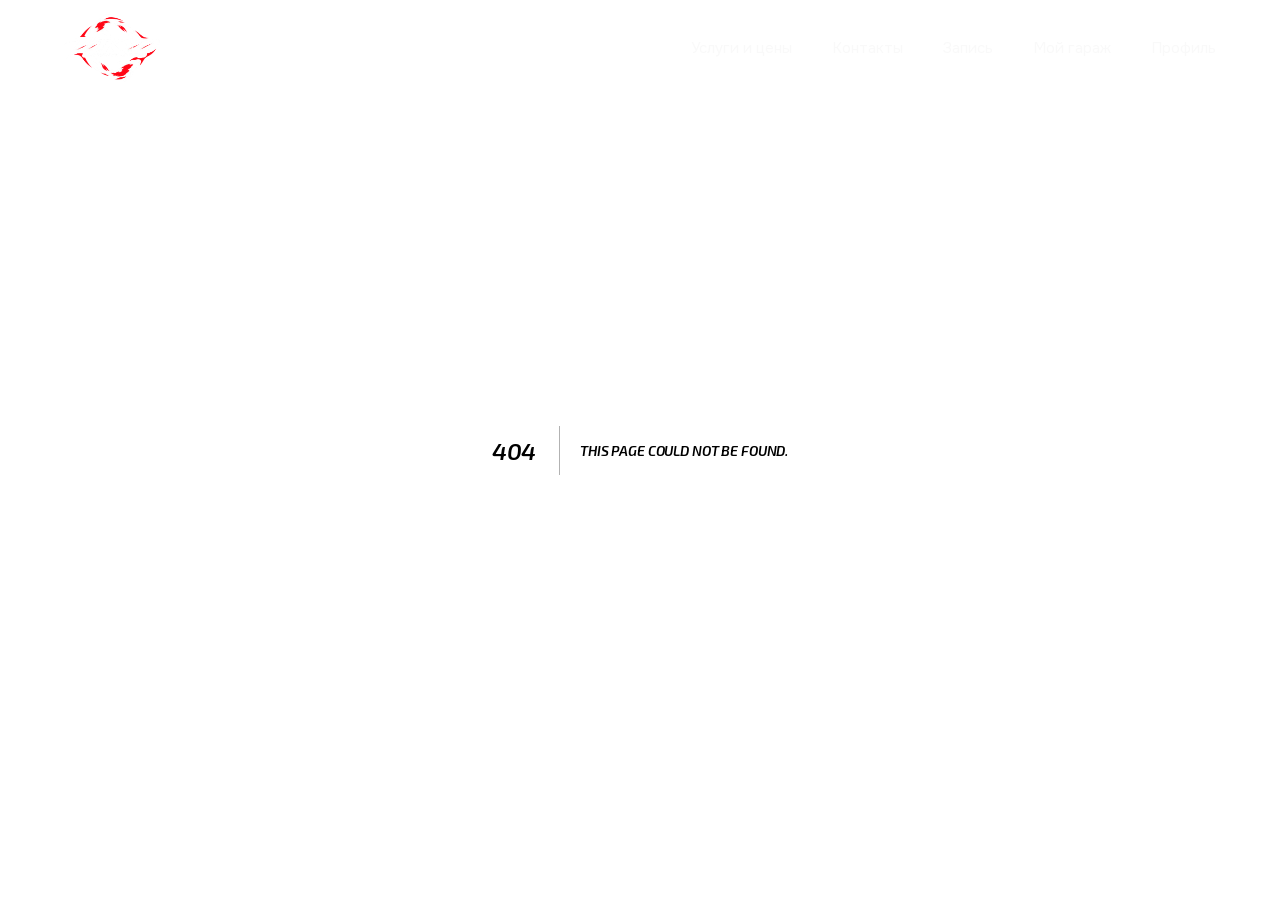
<file: 404/index.html>
<!DOCTYPE html><html lang="ru" data-theme="dark" class="s5PKCq_variable GpgOZW_variable antialiased"><head><meta charSet="utf-8"/><meta name="viewport" content="width=device-width, initial-scale=1, viewport-fit=cover"/><link rel="preload" as="image" href="/brand/tokyo-logo.png"/><link rel="stylesheet" href="/_next/static/chunks/05qtymw-rzylc.css" data-precedence="next"/><link rel="preload" as="script" fetchPriority="low" href="/_next/static/chunks/1pcw6gskne7pf.js"/><script src="/_next/static/chunks/2whg2n5r_t_s1.js" async=""></script><script src="/_next/static/chunks/1k6vud4yuzdun.js" async=""></script><script src="/_next/static/chunks/1wt7al7iiuzbs.js" async=""></script><script src="/_next/static/chunks/turbopack-2u1d16houkiyo.js" async=""></script><script src="/_next/static/chunks/1k182flqg9frh.js" async=""></script><script src="/_next/static/chunks/2fxo7t787hc55.js" async=""></script><script src="/_next/static/chunks/0qc2k19szmv4y.js" async=""></script><script src="/_next/static/chunks/306l4kye9fggg.js" async=""></script><meta name="robots" content="noindex"/><title>Tokyo Detailing Studio — детейлинг в Якутске</title><meta name="description" content="Мойка, химчистка, полировка, керамика. Прейскурант по классам авто и запись за три шага. Якутск, шоссе Отдыха, 2/4."/><meta name="application-name" content="Tokyo Detailing"/><link rel="manifest" href="/manifest.webmanifest"/><meta name="format-detection" content="telephone=no"/><meta name="mobile-web-app-capable" content="yes"/><meta name="apple-mobile-web-app-title" content="Tokyo"/><meta name="apple-mobile-web-app-status-bar-style" content="black-translucent"/><link rel="icon" href="/icon.png?icon.1gmn3g1608zho.png" sizes="96x96" type="image/png"/><link rel="apple-touch-icon" href="/apple-icon.png?apple-icon.33vqg0m949hzn.png" sizes="180x180" type="image/png"/><meta name="next-size-adjust" content=""/><meta name="theme-color" media="(prefers-color-scheme: light)" content="#050505"/><meta name="theme-color" media="(prefers-color-scheme: dark)" content="#050505"/><title>404: This page could not be found.</title><script>(function(){try{var p=null;try{p=localStorage.getItem("md-theme")}catch(e){}var d=true;var t=d?"dark":"light";document.documentElement.dataset.theme=t;var m=document.createElement("meta");m.name="theme-color";m.id="md-theme-color";m.content={"light":"#050505","dark":"#050505"}[t];document.head.prepend(m)}catch(e){}})()</script><script src="/_next/static/chunks/0cz1d0mv5g_q7.js" noModule=""></script></head><body class="min-h-svh bg-mist text-graphite"><div hidden=""><!--$--><!--/$--></div><header class="absolute inset-x-0 top-0 z-40 pt-[env(safe-area-inset-top)]"><div class="mx-auto flex h-16 max-w-[1440px] items-center justify-between px-5 lg:h-24 lg:px-16"><a aria-label="Tokyo Detailing Studio — на главную" class="relative z-50 block text-ink" href="/"><img src="/brand/tokyo-logo.png" alt="Tokyo Detailing Studio" width="720" height="510" class="block w-auto select-none h-11 lg:h-[68px]" draggable="false"/></a><div class="flex items-center gap-1 lg:gap-8"><nav aria-label="Основная навигация" class="hidden items-center gap-10 lg:flex"><a class="text-[15px] transition-colors duration-200 hover:text-ink text-muted" href="/#services">Услуги и цены</a><a class="text-[15px] transition-colors duration-200 hover:text-ink text-muted" href="/#contacts">Контакты</a><a class="text-[15px] transition-colors duration-200 hover:text-ink text-muted" href="/booking/">Запись</a><a class="text-[15px] transition-colors duration-200 hover:text-ink text-muted" href="/garage/">Мой гараж</a><a class="text-[15px] transition-colors duration-200 hover:text-ink text-muted" href="/profile/">Профиль</a></nav><button type="button" aria-label="Открыть меню" aria-expanded="false" class="relative z-50 -mr-2 flex size-11 items-center justify-center text-ink lg:hidden"><span class="relative block h-[10px] w-6"><span class="absolute left-0 top-0 h-[1.5px] w-6 rounded-full bg-current transition-transform duration-300 ease-soft "></span><span class="absolute bottom-0 left-0 h-[1.5px] w-6 rounded-full bg-current transition-transform duration-300 ease-soft "></span></span></button></div></div></header><div style="font-family:system-ui,&quot;Segoe UI&quot;,Roboto,Helvetica,Arial,sans-serif,&quot;Apple Color Emoji&quot;,&quot;Segoe UI Emoji&quot;;height:100vh;text-align:center;display:flex;flex-direction:column;align-items:center;justify-content:center"><div><style>body{color:#000;background:#fff;margin:0}.next-error-h1{border-right:1px solid rgba(0,0,0,.3)}@media (prefers-color-scheme:dark){body{color:#fff;background:#000}.next-error-h1{border-right:1px solid rgba(255,255,255,.3)}}</style><h1 class="next-error-h1" style="display:inline-block;margin:0 20px 0 0;padding:0 23px 0 0;font-size:24px;font-weight:500;vertical-align:top;line-height:49px">404</h1><div style="display:inline-block"><h2 style="font-size:14px;font-weight:400;line-height:49px;margin:0">This page could not be found.</h2></div></div></div><!--$--><!--/$--><div role="status" aria-live="polite" class="pointer-events-none fixed inset-x-0 bottom-[calc(var(--dock)+30px)] z-50 flex justify-center px-4 lg:bottom-10"></div><div role="status" aria-live="polite" class="pointer-events-none fixed inset-x-0 top-[calc(env(safe-area-inset-top)+12px)] z-[60] flex justify-center px-4"></div><div class="pointer-events-none fixed inset-x-0 bottom-[calc(var(--dock)+18px)] z-[55] flex justify-center px-3 lg:bottom-8"></div><script id="_R_">(globalThis["TURBOPACK"] || (globalThis["TURBOPACK"] = [])).push({"otherChunks":["static/chunks/1pcw6gskne7pf.js","static/chunks/2whg2n5r_t_s1.js","static/chunks/1k6vud4yuzdun.js","static/chunks/1wt7al7iiuzbs.js"],"runtimeModuleIds":[94553]});</script><script src="/_next/static/chunks/1pcw6gskne7pf.js" async=""></script><script>(self.__next_f=self.__next_f||[]).push([0])</script><script>self.__next_f.push([1,"1:\"$Sreact.fragment\"\n2:\"/_next/static/chunks/1k182flqg9frh.js\"\n3:\"/_next/static/chunks/2fxo7t787hc55.js\"\n4:\"/_next/static/chunks/0qc2k19szmv4y.js\"\n5:I[45745,[\"$2\",\"$3\",\"$4\"],\"Header\"]\n6:I[39756,[\"$2\",\"$3\",\"$4\"],\"default\"]\n7:\"/_next/static/chunks/306l4kye9fggg.js\"\n8:I[58298,[\"$2\",\"$3\",\"$4\",\"$7\"],\"default\"]\n9:I[37457,[\"$2\",\"$3\",\"$4\"],\"default\"]\na:I[50417,[\"$2\",\"$3\",\"$4\"],\"BottomNav\"]\nb:I[85807,[\"$2\",\"$3\",\"$4\"],\"SoonToast\"]\nc:I[30869,[\"$2\",\"$3\",\"$4\"],\"ThemeSync\"]\nd:I[92766,[\"$2\",\"$3\",\"$4\"],\"PwaRegister\"]\ne:I[71719,[\"$2\",\"$3\",\"$4\"],\"GisLinks\"]\nf:I[53985,[\"$2\",\"$3\",\"$4\"],\"AppStatus\"]\n13:I[97367,[\"$2\",\"$3\",\"$4\"],\"OutletBoundary\"]\n14:\"$Sreact.suspense\"\n16:\"ViewportBoundary\"\n17:I[97367,[\"$2\",\"$3\",\"$4\"],\"$16\"]\n19:\"MetadataBoundary\"\n1a:I[97367,[\"$2\",\"$3\",\"$4\"],\"$19\"]\n1c:I[68027,[\"$2\",\"$3\",\"$4\"],\"default\",1]\n:HL[\"/_next/static/chunks/05qtymw-rzylc.css\",\"style\"]\n11:X\n12:[[\"children\",{\"s\":\"__PAGE__\",\"h\":512,\"d\":{\"r\":[\"$\",\"$1\",\"c\",{\"children\":[[[\"$\",\"title\",null,{\"children\":\"404: This page could not be found.\"}],[\"$\",\"div\",null,{\"style\":\"$0:t:t:d:r:props:children:1:props:children:1:props:children:1:props:notFound:0:1:props:style\",\"children\":[\"$\",\"div\",null,{\"children\":[[\"$\",\"style\",null,{\"dangerouslySetInnerHTML\":{\"__html\":\"body{color:#000;background:#fff;margin:0}.next-error-h1{border-right:1px solid rgba(0,0,0,.3)}@media (prefers-color-scheme:dark){body{color:#fff;background:#000}.next-error-h1{border-right:1px solid rgba(255,255,255,.3)}}\"}}],[\"$\",\"h1\",null,{\"className\":\"next-error-h1\",\"style\":\"$0:t:t:d:r:props:children:1:props:children:1:props:children:1:props:notFound:0:1:props:children:props:children:1:props:style\",\"children\":404}],[\"$\",\"div\",null,{\"style\":\"$0:t:t:d:r:props:children:1:props:children:1:props:children:1:props:notFound:0:1:props:children:props:children:2:props:style\",\"children\":[\"$\",\"h2\",null,{\"style\":\"$0:t:t:d:r:props:children:1:props:children:1:props:children:1:props:notFound:0:1:props:children:props:children:2:props:children:props:style\",\"children\":\"This page could not be found.\"}]}]]}]}]],null,[\"$\",\"$L13\",null,{\"children\":[\"$\",\"$14\",null,{\"name\":\"Next.MetadataOutlet\",\"children\":\"$@15\"}]}]]}],\"p\":false,\"v\":null}}]]\n10:[[\"children\",{\"s\":\"/_not-found\",\"h\":512,\"d\":{\"r\":[\"$\",\"$1\",\"c\",{\"children\":[null,[\"$\",\"$L6\",null,{\"parallelRouterKey\":\"children\",\"error\":\"$undefined\",\"errorStyles\":\"$undefined\",\"errorScripts\":\"$undefined\",\"template\":[\"$\",\"$L9\",null,{}],\"templateStyles\":\"$undefined\",\"templateScripts\":\"$undefined\",\"notFound\":\"$undefined\",\"forbidden\":\"$undefined\",\"unauthorized\":\"$undefined\"}]]}],\"p\":false,\"v\":\"$11\"},\"c\":\"$Q12\"}]]\n0:{\"P\":null,\"c\":[\"\",\"_not-found\",\"\"],\"q\":\"\",\"i\":false,\"t\":{\"t\":{\"s\":\"\",\"h\":528,\"d\":{\"r\":[\"$\",\"$1\",\"c\",{\"children\":[[[\"$\",\"link\",\"0\",{\"rel\":\"stylesheet\",\"href\":\"/_next/static/chunks/05qtymw-rzylc.css\",\"precedence\":\"next\",\"crossOrigin\":\"$undefined\",\"nonce\":\"$undefined\"}],[\"$\",\"script\",\"script-0\",{\"src\":\"/_next/static/chunks/1k182flqg9frh.js\",\"async\":true,\"nonce\":\"$undefined\"}],[\"$\",\"script\",\"script-1\",{\"src\":\"/_next/static/chunks/2fxo7t787hc55.js\",\"async\":true,\"nonce\":\"$undefined\"}],[\"$\",\"script\",\"script-2\",{\"src\":\"/_next/static/chunks/0qc2k19szmv4y.js\",\"async\":true,\"nonce\":\"$undefined\"}]],[\"$\",\"html\",null,{\"lang\":\"ru\",\"data-theme\":\"dark\",\"className\":\"s5PKCq_variable GpgOZW_variable antialiased\",\"suppressHydrationWarning\":true,\"children\":[[\"$\",\"head\",null,{\"children\":[[\"$\",\"script\",null,{\"dangerouslySetInnerHTML\":{\"__html\":\"(function(){try{var p=null;try{p=localStorage.getItem(\\\"md-theme\\\")}catch(e){}var d=true;var t=d?\\\"dark\\\":\\\"light\\\";document.documentElement.dataset.theme=t;var m=document.createElement(\\\"meta\\\");m.name=\\\"theme-color\\\";m.id=\\\"md-theme-color\\\";m.content={\\\"light\\\":\\\"#050505\\\",\\\"dark\\\":\\\"#050505\\\"}[t];document.head.prepend(m)}catch(e){}})()\"}}],[\"$\",\"meta\",null,{\"name\":\"theme-color\",\"media\":\"(prefers-color-scheme: light)\",\"content\":\"#050505\"}],[\"$\",\"meta\",null,{\"name\":\"theme-color\",\"media\":\"(prefers-color-scheme: dark)\",\"content\":\"#050505\"}]]}],[\"$\",\"body\",null,{\"className\":\"min-h-svh bg-mist text-graphite\",\"children\":[[\"$\",\"$L5\",null,{}],[\"$\",\"$L6\",null,{\"parallelRouterKey\":\"children\",\"error\":\"$8\",\"errorStyles\":[],\"errorScripts\":[[\"$\",\"script\",\"script-0\",{\"src\":\"/_next/static/chunks/306l4kye9fggg.js\",\"async\":true,\"nonce\":\"$undefined\"}]],\"template\":[\"$\",\"$L9\",null,{}],\"templateStyles\":\"$undefined\",\"templateScripts\":\"$undefined\",\"notFound\":[[[\"$\",\"title\",null,{\"children\":\"404: This page could not be found.\"}],[\"$\",\"div\",null,{\"style\":{\"fontFamily\":\"system-ui,\\\"Segoe UI\\\",Roboto,Helvetica,Arial,sans-serif,\\\"Apple Color Emoji\\\",\\\"Segoe UI Emoji\\\"\",\"height\":\"100vh\",\"textAlign\":\"center\",\"display\":\"flex\",\"flexDirection\":\"column\",\"alignItems\":\"center\",\"justifyContent\":\"center\"},\"children\":[\"$\",\"div\",null,{\"children\":[[\"$\",\"style\",null,{\"dangerouslySetInnerHTML\":{\"__html\":\"body{color:#000;background:#fff;margin:0}.next-error-h1{border-right:1px solid rgba(0,0,0,.3)}@media (prefers-color-scheme:dark){body{color:#fff;background:#000}.next-error-h1{border-right:1px solid rgba(255,255,255,.3)}}\"}}],[\"$\",\"h1\",null,{\"className\":\"next-error-h1\",\"style\":{\"display\":\"inline-block\",\"margin\":\"0 20px 0 0\",\"padding\":\"0 23px 0 0\",\"fontSize\":24,\"fontWeight\":500,\"verticalAlign\":\"top\",\"lineHeight\":\"49px\"},\"children\":404}],[\"$\",\"div\",null,{\"style\":{\"display\":\"inline-block\"},\"children\":[\"$\",\"h2\",null,{\"style\":{\"fontSize\":14,\"fontWeight\":400,\"lineHeight\":\"49px\",\"margin\":0},\"children\":\"This page could not be found.\"}]}]]}]}]],[]],\"forbidden\":\"$undefined\",\"unauthorized\":\"$undefined\"}],[\"$\",\"$La\",null,{}],[\"$\",\"$Lb\",null,{}],[\"$\",\"$Lc\",null,{}],[\"$\",\"$Ld\",null,{}],[\"$\",\"$Le\",null,{}],[\"$\",\"$Lf\",null,{}]]}]]}]]}],\"p\":false,\"v\":null},\"c\":\"$Q10\"},\"h\":{\"r\":[\"$\",\"$1\",\"h\",{\"children\":[[\"$\",\"meta\",null,{\"name\":\"robots\",\"content\":\"noindex\"}],[\"$\",\"$L17\",null,{\"children\":\"$L18\"}],[\"$\",\"$L1a\",null,{\"children\":[[\"$\",\"div\",null,{\"hidden\":true,\"children\":[\"$\",\"$14\",null,{\"name\":\"Next.Metadata\",\"children\":\"$L1b\"}]}],null]}],[\"$\",\"meta\",null,{\"name\":\"next-size-adjust\",\"content\":\"\"}]]}],\"p\":false,\"v\":null}},\"m\":\"$undefined\",\"G\":[\"$1c\",[[\"$\",\"link\",\"0\",{\"rel\":\"stylesheet\",\"href\":\"/_next/static/chunks/05qtymw-rzylc.css\",\"precedence\":\"next\",\"crossOrigin\":\"$undefined\",\"nonce\":\"$undefined\"}]]],\"S\":true,\"r\":\"$undefined\",\"s\":\"$undefined\",\"a\":\"$undefined\",\"l\":\"$undefined\",\"p\":\"$undefined\",\"d\":\"$undefined\",\"b\":\"d4VjWEV-7u-VyeM2opesf\"}\n11:C\n18:[[\"$\",\"meta\",\"0\",{\"charSet\":\"utf-8\"}],[\"$\",\"meta\",\"1\",{\"name\":\"viewport\",\"content\":\"width=device-width, initial-scale=1, viewport-fit=cover\"}]]\n1d:I[27201,[\"$2\",\"$3\",\"$4\"],\"IconMark\"]\n15:null\n1b:[[\"$\",\"title\",\"0\",{\"children\":\"Tokyo Detailing Studio — детейлинг в Якутске\"}],[\"$\",\"meta\",\"1\",{\"name\":\"description\",\"content\":\"Мойка, химчистка, полировка, керамика. Прейскурант по классам авто и запись за три шага. Якутск, шоссе Отдыха, 2/4.\"}],[\"$\",\"meta\",\"2\",{\"name\":\"application-name\",\"content\":\"Tokyo Detailing\"}],[\"$\",\"link\",\"3\",{\"rel\":\"manifest\",\"href\":\"/manifest.webmanifest\",\"crossOrigin\":\"$undefined\"}],[\"$\",\"meta\",\"4\",{\"name\":\"format-detection\",\"content\":\"telephone=no\"}],[\"$\",\"meta\",\"5\",{\"name\":\"mobile-web-app-capable\",\"content\":\"yes\"}],[\"$\",\"meta\",\"6\",{\"name\":\"apple-mobile-web-app-title\",\"content\":\"Tokyo\"}],[\"$\",\"meta\",\"7\",{\"name\":\"apple-mobile-web-app-status-bar-style\",\"content\":\"black-translucent\"}],[\"$\",\"link\",\"8\",{\"rel\":\"icon\",\"href\":\"/icon.png?icon.1gmn3g1608zho.png\",\"sizes\":\"96x96\",\"type\":\"image/png\"}],[\"$\",\"link\",\"9\",{\"rel\":\"apple-touch-icon\",\"href\":\"/apple-icon.png?apple-icon.33vqg0m949hzn.png\",\"sizes\":\"180x180\",\"type\":\"image/png\"}],[\"$\",\"$L1d\",\"10\",{}]]\n"])</script></body></html>
</file>
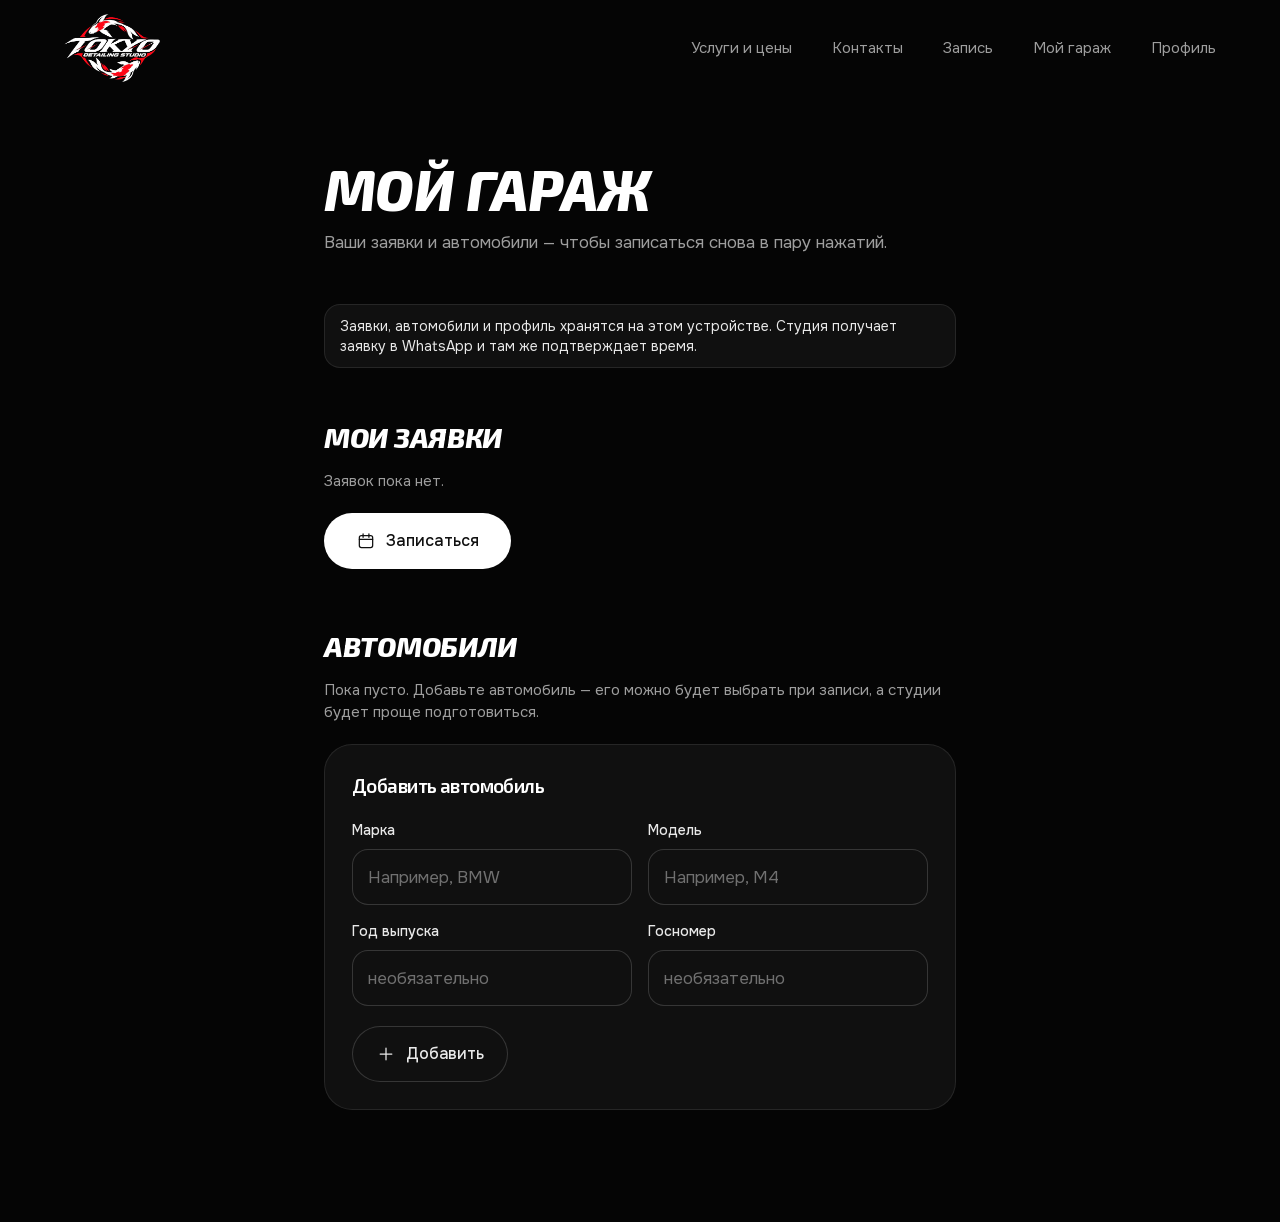
<file: garage/index.html>
<!DOCTYPE html><html lang="ru" data-theme="dark" class="s5PKCq_variable GpgOZW_variable antialiased"><head><meta charSet="utf-8"/><meta name="viewport" content="width=device-width, initial-scale=1, viewport-fit=cover"/><link rel="preload" href="/_next/static/media/01d917b2efda642a-s.p.0y1w0k24nk0rl.woff2" as="font" crossorigin="" type="font/woff2"/><link rel="preload" href="/_next/static/media/37253046121f9ac8-s.p.342nhdmq3f7um.woff2" as="font" crossorigin="" type="font/woff2"/><link rel="preload" href="/_next/static/media/4e40ad925acbda05-s.p.0xfoyxlx1-tli.woff2" as="font" crossorigin="" type="font/woff2"/><link rel="preload" href="/_next/static/media/57b2f9927c4082f3-s.p.0hvbihchgpcz-.woff2" as="font" crossorigin="" type="font/woff2"/><link rel="preload" href="/_next/static/media/751a0d19315937ce-s.p.3-p5cznzdfi69.woff2" as="font" crossorigin="" type="font/woff2"/><link rel="preload" href="/_next/static/media/c50b0495a1ff0f08-s.p.2sla2yow9-9p_.woff2" as="font" crossorigin="" type="font/woff2"/><link rel="preload" as="image" href="/brand/tokyo-logo.png"/><link rel="stylesheet" href="/_next/static/chunks/05qtymw-rzylc.css" data-precedence="next"/><link rel="preload" as="script" fetchPriority="low" href="/_next/static/chunks/1pcw6gskne7pf.js"/><script src="/_next/static/chunks/2whg2n5r_t_s1.js" async=""></script><script src="/_next/static/chunks/1k6vud4yuzdun.js" async=""></script><script src="/_next/static/chunks/1wt7al7iiuzbs.js" async=""></script><script src="/_next/static/chunks/turbopack-2u1d16houkiyo.js" async=""></script><script src="/_next/static/chunks/1k182flqg9frh.js" async=""></script><script src="/_next/static/chunks/2fxo7t787hc55.js" async=""></script><script src="/_next/static/chunks/0qc2k19szmv4y.js" async=""></script><script src="/_next/static/chunks/306l4kye9fggg.js" async=""></script><script src="/_next/static/chunks/1w_vq-l171ak8.js" async=""></script><script src="/_next/static/chunks/2tb99w3yr0ziz.js" async=""></script><title>Мой гараж — Tokyo Detailing Studio</title><meta name="description" content="Ваши заявки и автомобили — чтобы записаться снова в пару нажатий."/><meta name="application-name" content="Tokyo Detailing"/><link rel="manifest" href="/manifest.webmanifest"/><meta name="format-detection" content="telephone=no"/><meta name="mobile-web-app-capable" content="yes"/><meta name="apple-mobile-web-app-title" content="Tokyo"/><meta name="apple-mobile-web-app-status-bar-style" content="black-translucent"/><link rel="icon" href="/icon.png?icon.1gmn3g1608zho.png" sizes="96x96" type="image/png"/><link rel="apple-touch-icon" href="/apple-icon.png?apple-icon.33vqg0m949hzn.png" sizes="180x180" type="image/png"/><meta name="next-size-adjust" content=""/><meta name="theme-color" media="(prefers-color-scheme: light)" content="#050505"/><meta name="theme-color" media="(prefers-color-scheme: dark)" content="#050505"/><script>(function(){try{var p=null;try{p=localStorage.getItem("md-theme")}catch(e){}var d=true;var t=d?"dark":"light";document.documentElement.dataset.theme=t;var m=document.createElement("meta");m.name="theme-color";m.id="md-theme-color";m.content={"light":"#050505","dark":"#050505"}[t];document.head.prepend(m)}catch(e){}})()</script><script src="/_next/static/chunks/0cz1d0mv5g_q7.js" noModule=""></script></head><body class="min-h-svh bg-mist text-graphite"><div hidden=""><!--$--><!--/$--></div><header class="absolute inset-x-0 top-0 z-40 pt-[env(safe-area-inset-top)]"><div class="mx-auto flex h-16 max-w-[1440px] items-center justify-between px-5 lg:h-24 lg:px-16"><a aria-label="Tokyo Detailing Studio — на главную" class="relative z-50 block text-ink" href="/"><img src="/brand/tokyo-logo.png" alt="Tokyo Detailing Studio" width="720" height="510" class="block w-auto select-none h-11 lg:h-[68px]" draggable="false"/></a><div class="flex items-center gap-1 lg:gap-8"><nav aria-label="Основная навигация" class="hidden items-center gap-10 lg:flex"><a class="text-[15px] transition-colors duration-200 hover:text-ink text-muted" href="/#services">Услуги и цены</a><a class="text-[15px] transition-colors duration-200 hover:text-ink text-muted" href="/#contacts">Контакты</a><a class="text-[15px] transition-colors duration-200 hover:text-ink text-muted" href="/booking/">Запись</a><a class="text-[15px] transition-colors duration-200 hover:text-ink text-muted" href="/garage/">Мой гараж</a><a class="text-[15px] transition-colors duration-200 hover:text-ink text-muted" href="/profile/">Профиль</a></nav><button type="button" aria-label="Открыть меню" aria-expanded="false" class="relative z-50 -mr-2 flex size-11 items-center justify-center text-ink lg:hidden"><span class="relative block h-[10px] w-6"><span class="absolute left-0 top-0 h-[1.5px] w-6 rounded-full bg-current transition-transform duration-300 ease-soft "></span><span class="absolute bottom-0 left-0 h-[1.5px] w-6 rounded-full bg-current transition-transform duration-300 ease-soft "></span></span></button></div></div></header><main class="page-enter mx-auto min-h-svh px-5 pb-[calc(var(--dock)+96px)] pt-[calc(env(safe-area-inset-top)+92px)] lg:px-16 lg:pb-28 lg:pt-40 max-w-[760px]"><header class="mb-8 lg:mb-12"><h1 class="text-[clamp(28px,8.2vw,36px)] font-semibold leading-[1.04] tracking-[-0.04em] text-ink [overflow-wrap:anywhere] lg:text-[56px]">Мой гараж</h1><p class="mt-3 max-w-[52ch] text-[15.5px] leading-[1.5] text-muted lg:text-[17px]">Ваши заявки и автомобили — чтобы записаться снова в пару нажатий.</p></header><p class="mb-10 rounded-2xl bg-white px-4 py-3 text-[14px] leading-[1.45] text-graphite ring-1 ring-inset ring-line lg:mb-12">Заявки, автомобили и профиль хранятся на этом устройстве. Студия получает заявку в WhatsApp и там же подтверждает время.</p><div aria-busy="true" class="space-y-2.5"><div class="h-20 rounded-[22px] bg-graphite/[0.05]"></div><div class="h-20 rounded-[22px] bg-graphite/[0.05]"></div></div></main><!--$--><!--/$--><div role="status" aria-live="polite" class="pointer-events-none fixed inset-x-0 bottom-[calc(var(--dock)+30px)] z-50 flex justify-center px-4 lg:bottom-10"></div><div role="status" aria-live="polite" class="pointer-events-none fixed inset-x-0 top-[calc(env(safe-area-inset-top)+12px)] z-[60] flex justify-center px-4"></div><div class="pointer-events-none fixed inset-x-0 bottom-[calc(var(--dock)+18px)] z-[55] flex justify-center px-3 lg:bottom-8"></div><script id="_R_">(globalThis["TURBOPACK"] || (globalThis["TURBOPACK"] = [])).push({"otherChunks":["static/chunks/1pcw6gskne7pf.js","static/chunks/2whg2n5r_t_s1.js","static/chunks/1k6vud4yuzdun.js","static/chunks/1wt7al7iiuzbs.js"],"runtimeModuleIds":[94553]});</script><script src="/_next/static/chunks/1pcw6gskne7pf.js" async=""></script><script>(self.__next_f=self.__next_f||[]).push([0])</script><script>self.__next_f.push([1,"1:\"$Sreact.fragment\"\n2:\"/_next/static/chunks/1k182flqg9frh.js\"\n3:\"/_next/static/chunks/2fxo7t787hc55.js\"\n4:\"/_next/static/chunks/0qc2k19szmv4y.js\"\n5:I[45745,[\"$2\",\"$3\",\"$4\"],\"Header\"]\n6:I[39756,[\"$2\",\"$3\",\"$4\"],\"default\"]\n7:\"/_next/static/chunks/306l4kye9fggg.js\"\n8:I[58298,[\"$2\",\"$3\",\"$4\",\"$7\"],\"default\"]\n9:I[37457,[\"$2\",\"$3\",\"$4\"],\"default\"]\na:I[50417,[\"$2\",\"$3\",\"$4\"],\"BottomNav\"]\nb:I[85807,[\"$2\",\"$3\",\"$4\"],\"SoonToast\"]\nc:I[30869,[\"$2\",\"$3\",\"$4\"],\"ThemeSync\"]\nd:I[92766,[\"$2\",\"$3\",\"$4\"],\"PwaRegister\"]\ne:I[71719,[\"$2\",\"$3\",\"$4\"],\"GisLinks\"]\nf:I[53985,[\"$2\",\"$3\",\"$4\"],\"AppStatus\"]\n13:\"/_next/static/chunks/1w_vq-l171ak8.js\"\n14:\"/_next/static/chunks/2tb99w3yr0ziz.js\"\n15:I[3412,[\"$2\",\"$3\",\"$4\",\"$13\",\"$14\"],\"GarageContent\"]\n17:\"ViewportBoundary\"\n18:I[97367,[\"$2\",\"$3\",\"$4\"],\"$17\"]\n1a:\"MetadataBoundary\"\n1b:I[97367,[\"$2\",\"$3\",\"$4\"],\"$1a\"]\n1c:\"$Sreact.suspense\"\n1e:I[68027,[\"$2\",\"$3\",\"$4\"],\"default\",1]\n:HL[\"/_next/static/chunks/05qtymw-rzylc.css\",\"style\"]\n:HL[\"/_next/static/media/01d917b2efda642a-s.p.0y1w0k24nk0rl.woff2\",\"font\",{\"crossOrigin\":\"\",\"type\":\"font/woff2\"}]\n:HL[\"/_next/static/media/37253046121f9ac8-s.p.342nhdmq3f7um.woff2\",\"font\",{\"crossOrigin\":\"\",\"type\":\"font/woff2\"}]\n:HL[\"/_next/static/media/4e40ad925acbda05-s.p.0xfoyxlx1-tli.woff2\",\"font\",{\"crossOrigin\":\"\",\"type\":\"font/woff2\"}]\n:HL[\"/_next/static/media/57b2f9927c4082f3-s.p.0hvbihchgpcz-.woff2\",\"font\",{\"crossOrigin\":\"\",\"type\":\"font/woff2\"}]\n:HL[\"/_next/static/media/751a0d19315937ce-s.p.3-p5cznzdfi69.woff2\",\"font\",{\"crossOrigin\":\"\",\"type\":\"font/woff2\"}]\n:HL[\"/_next/static/media/c50b0495a1ff0f08-s.p.2sla2yow9-9p_.woff2\",\"font\",{\"crossOrigin\":\"\",\"type\":\"font/woff2\"}]\n11:X\n12:[[\"children\",{\"s\":\"__PAGE__\",\"h\":512,\"d\":{\"r\":[\"$\",\"$1\",\"c\",{\"children\":[[\"$\",\"main\",null,{\"className\":\"page-enter mx-auto min-h-svh px-5 pb-[calc(var(--dock)+96px)] pt-[calc(env(safe-area-inset-top)+92px)] lg:px-16 lg:pb-28 lg:pt-40 max-w-[760px]\",\"children\":[[\"$\",\"header\",null,{\"className\":\"mb-8 lg:mb-12\",\"children\":[[\"$\",\"h1\",null,{\"className\":\"text-[clamp(28px,8.2vw,36px)] font-semibold leading-[1.04] tracking-[-0.04em] text-ink [overflow-wrap:anywhere] lg:text-[56px]\",\"children\":\"Мой гараж\"}],[\"$\",\"p\",null,{\"className\":\"mt-3 max-w-[52ch] text-[15.5px] leading-[1.5] text-muted lg:text-[17px]\",\"children\":\"Ваши заявки и автомобили — чтобы записаться снова в пару нажатий.\"}]]}],[\"$\",\"p\",null,{\"className\":\"mb-10 rounded-2xl bg-white px-4 py-3 text-[14px] leading-[1.45] text-graphite ring-1 ring-inset ring-line lg:mb-12\",\"children\":\"Заявки, автомобили и профиль хранятся на этом устройстве. Студия получает заявку в WhatsApp и там же подтверждает время.\"}],[\"$\",\"$L15\",null,{}]]}],[[\"$\",\"script\",\"script-0\",{\"src\":\"/_next/static/chunks/1w_vq-l171ak8.js\",\"async\":true,\"nonce\":\"$undefined\"}],[\"$\",\"script\",\"script-1\",{\"src\":\"/_next/static/chunks/2tb99w3yr0ziz.js\",\"async\":true,\"nonce\":\"$undefined\"}]],\"$L16\"]}],\"p\":false,\"v\":null}}]]\n10:[[\"children\",{\"s\":\"garage\",\"h\":512,\"d\":{\"r\":[\"$\",\"$1\",\"c\",{\"children\":[null,[\"$\",\"$L6\",null,{\"parallelRouterKey\":\"children\",\"error\":\"$undefined\",\"errorStyles\":\"$undefined\",\"errorScripts\":\"$undefined\",\"template\":[\"$\",\"$L9\",null,{}],\"templateStyles\":\"$undefined\",\"templateScripts\":\"$undefined\",\"notFound\":\"$undefined\",\"forbidden\":\"$undefined\",\"unauthorized\":\"$undefined\"}]]}],\"p\":false,\"v\":\"$11\"},\"c\":\"$Q12\"}]]\n0:{\"P\":null,\"c\":[\"\",\"garage\",\"\"],\"q\":\"\",\"i\":false,\"t\":{\"t\":{\"s\":\"\",\"h\":528,\"d\":{\"r\":[\"$\",\"$1\",\"c\",{\"children\":[[[\"$\",\"link\",\"0\",{\"rel\":\"stylesheet\",\"href\":\"/_next/static/chunks/05qtymw-rzylc.css\",\"precedence\":\"next\",\"crossOrigin\":\"$undefined\",\"nonce\":\"$undefined\"}],[\"$\",\"script\",\"script-0\",{\"src\":\"/_next/static/chunks/1k182flqg9frh.js\",\"async\":true,\"nonce\":\"$undefined\"}],[\"$\",\"script\",\"script-1\",{\"src\":\"/_next/static/chunks/2fxo7t787hc55.js\",\"async\":true,\"nonce\":\"$undefined\"}],[\"$\",\"script\",\"script-2\",{\"src\":\"/_next/static/chunks/0qc2k19szmv4y.js\",\"async\":true,\"nonce\":\"$undefined\"}]],[\"$\",\"html\",null,{\"lang\":\"ru\",\"data-theme\":\"dark\",\"className\":\"s5PKCq_variable GpgOZW_variable antialiased\",\"suppressHydrationWarning\":true,\"children\":[[\"$\",\"head\",null,{\"children\":[[\"$\",\"script\",null,{\"dangerouslySetInnerHTML\":{\"__html\":\"(function(){try{var p=null;try{p=localStorage.getItem(\\\"md-theme\\\")}catch(e){}var d=true;var t=d?\\\"dark\\\":\\\"light\\\";document.documentElement.dataset.theme=t;var m=document.createElement(\\\"meta\\\");m.name=\\\"theme-color\\\";m.id=\\\"md-theme-color\\\";m.content={\\\"light\\\":\\\"#050505\\\",\\\"dark\\\":\\\"#050505\\\"}[t];document.head.prepend(m)}catch(e){}})()\"}}],[\"$\",\"meta\",null,{\"name\":\"theme-color\",\"media\":\"(prefers-color-scheme: light)\",\"content\":\"#050505\"}],[\"$\",\"meta\",null,{\"name\":\"theme-color\",\"media\":\"(prefers-color-scheme: dark)\",\"content\":\"#050505\"}]]}],[\"$\",\"body\",null,{\"className\":\"min-h-svh bg-mist text-graphite\",\"children\":[[\"$\",\"$L5\",null,{}],[\"$\",\"$L6\",null,{\"parallelRouterKey\":\"children\",\"error\":\"$8\",\"errorStyles\":[],\"errorScripts\":[[\"$\",\"script\",\"script-0\",{\"src\":\"/_next/static/chunks/306l4kye9fggg.js\",\"async\":true,\"nonce\":\"$undefined\"}]],\"template\":[\"$\",\"$L9\",null,{}],\"templateStyles\":\"$undefined\",\"templateScripts\":\"$undefined\",\"notFound\":[[[\"$\",\"title\",null,{\"children\":\"404: This page could not be found.\"}],[\"$\",\"div\",null,{\"style\":{\"fontFamily\":\"system-ui,\\\"Segoe UI\\\",Roboto,Helvetica,Arial,sans-serif,\\\"Apple Color Emoji\\\",\\\"Segoe UI Emoji\\\"\",\"height\":\"100vh\",\"textAlign\":\"center\",\"display\":\"flex\",\"flexDirection\":\"column\",\"alignItems\":\"center\",\"justifyContent\":\"center\"},\"children\":[\"$\",\"div\",null,{\"children\":[[\"$\",\"style\",null,{\"dangerouslySetInnerHTML\":{\"__html\":\"body{color:#000;background:#fff;margin:0}.next-error-h1{border-right:1px solid rgba(0,0,0,.3)}@media (prefers-color-scheme:dark){body{color:#fff;background:#000}.next-error-h1{border-right:1px solid rgba(255,255,255,.3)}}\"}}],[\"$\",\"h1\",null,{\"className\":\"next-error-h1\",\"style\":{\"display\":\"inline-block\",\"margin\":\"0 20px 0 0\",\"padding\":\"0 23px 0 0\",\"fontSize\":24,\"fontWeight\":500,\"verticalAlign\":\"top\",\"lineHeight\":\"49px\"},\"children\":404}],[\"$\",\"div\",null,{\"style\":{\"display\":\"inline-block\"},\"children\":[\"$\",\"h2\",null,{\"style\":{\"fontSize\":14,\"fontWeight\":400,\"lineHeight\":\"49px\",\"margin\":0},\"children\":\"This page could not be found.\"}]}]]}]}]],[]],\"forbidden\":\"$undefined\",\"unauthorized\":\"$undefined\"}],[\"$\",\"$La\",null,{}],[\"$\",\"$Lb\",null,{}],[\"$\",\"$Lc\",null,{}],[\"$\",\"$Ld\",null,{}],[\"$\",\"$Le\",null,{}],[\"$\",\"$Lf\",null,{}]]}]]}]]}],\"p\":false,\"v\":null},\"c\":\"$Q10\"},\"h\":{\"r\":[\"$\",\"$1\",\"h\",{\"children\":[null,[\"$\",\"$L18\",null,{\"children\":\"$L19\"}],[\"$\",\"$L1b\",null,{\"children\":[[\"$\",\"div\",null,{\"hidden\":true,\"children\":[\"$\",\"$1c\",null,{\"name\":\"Next.Metadata\",\"children\":\"$L1d\"}]}],null]}],[\"$\",\"meta\",null,{\"name\":\"next-size-adjust\",\"content\":\"\"}]]}],\"p\":false,\"v\":null}},\"m\":\"$undefined\",\"G\":[\"$1e\",[[\"$\",\"link\",\"0\",{\"rel\":\"stylesheet\",\"href\":\"/_next/static/chunks/05qtymw-rzylc.css\",\"precedence\":\"next\",\"crossOrigin\":\"$undefined\",\"nonce\":\"$undefined\"}]]],\"S\":true,\"r\":\"$undefined\",\"s\":\"$undefined\",\"a\":\"$undefined\",\"l\":\"$undefined\",\"p\":\"$undefined\",\"d\":\"$undefined\",\"b\":\"d4VjWEV-7u-VyeM2opesf\"}\n1f:I[97367,[\"$2\",\"$3\",\"$4\"],\"OutletBoundary\"]\n11:C\n16:[\"$\",\"$L1f\",null,{\"children\":[\"$\",\"$1c\",null,{\"name\":\"Next.MetadataOutlet\",\"children\":\"$@20\"}]}]\n19:[[\"$\",\"meta\",\"0\",{\"charSet\":\"utf-8\"}],[\"$\",\"meta\",\"1\",{\"name\":\"viewport\",\"content\":\"width=device-width, initial-scale=1, viewport-fit=cover\"}]]\n21:I[27201,[\"$2\",\"$3\",\"$4\"],\"IconMark\"]\n1d:[[\"$\",\"title\",\"0\",{\"children\":\"Мой гараж — Tokyo Detailing Studio\"}],[\"$\",\"meta\",\"1\",{\"name\":\"description\",\"content\":\"Ваши заявки и автомобили — чтобы записаться снова в пару нажатий.\"}],[\"$\",\"meta\",\"2\",{\"name\":\"application-name\",\"content\":\"Tokyo Detailing\"}],[\"$\",\"link\",\"3\",{\"rel\":\"manifest\",\"href\":\"/manifest.webmanifest\",\"crossOrigin\":\"$undefined\"}],[\"$\",\"meta\",\"4\",{\"name\":\"format-detection\",\"content\":\"telephone=no\"}],[\"$\",\"meta\",\"5\",{\"name\":\"mobile-web-app-capable\",\"content\":\"yes\"}],[\"$\",\"meta\",\"6\",{\"name\":\"apple-mobile-web-app-title\",\"content\":\"Tokyo\"}],[\"$\",\"meta\",\"7\",{\"name\":\"apple-mobile-web-app-status-bar-style\",\"content\":\"black-translucent\"}],[\"$\",\"link\",\"8\",{\"rel\":\"icon\",\"href\":\"/icon.png?icon.1gmn3g1608zho.png\",\"sizes\":\"96x96\",\"type\":\"image/png\"}],[\"$\",\"link\",\"9\",{\"rel\":\"apple-touch-icon\",\"href\":\"/apple-icon.png?apple-icon.33vqg0m949hzn.png\",\"sizes\":\"180x180\",\"type\":\"image/png\"}],[\"$\",\"$L21\",\"10\",{}]]\n20:null\n"])</script></body></html>
</file>
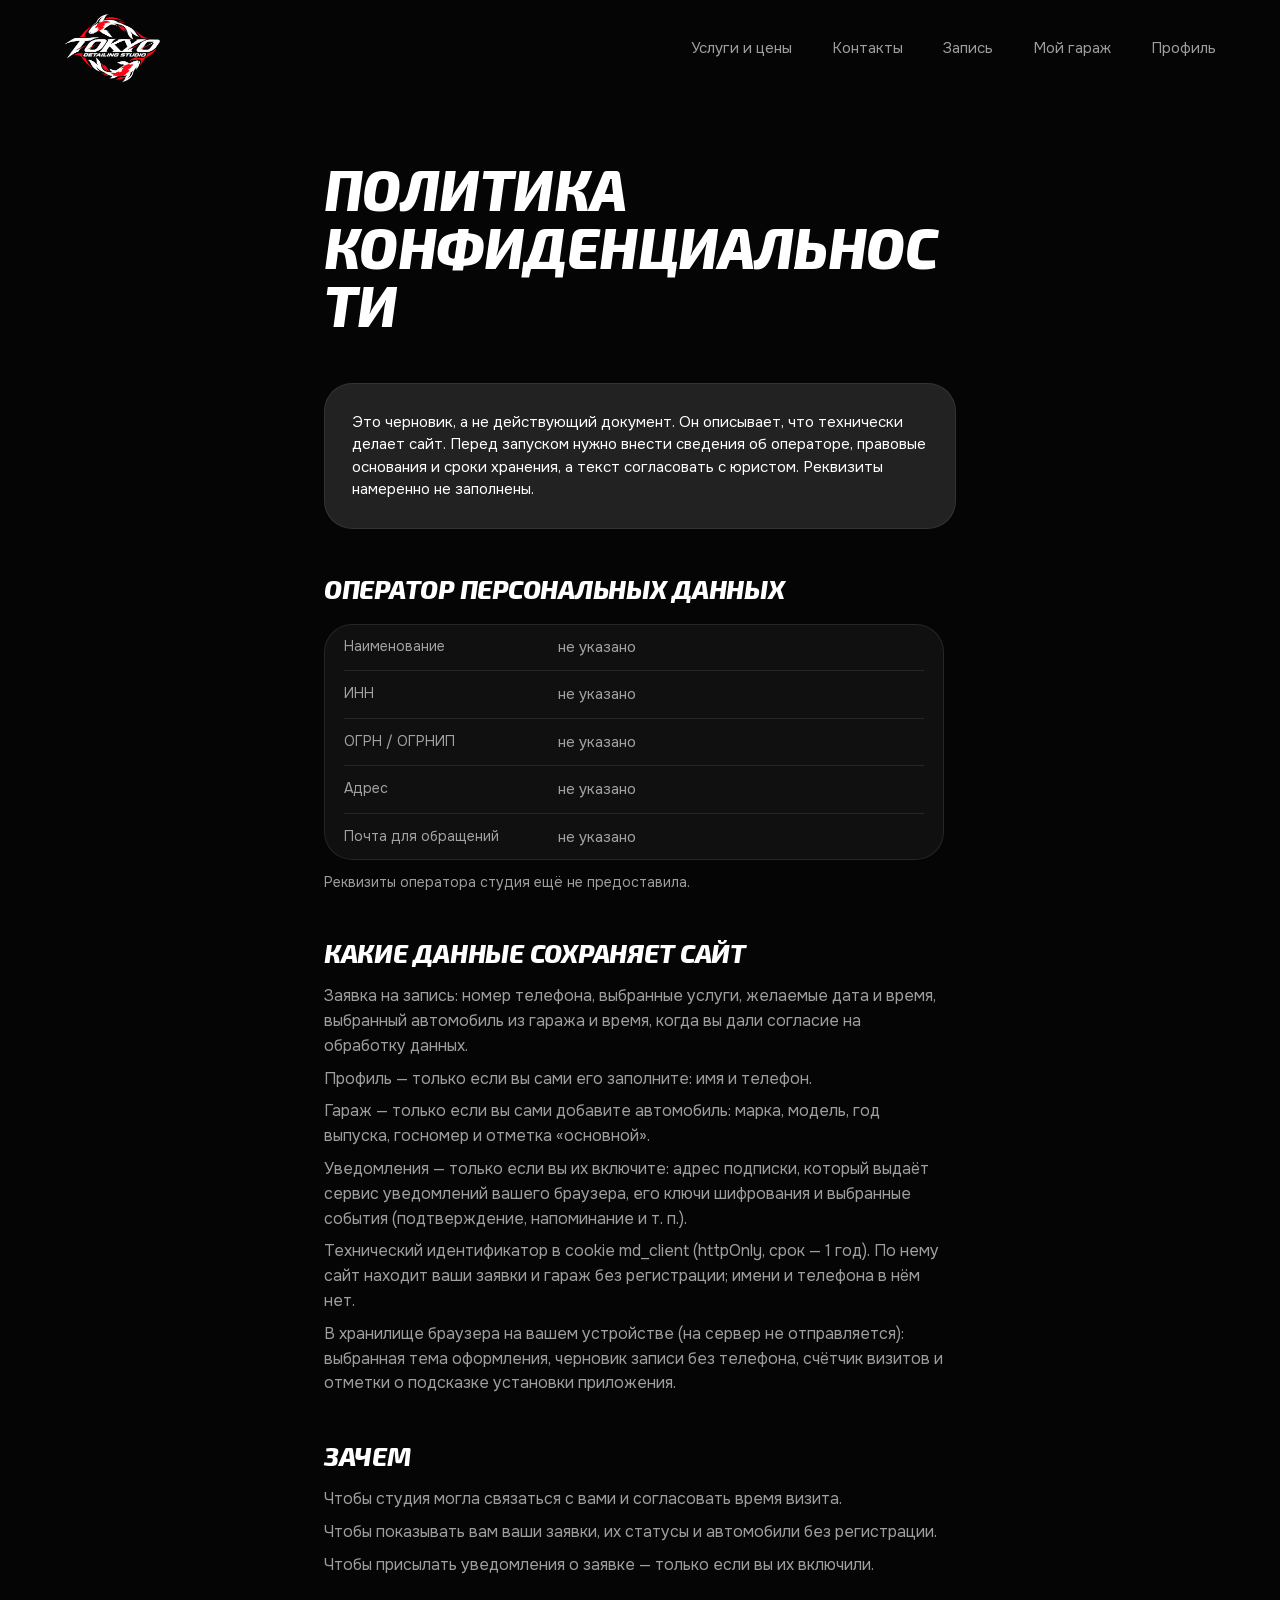
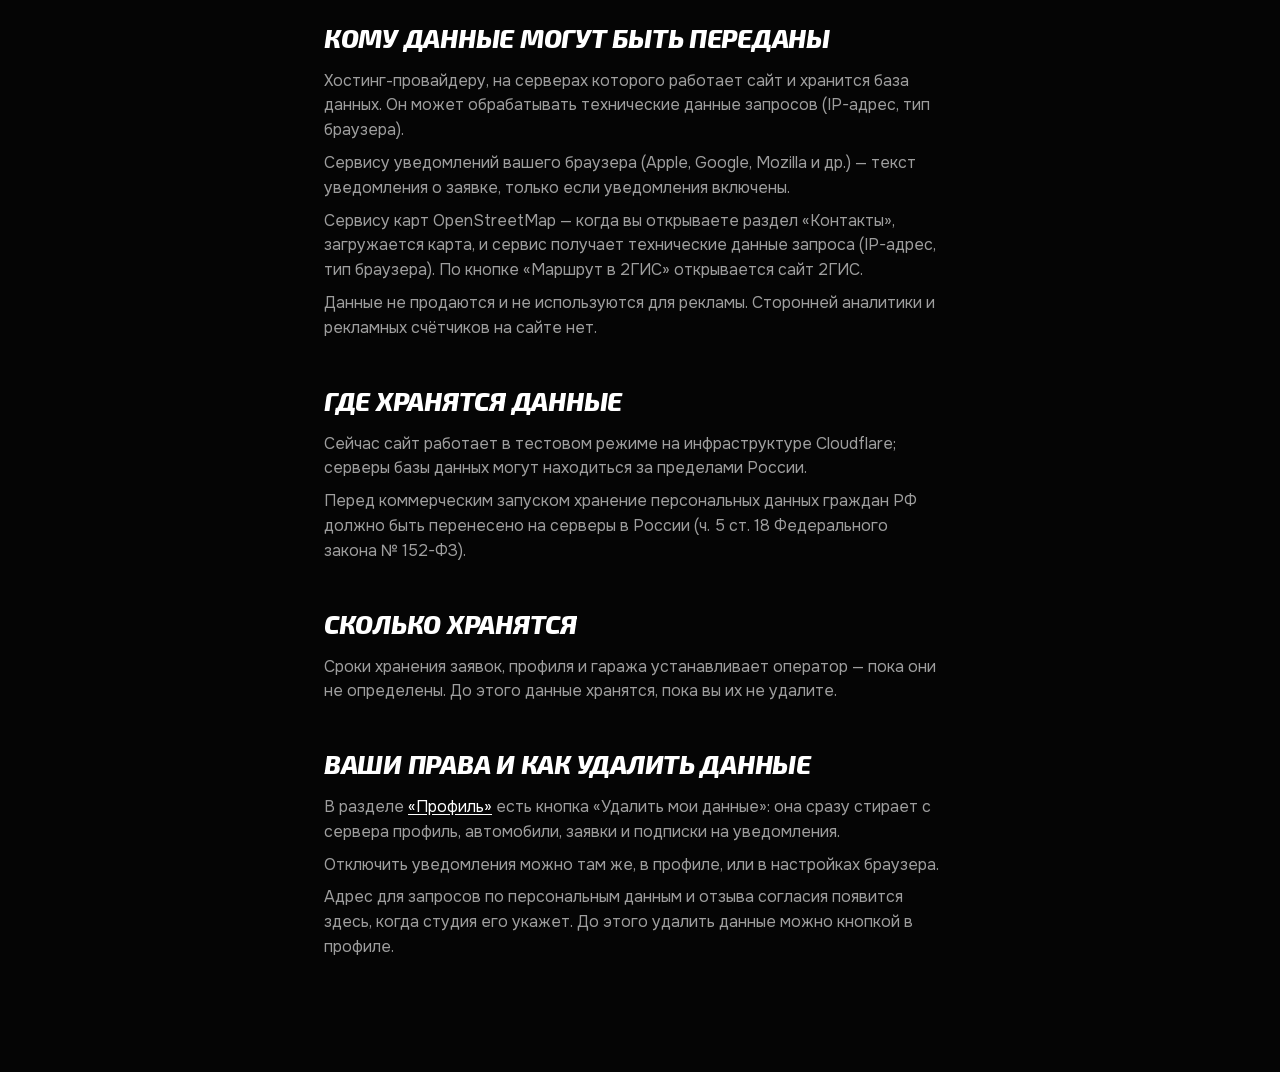
<file: privacy/index.html>
<!DOCTYPE html><html lang="ru" data-theme="dark" class="s5PKCq_variable GpgOZW_variable antialiased"><head><meta charSet="utf-8"/><meta name="viewport" content="width=device-width, initial-scale=1, viewport-fit=cover"/><link rel="preload" href="/_next/static/media/01d917b2efda642a-s.p.0y1w0k24nk0rl.woff2" as="font" crossorigin="" type="font/woff2"/><link rel="preload" href="/_next/static/media/37253046121f9ac8-s.p.342nhdmq3f7um.woff2" as="font" crossorigin="" type="font/woff2"/><link rel="preload" href="/_next/static/media/4e40ad925acbda05-s.p.0xfoyxlx1-tli.woff2" as="font" crossorigin="" type="font/woff2"/><link rel="preload" href="/_next/static/media/57b2f9927c4082f3-s.p.0hvbihchgpcz-.woff2" as="font" crossorigin="" type="font/woff2"/><link rel="preload" href="/_next/static/media/751a0d19315937ce-s.p.3-p5cznzdfi69.woff2" as="font" crossorigin="" type="font/woff2"/><link rel="preload" href="/_next/static/media/c50b0495a1ff0f08-s.p.2sla2yow9-9p_.woff2" as="font" crossorigin="" type="font/woff2"/><link rel="preload" as="image" href="/brand/tokyo-logo.png"/><link rel="stylesheet" href="/_next/static/chunks/05qtymw-rzylc.css" data-precedence="next"/><link rel="preload" as="script" fetchPriority="low" href="/_next/static/chunks/1pcw6gskne7pf.js"/><script src="/_next/static/chunks/2whg2n5r_t_s1.js" async=""></script><script src="/_next/static/chunks/1k6vud4yuzdun.js" async=""></script><script src="/_next/static/chunks/1wt7al7iiuzbs.js" async=""></script><script src="/_next/static/chunks/turbopack-2u1d16houkiyo.js" async=""></script><script src="/_next/static/chunks/1k182flqg9frh.js" async=""></script><script src="/_next/static/chunks/2fxo7t787hc55.js" async=""></script><script src="/_next/static/chunks/0qc2k19szmv4y.js" async=""></script><script src="/_next/static/chunks/306l4kye9fggg.js" async=""></script><title>Политика конфиденциальности — Tokyo Detailing Studio</title><meta name="description" content="Мойка, химчистка, полировка, керамика. Прейскурант по классам авто и запись за три шага. Якутск, шоссе Отдыха, 2/4."/><meta name="application-name" content="Tokyo Detailing"/><link rel="manifest" href="/manifest.webmanifest"/><meta name="robots" content="noindex"/><meta name="format-detection" content="telephone=no"/><meta name="mobile-web-app-capable" content="yes"/><meta name="apple-mobile-web-app-title" content="Tokyo"/><meta name="apple-mobile-web-app-status-bar-style" content="black-translucent"/><link rel="icon" href="/icon.png?icon.1gmn3g1608zho.png" sizes="96x96" type="image/png"/><link rel="apple-touch-icon" href="/apple-icon.png?apple-icon.33vqg0m949hzn.png" sizes="180x180" type="image/png"/><meta name="next-size-adjust" content=""/><meta name="theme-color" media="(prefers-color-scheme: light)" content="#050505"/><meta name="theme-color" media="(prefers-color-scheme: dark)" content="#050505"/><script>(function(){try{var p=null;try{p=localStorage.getItem("md-theme")}catch(e){}var d=true;var t=d?"dark":"light";document.documentElement.dataset.theme=t;var m=document.createElement("meta");m.name="theme-color";m.id="md-theme-color";m.content={"light":"#050505","dark":"#050505"}[t];document.head.prepend(m)}catch(e){}})()</script><script src="/_next/static/chunks/0cz1d0mv5g_q7.js" noModule=""></script></head><body class="min-h-svh bg-mist text-graphite"><div hidden=""><!--$--><!--/$--></div><header class="absolute inset-x-0 top-0 z-40 pt-[env(safe-area-inset-top)]"><div class="mx-auto flex h-16 max-w-[1440px] items-center justify-between px-5 lg:h-24 lg:px-16"><a aria-label="Tokyo Detailing Studio — на главную" class="relative z-50 block text-ink" href="/"><img src="/brand/tokyo-logo.png" alt="Tokyo Detailing Studio" width="720" height="510" class="block w-auto select-none h-11 lg:h-[68px]" draggable="false"/></a><div class="flex items-center gap-1 lg:gap-8"><nav aria-label="Основная навигация" class="hidden items-center gap-10 lg:flex"><a class="text-[15px] transition-colors duration-200 hover:text-ink text-muted" href="/#services">Услуги и цены</a><a class="text-[15px] transition-colors duration-200 hover:text-ink text-muted" href="/#contacts">Контакты</a><a class="text-[15px] transition-colors duration-200 hover:text-ink text-muted" href="/booking/">Запись</a><a class="text-[15px] transition-colors duration-200 hover:text-ink text-muted" href="/garage/">Мой гараж</a><a class="text-[15px] transition-colors duration-200 hover:text-ink text-muted" href="/profile/">Профиль</a></nav><button type="button" aria-label="Открыть меню" aria-expanded="false" class="relative z-50 -mr-2 flex size-11 items-center justify-center text-ink lg:hidden"><span class="relative block h-[10px] w-6"><span class="absolute left-0 top-0 h-[1.5px] w-6 rounded-full bg-current transition-transform duration-300 ease-soft "></span><span class="absolute bottom-0 left-0 h-[1.5px] w-6 rounded-full bg-current transition-transform duration-300 ease-soft "></span></span></button></div></div></header><main class="page-enter mx-auto min-h-svh px-5 pb-[calc(var(--dock)+96px)] pt-[calc(env(safe-area-inset-top)+92px)] lg:px-16 lg:pb-28 lg:pt-40 max-w-[760px]"><header class="mb-8 lg:mb-12"><h1 class="text-[clamp(28px,8.2vw,36px)] font-semibold leading-[1.04] tracking-[-0.04em] text-ink [overflow-wrap:anywhere] lg:text-[56px]">Политика конфиденциальности</h1></header><p class="tone-fixed rounded-card bg-graphite p-5 text-[15px] leading-[1.5] text-white lg:p-7">Это черновик, а не действующий документ. Он описывает, что технически делает сайт. Перед запуском нужно внести сведения об операторе, правовые основания и сроки хранения, а текст согласовать с юристом. Реквизиты намеренно не заполнены.</p><section class="mt-10" aria-labelledby="operator-title"><h2 id="operator-title" class="text-[22px] font-medium tracking-[-0.03em] text-ink lg:text-[26px]">Оператор персональных данных</h2><dl class="mt-4 max-w-[62ch] divide-y divide-line rounded-card bg-white px-5 ring-1 ring-inset ring-line"><div class="flex flex-col gap-0.5 py-3 sm:flex-row sm:gap-6"><dt class="text-[14px] text-muted sm:w-[190px] sm:shrink-0">Наименование</dt><dd class="text-[15px] text-ink"><span class="text-muted">не указано</span></dd></div><div class="flex flex-col gap-0.5 py-3 sm:flex-row sm:gap-6"><dt class="text-[14px] text-muted sm:w-[190px] sm:shrink-0">ИНН</dt><dd class="text-[15px] text-ink"><span class="text-muted">не указано</span></dd></div><div class="flex flex-col gap-0.5 py-3 sm:flex-row sm:gap-6"><dt class="text-[14px] text-muted sm:w-[190px] sm:shrink-0">ОГРН / ОГРНИП</dt><dd class="text-[15px] text-ink"><span class="text-muted">не указано</span></dd></div><div class="flex flex-col gap-0.5 py-3 sm:flex-row sm:gap-6"><dt class="text-[14px] text-muted sm:w-[190px] sm:shrink-0">Адрес</dt><dd class="text-[15px] text-ink"><span class="text-muted">не указано</span></dd></div><div class="flex flex-col gap-0.5 py-3 sm:flex-row sm:gap-6"><dt class="text-[14px] text-muted sm:w-[190px] sm:shrink-0">Почта для обращений</dt><dd class="text-[15px] text-ink"><span class="text-muted">не указано</span></dd></div></dl><p class="mt-3 max-w-[62ch] text-[14px] leading-[1.5] text-muted">Реквизиты оператора студия ещё не предоставила.</p></section><div class="mt-10 space-y-10"><section><h2 class="text-[22px] font-medium tracking-[-0.03em] text-ink lg:text-[26px]">Какие данные сохраняет сайт</h2><ul class="mt-3 space-y-2"><li class="max-w-[62ch] text-[16px] leading-[1.55] text-muted">Заявка на запись: номер телефона, выбранные услуги, желаемые дата и время, выбранный автомобиль из гаража и время, когда вы дали согласие на обработку данных.</li><li class="max-w-[62ch] text-[16px] leading-[1.55] text-muted">Профиль — только если вы сами его заполните: имя и телефон.</li><li class="max-w-[62ch] text-[16px] leading-[1.55] text-muted">Гараж — только если вы сами добавите автомобиль: марка, модель, год выпуска, госномер и отметка «основной».</li><li class="max-w-[62ch] text-[16px] leading-[1.55] text-muted">Уведомления — только если вы их включите: адрес подписки, который выдаёт сервис уведомлений вашего браузера, его ключи шифрования и выбранные события (подтверждение, напоминание и т. п.).</li><li class="max-w-[62ch] text-[16px] leading-[1.55] text-muted">Технический идентификатор в cookie md_client (httpOnly, срок — 1 год). По нему сайт находит ваши заявки и гараж без регистрации; имени и телефона в нём нет.</li><li class="max-w-[62ch] text-[16px] leading-[1.55] text-muted">В хранилище браузера на вашем устройстве (на сервер не отправляется): выбранная тема оформления, черновик записи без телефона, счётчик визитов и отметки о подсказке установки приложения.</li></ul></section><section><h2 class="text-[22px] font-medium tracking-[-0.03em] text-ink lg:text-[26px]">Зачем</h2><ul class="mt-3 space-y-2"><li class="max-w-[62ch] text-[16px] leading-[1.55] text-muted">Чтобы студия могла связаться с вами и согласовать время визита.</li><li class="max-w-[62ch] text-[16px] leading-[1.55] text-muted">Чтобы показывать вам ваши заявки, их статусы и автомобили без регистрации.</li><li class="max-w-[62ch] text-[16px] leading-[1.55] text-muted">Чтобы присылать уведомления о заявке — только если вы их включили.</li></ul></section><section><h2 class="text-[22px] font-medium tracking-[-0.03em] text-ink lg:text-[26px]">Кому данные могут быть переданы</h2><ul class="mt-3 space-y-2"><li class="max-w-[62ch] text-[16px] leading-[1.55] text-muted">Хостинг-провайдеру, на серверах которого работает сайт и хранится база данных. Он может обрабатывать технические данные запросов (IP-адрес, тип браузера).</li><li class="max-w-[62ch] text-[16px] leading-[1.55] text-muted">Сервису уведомлений вашего браузера (Apple, Google, Mozilla и др.) — текст уведомления о заявке, только если уведомления включены.</li><li class="max-w-[62ch] text-[16px] leading-[1.55] text-muted">Сервису карт OpenStreetMap — когда вы открываете раздел «Контакты», загружается карта, и сервис получает технические данные запроса (IP-адрес, тип браузера). По кнопке «Маршрут в 2ГИС» открывается сайт 2ГИС.</li><li class="max-w-[62ch] text-[16px] leading-[1.55] text-muted">Данные не продаются и не используются для рекламы. Сторонней аналитики и рекламных счётчиков на сайте нет.</li></ul></section><section><h2 class="text-[22px] font-medium tracking-[-0.03em] text-ink lg:text-[26px]">Где хранятся данные</h2><ul class="mt-3 space-y-2"><li class="max-w-[62ch] text-[16px] leading-[1.55] text-muted">Сейчас сайт работает в тестовом режиме на инфраструктуре Cloudflare; серверы базы данных могут находиться за пределами России.</li><li class="max-w-[62ch] text-[16px] leading-[1.55] text-muted">Перед коммерческим запуском хранение персональных данных граждан РФ должно быть перенесено на серверы в России (ч. 5 ст. 18 Федерального закона № 152-ФЗ).</li></ul></section><section><h2 class="text-[22px] font-medium tracking-[-0.03em] text-ink lg:text-[26px]">Сколько хранятся</h2><ul class="mt-3 space-y-2"><li class="max-w-[62ch] text-[16px] leading-[1.55] text-muted">Сроки хранения заявок, профиля и гаража устанавливает оператор — пока они не определены. До этого данные хранятся, пока вы их не удалите.</li></ul></section><section><h2 class="text-[22px] font-medium tracking-[-0.03em] text-ink lg:text-[26px]">Ваши права и как удалить данные</h2><ul class="mt-3 space-y-2"><li class="max-w-[62ch] text-[16px] leading-[1.55] text-muted">В разделе<!-- --> <a class="text-ink underline underline-offset-2" href="/profile/">«Профиль»</a> <!-- -->есть кнопка «Удалить мои данные»: она сразу стирает с сервера профиль, автомобили, заявки и подписки на уведомления.</li><li class="max-w-[62ch] text-[16px] leading-[1.55] text-muted">Отключить уведомления можно там же, в профиле, или в настройках браузера.</li><li class="max-w-[62ch] text-[16px] leading-[1.55] text-muted">Адрес для запросов по персональным данным и отзыва согласия появится здесь, когда студия его укажет. До этого удалить данные можно кнопкой в профиле.</li></ul></section></div></main><!--$--><!--/$--><div role="status" aria-live="polite" class="pointer-events-none fixed inset-x-0 bottom-[calc(var(--dock)+30px)] z-50 flex justify-center px-4 lg:bottom-10"></div><div role="status" aria-live="polite" class="pointer-events-none fixed inset-x-0 top-[calc(env(safe-area-inset-top)+12px)] z-[60] flex justify-center px-4"></div><div class="pointer-events-none fixed inset-x-0 bottom-[calc(var(--dock)+18px)] z-[55] flex justify-center px-3 lg:bottom-8"></div><script id="_R_">(globalThis["TURBOPACK"] || (globalThis["TURBOPACK"] = [])).push({"otherChunks":["static/chunks/1pcw6gskne7pf.js","static/chunks/2whg2n5r_t_s1.js","static/chunks/1k6vud4yuzdun.js","static/chunks/1wt7al7iiuzbs.js"],"runtimeModuleIds":[94553]});</script><script src="/_next/static/chunks/1pcw6gskne7pf.js" async=""></script><script>(self.__next_f=self.__next_f||[]).push([0])</script><script>self.__next_f.push([1,"1:\"$Sreact.fragment\"\n2:\"/_next/static/chunks/1k182flqg9frh.js\"\n3:\"/_next/static/chunks/2fxo7t787hc55.js\"\n4:\"/_next/static/chunks/0qc2k19szmv4y.js\"\n5:I[45745,[\"$2\",\"$3\",\"$4\"],\"Header\"]\n6:I[39756,[\"$2\",\"$3\",\"$4\"],\"default\"]\n7:\"/_next/static/chunks/306l4kye9fggg.js\"\n8:I[58298,[\"$2\",\"$3\",\"$4\",\"$7\"],\"default\"]\n9:I[37457,[\"$2\",\"$3\",\"$4\"],\"default\"]\na:I[50417,[\"$2\",\"$3\",\"$4\"],\"BottomNav\"]\nb:I[85807,[\"$2\",\"$3\",\"$4\"],\"SoonToast\"]\nc:I[30869,[\"$2\",\"$3\",\"$4\"],\"ThemeSync\"]\nd:I[92766,[\"$2\",\"$3\",\"$4\"],\"PwaRegister\"]\ne:I[71719,[\"$2\",\"$3\",\"$4\"],\"GisLinks\"]\nf:I[53985,[\"$2\",\"$3\",\"$4\"],\"AppStatus\"]\n17:\"ViewportBoundary\"\n18:I[97367,[\"$2\",\"$3\",\"$4\"],\"$17\"]\n1a:\"MetadataBoundary\"\n1b:I[97367,[\"$2\",\"$3\",\"$4\"],\"$1a\"]\n1c:\"$Sreact.suspense\"\n1e:I[68027,[\"$2\",\"$3\",\"$4\"],\"default\",1]\n:HL[\"/_next/static/chunks/05qtymw-rzylc.css\",\"style\"]\n:HL[\"/_next/static/media/01d917b2efda642a-s.p.0y1w0k24nk0rl.woff2\",\"font\",{\"crossOrigin\":\"\",\"type\":\"font/woff2\"}]\n:HL[\"/_next/static/media/37253046121f9ac8-s.p.342nhdmq3f7um.woff2\",\"font\",{\"crossOrigin\":\"\",\"type\":\"font/woff2\"}]\n:HL[\"/_next/static/media/4e40ad925acbda05-s.p.0xfoyxlx1-tli.woff2\",\"font\",{\"crossOrigin\":\"\",\"type\":\"font/woff2\"}]\n:HL[\"/_next/static/media/57b2f9927c4082f3-s.p.0hvbihchgpcz-.woff2\",\"font\",{\"crossOrigin\":\"\",\"type\":\"font/woff2\"}]\n:HL[\"/_next/static/media/751a0d19315937ce-s.p.3-p5cznzdfi69.woff2\",\"font\",{\"crossOrigin\":\"\",\"type\":\"font/woff2\"}]\n:HL[\"/_next/static/media/c50b0495a1ff0f08-s.p.2sla2yow9-9p_.woff2\",\"font\",{\"crossOrigin\":\"\",\"type\":\"font/woff2\"}]\n11:X\n12:[[\"children\",{\"s\":\"__PAGE__\",\"h\":512,\"d\":{\"r\":[\"$\",\"$1\",\"c\",{\"children\":[[\"$\",\"main\",null,{\"className\":\"page-enter mx-auto min-h-svh px-5 pb-[calc(var(--dock)+96px)] pt-[calc(env(safe-area-inset-top)+92px)] lg:px-16 lg:pb-28 lg:pt-40 max-w-[760px]\",\"children\":[[\"$\",\"header\",null,{\"className\":\"mb-8 lg:mb-12\",\"children\":[[\"$\",\"h1\",null,{\"className\":\"text-[clamp(28px,8.2vw,36px)] font-semibold leading-[1.04] tracking-[-0.04em] text-ink [overflow-wrap:anywhere] lg:text-[56px]\",\"children\":\"Политика конфиденциальности\"}],\"$undefined\"]}],[\"$\",\"p\",null,{\"className\":\"tone-fixed rounded-card bg-graphite p-5 text-[15px] leading-[1.5] text-white lg:p-7\",\"children\":\"Это черновик, а не действующий документ. Он описывает, что технически делает сайт. Перед запуском нужно внести сведения об операторе, правовые основания и сроки хранения, а текст согласовать с юристом. Реквизиты намеренно не заполнены.\"}],[\"$\",\"section\",null,{\"className\":\"mt-10\",\"aria-labelledby\":\"operator-title\",\"children\":[[\"$\",\"h2\",null,{\"id\":\"operator-title\",\"className\":\"text-[22px] font-medium tracking-[-0.03em] text-ink lg:text-[26px]\",\"children\":\"Оператор персональных данных\"}],\"$L13\",\"$L14\"]}],\"$L15\"]}],null,\"$L16\"]}],\"p\":false,\"v\":null}}]]\n10:[[\"children\",{\"s\":\"privacy\",\"h\":512,\"d\":{\"r\":[\"$\",\"$1\",\"c\",{\"children\":[null,[\"$\",\"$L6\",null,{\"parallelRouterKey\":\"children\",\"error\":\"$undefined\",\"errorStyles\":\"$undefined\",\"errorScripts\":\"$undefined\",\"template\":[\"$\",\"$L9\",null,{}],\"templateStyles\":\"$undefined\",\"templateScripts\":\"$undefined\",\"notFound\":\"$undefined\",\"forbidden\":\"$undefined\",\"unauthorized\":\"$undefined\"}]]}],\"p\":false,\"v\":\"$11\"},\"c\":\"$Q12\"}]]\n0:{\"P\":null,\"c\":[\"\",\"privacy\",\"\"],\"q\":\"\",\"i\":false,\"t\":{\"t\":{\"s\":\"\",\"h\":528,\"d\":{\"r\":[\"$\",\"$1\",\"c\",{\"children\":[[[\"$\",\"link\",\"0\",{\"rel\":\"stylesheet\",\"href\":\"/_next/static/chunks/05qtymw-rzylc.css\",\"precedence\":\"next\",\"crossOrigin\":\"$undefined\",\"nonce\":\"$undefined\"}],[\"$\",\"script\",\"script-0\",{\"src\":\"/_next/static/chunks/1k182flqg9frh.js\",\"async\":true,\"nonce\":\"$undefined\"}],[\"$\",\"script\",\"script-1\",{\"src\":\"/_next/static/chunks/2fxo7t787hc55.js\",\"async\":true,\"nonce\":\"$undefined\"}],[\"$\",\"script\",\"script-2\",{\"src\":\"/_next/static/chunks/0qc2k19szmv4y.js\",\"async\":true,\"nonce\":\"$undefined\"}]],[\"$\",\"html\",null,{\"lang\":\"ru\",\"data-theme\":\"dark\",\"className\":\"s5PKCq_variable GpgOZW_variable antialiased\",\"suppressHydrationWarning\":true,\"children\":[[\"$\",\"head\",null,{\"children\":[[\"$\",\"script\",null,{\"dangerouslySetInnerHTML\":{\"__html\":\"(function(){try{var p=null;try{p=localStorage.getItem(\\\"md-theme\\\")}catch(e){}var d=true;var t=d?\\\"dark\\\":\\\"light\\\";document.documentElement.dataset.theme=t;var m=document.createElement(\\\"meta\\\");m.name=\\\"theme-color\\\";m.id=\\\"md-theme-color\\\";m.content={\\\"light\\\":\\\"#050505\\\",\\\"dark\\\":\\\"#050505\\\"}[t];document.head.prepend(m)}catch(e){}})()\"}}],[\"$\",\"meta\",null,{\"name\":\"theme-color\",\"media\":\"(prefers-color-scheme: light)\",\"content\":\"#050505\"}],[\"$\",\"meta\",null,{\"name\":\"theme-color\",\"media\":\"(prefers-color-scheme: dark)\",\"content\":\"#050505\"}]]}],[\"$\",\"body\",null,{\"className\":\"min-h-svh bg-mist text-graphite\",\"children\":[[\"$\",\"$L5\",null,{}],[\"$\",\"$L6\",null,{\"parallelRouterKey\":\"children\",\"error\":\"$8\",\"errorStyles\":[],\"errorScripts\":[[\"$\",\"script\",\"script-0\",{\"src\":\"/_next/static/chunks/306l4kye9fggg.js\",\"async\":true,\"nonce\":\"$undefined\"}]],\"template\":[\"$\",\"$L9\",null,{}],\"templateStyles\":\"$undefined\",\"templateScripts\":\"$undefined\",\"notFound\":[[[\"$\",\"title\",null,{\"children\":\"404: This page could not be found.\"}],[\"$\",\"div\",null,{\"style\":{\"fontFamily\":\"system-ui,\\\"Segoe UI\\\",Roboto,Helvetica,Arial,sans-serif,\\\"Apple Color Emoji\\\",\\\"Segoe UI Emoji\\\"\",\"height\":\"100vh\",\"textAlign\":\"center\",\"display\":\"flex\",\"flexDirection\":\"column\",\"alignItems\":\"center\",\"justifyContent\":\"center\"},\"children\":[\"$\",\"div\",null,{\"children\":[[\"$\",\"style\",null,{\"dangerouslySetInnerHTML\":{\"__html\":\"body{color:#000;background:#fff;margin:0}.next-error-h1{border-right:1px solid rgba(0,0,0,.3)}@media (prefers-color-scheme:dark){body{color:#fff;background:#000}.next-error-h1{border-right:1px solid rgba(255,255,255,.3)}}\"}}],[\"$\",\"h1\",null,{\"className\":\"next-error-h1\",\"style\":{\"display\":\"inline-block\",\"margin\":\"0 20px 0 0\",\"padding\":\"0 23px 0 0\",\"fontSize\":24,\"fontWeight\":500,\"verticalAlign\":\"top\",\"lineHeight\":\"49px\"},\"children\":404}],[\"$\",\"div\",null,{\"style\":{\"display\":\"inline-block\"},\"children\":[\"$\",\"h2\",null,{\"style\":{\"fontSize\":14,\"fontWeight\":400,\"lineHeight\":\"49px\",\"margin\":0},\"children\":\"This page could not be found.\"}]}]]}]}]],[]],\"forbidden\":\"$undefined\",\"unauthorized\":\"$undefined\"}],[\"$\",\"$La\",null,{}],[\"$\",\"$Lb\",null,{}],[\"$\",\"$Lc\",null,{}],[\"$\",\"$Ld\",null,{}],[\"$\",\"$Le\",null,{}],[\"$\",\"$Lf\",null,{}]]}]]}]]}],\"p\":false,\"v\":null},\"c\":\"$Q10\"},\"h\":{\"r\":[\"$\",\"$1\",\"h\",{\"children\":[null,[\"$\",\"$L18\",null,{\"children\":\"$L19\"}],[\"$\",\"$L1b\",null,{\"children\":[[\"$\",\"div\",null,{\"hidden\":true,\"children\":[\"$\",\"$1c\",null,{\"name\":\"Next.Metadata\",\"children\":\"$L1d\"}]}],null]}],[\"$\",\"meta\",null,{\"name\":\"next-size-adjust\",\"content\":\"\"}]]}],\"p\":false,\"v\":null}},\"m\":\"$undefined\",\"G\":[\"$1e\",[[\"$\",\"link\",\"0\",{\"rel\":\"stylesheet\",\"href\":\"/_next/static/chunks/05qtymw-rzylc.css\",\"precedence\":\"next\",\"crossOrigin\":\"$undefined\",\"nonce\":\"$undefined\"}]]],\"S\":true,\"r\":\"$undefined\",\"s\":\"$undefined\",\"a\":\"$undefined\",\"l\":\"$undefined\",\"p\":\"$undefined\",\"d\":\"$undefined\",\"b\":\"d4VjWEV-7u-VyeM2opesf\"}\n22:I[97367,[\"$2\",\"$3\",\"$4\"],\"OutletBoundary\"]\n11:C\n13:[\"$\",\"dl\",null,{\"className\":\"mt-4 max-w-[62ch] divide-y divide-line rounded-card bg-white px-5 ring-1 ring-inset ring-line\",\"children\":[[\"$\",\"div\",\"Наименование\",{\"className\":\"flex flex-col gap-0.5 py-3 sm:flex-row sm:gap-6\",\"children\":[[\"$\",\"dt\",null,{\"className\":\"text-[14px] text-muted sm:w-[190px] sm:shrink-0\",\"children\":\"Наименование\"}],[\"$\",\"dd\",null,{\"className\":\"text-[15px] text-ink\",\"children\":[\"$\",\"span\",null,{\"className\":\"text-muted\",\"children\":\"не указано\"}]}]]}],[\"$\",\"div\",\"ИНН\",{\"className\":\"flex flex-col gap-0.5 py-3 sm:flex-row sm:gap-6\",\"children\":[[\"$\",\"dt\",null,{\"className\":\"text-[14px] text-muted sm:w-[190px] sm:shrink-0\",\"children\":\"ИНН\"}],[\"$\",\"dd\",null,{\"className\":\"text-[15px] text-ink\",\"children\":\"$13:props:children:0:props:children:1:props:children\"}]]}],[\"$\",\"div\",\"ОГРН / ОГРНИП\",{\"className\":\"flex flex-col gap-0.5 py-3 sm:flex-row sm:gap-6\",\"children\":[[\"$\",\"dt\",null,{\"className\":\"text-[14px] text-muted sm:w-[190px] sm:shrink-0\",\"children\":\"ОГРН / ОГРНИП\"}],[\"$\",\"dd\",null,{\"className\":\"text-[15px] text-ink\",\"children\":\"$13:props:children:0:props:children:1:props:children\"}]]}],[\"$\",\"div\",\"Адрес\",{\"className\":\"flex flex-col gap-0.5 py-3 sm:flex-row sm:gap-6\",\"children\":[[\"$\",\"dt\",null,{\"className\":\"text-[14px] text-muted sm:w-[190px] sm:shrink-0\",\"children\":\"Адрес\"}],[\"$\",\"dd\",null,{\"className\":\"text-[15px] text-ink\",\"children\":\"$13:props:children:0:props:children:1:props:children\"}]]}],[\"$\",\"div\",\"Почта для обращений\",{\"className\":\"flex flex-col gap-0.5 py-3 sm:flex-row sm:gap-6\",\"children\":[[\"$\",\"dt\",null,{\"className\":\"text-[14px] text-muted sm:w-[190px] sm:shrink-0\",\"children\":\"Почта для обращений\"}],[\"$\",\"dd\",null,{\"className\":\"text-[15px] text-ink\",\"children\":\"$13:props:children:0:props:children:1:props:children\"}]]}]]}]\n14:[\"$\",\"p\",null,{\"className\":\"mt-3 max-w-[62ch] text-[14px] leading-[1.5] text-muted\",\"children\":\"Реквизиты оператора студия ещё не предоставила.\"}]\n15:[\"$\",\"div\",null,{\"className\":\"mt-10 space-y-10\",\"children\":[[\"$\",\"section\",\"Какие данные сохраняет сайт\",{\"children\":[[\"$\",\"h2\",null,{\"className\":\"text-[22px] font-medium tracking-[-0.03em] text-ink lg:text-[26px]\",\"children\":\"Какие данные сохраняет сайт\"}],[\"$\",\"ul\",null,{\"className\":\"mt-3 space-y-2\",\"children\":[[\"$\",\"li\",\"0\",{\"className\":\"max-w-[62ch] text-[16px] leading-[1.55] text-muted\",\"children\":\"Заявка на запись: номер телефона, выбранные услуги, желаемые дата и время, выбранный автомобиль из гаража и время, когда вы дали согласие на обработку данных.\"}],[\"$\",\"li\",\"1\",{\"className\":\"max-w-[62ch] text-[16px] leading-[1.55] text-muted\",\"children\":\"Профиль — только если вы сами его заполните: имя и телефон.\"}],[\"$\",\"li\",\"2\",{\"className\":\"max-w-[62ch] text-[16px] leading-[1.55] text-muted\",\"children\":\"Гараж — только если вы сами добавите автомобиль: марка, модель, год выпуска, госномер и отметка «основной».\"}],[\"$\",\"li\",\"3\",{\"className\":\"max-w-[62ch] text-[16px] leading-[1.55] text-muted\",\"children\":\"Уведомления — только если вы их включите: адрес подписки, который выдаёт сервис уведомлений вашего браузера, его ключи шифрования и выбранные события (подтверждение, напоминание и т. п.).\"}],[\"$\",\"li\",\"4\",{\"className\":\"max-w-[62ch] text-[16px] leading-[1.55] text-muted\",\"children\":\"Технический идентификатор в cookie md_client (httpOnly, срок — 1 год). По нему сайт находит ваши заявки и гараж без регистрации; имени и телефона в нём нет.\"}],[\"$\",\"li\",\"5\",{\"className\":\"max-w-[62ch] text-[16px] leading-[1.55] text-muted\",\"children\":\"В хранилище браузера на вашем устройстве (на сервер не отправляется): выбранная тема оформления, черновик записи без телефона, счётчик визитов и отметки о подсказке установки приложения.\"}]]}]]}],[\"$\",\"section\",\"Зачем\",{\"children\":[[\"$\",\"h2\",null,{\"className\":\"text-[22px] font-medium tracking-[-0.03em] text-ink lg:text-[26px]\",\"children\":\"Зачем\"}],[\"$\",\"ul\",null,{\"className\":\"mt-3 space-y-2\",\"children\":[[\"$\",\"li\",\"0\",{\"className\":\"max-w-[62ch] text-[16px] leading-[1.55] text-muted\",\"children\":\"Чтобы студия могла связаться с вами и согласовать время визита.\"}],[\"$\",\"li\",\"1\",{\"className\":\"max-w-[62ch] text-[16px] leading-[1.55] text-muted\",\"children\":\"Чтобы показывать вам ваши заявки, их статусы и автомобили без регистрации.\"}],[\"$\",\"li\",\"2\",{\"className\":\"max-w-[62ch] text-[16px] leading-[1.55] text-muted\",\"children\":\"Чтобы присылать уведомления о заявке — только если вы их включили.\"}]]}]]}],[\"$\",\"section\",\"Кому данные могут быть переданы\",{\"children\":[[\"$\",\"h2\",null,{\"className\":\"text-[22px] font-medium tracking-[-0.03em] text-ink lg:text-[26px]\",\"children\":\"Кому данные могут быть переданы\"}],[\"$\",\"ul\",null,{\"className\":\"mt-3 space-y-2\",\"children\":[[\"$\",\"li\",\"0\",{\"className\":\"max-w-[62ch] text-[16px] leading-[1.55] text-muted\",\"children\":\"Хостинг-провайдеру, на серверах которого работает сайт и хранится база данных. Он может обрабатывать технические данные запросов (IP-адрес, тип браузера).\"}],[\"$\",\"li\",\"1\",{\"className\":\"max-w-[62ch] text-[16px] leading-[1.55] text-muted\",\"children\":\"Сервису уведомлений вашего браузера (Apple, Google, Mozilla и др.) — текст уведомления о заявке, только если уведомления включены.\"}],[\"$\",\"li\",\"2\",{\"className\":\"max-w-[62ch] text-[16px] leading-[1.55] text-muted\",\"children\":\"Сервису карт OpenStreetMap — когда вы открываете раздел «Контакты», загружается карта, и сервис получает технические данные запроса (IP-адрес, тип браузера). По кнопке «Маршрут в 2ГИС» открывается сайт 2ГИС.\"}],[\"$\",\"li\",\"3\",{\"className\":\"max-w-[62ch] text-[16px] leading-[1.55] text-muted\",\"children\":\"Данные не продаются и не используются для рекламы. Сторонней аналитики и рекламных счётчиков на сайте нет.\"}]]}]]}],\"$L1f\",\"$L20\",\"$L21\"]}]\n16:[\"$\",\"$L22\",null,{\"children\":[\"$\",\"$1c\",null,{\"name\":\"Next.MetadataOutlet\",\"children\":\"$@23\"}]}]\n24:I[22016,[\"$2\",\"$3\",\"$4\"],\"\"]\n1f:[\"$\",\"section\",\"Где хранятся данные\",{\"children\":[[\"$\",\"h2\",null,{\"className\":\"text-[22px] font-medium tracking-[-0.03em] text-ink lg:text-[26px]\",\"children\":\"Где хранятся данные\"}],[\"$\",\"ul\",null,{\"className\":\"mt-3 space-y-2\",\"children\":[[\"$\",\"li\",\"0\",{\"className\":\"max-w-[62ch] text-[16px] leading-[1.55] text-muted\",\"children\":\"Сейчас сайт работает в тестовом режиме на инфраструктуре Cloudflare; серверы базы данных могут находиться за пределами России.\"}],[\"$\",\"li\",\"1\",{\"className\":\"max-w-[62ch] text-[16px] leading-[1.55] text-muted\",\"children\":\"Перед коммерческим запуском хранение персональных данных граждан РФ должно быть перенесено на серверы в России (ч. 5 ст. 18 Федерального закона № 152-ФЗ).\"}]]}]]}]\n20:[\"$\",\"section\",\"Сколько хранятся\",{\"children\":[[\"$\",\"h2\",null,{\"className\":\"text-[22px] font-medium tracking-[-0.03em] text-ink lg:text-[26px]\",\"children\":\"Сколько хранятся\"}],[\"$\",\"ul\",null,{\"className\":\"mt-3 space-y-2\",\"children\":[[\"$\",\"li\",\"0\",{\"className\":\"max-w-[62ch] text-[16px] leading-[1.55] text-muted\",\"children\":\"Сроки хранения заявок, профиля и гаража устанавливает оператор — пока они не определены. До этого данные хранятся, пока вы их не удалите.\"}]]}]]}]\n21:[\"$\",\"section\",\"Ваши права и как удалить данные\",{\"children\":[[\"$\",\"h2\",null,{\"className\":\"text-[22px] font-medium tracking-[-0.03em] text-ink lg:text-[26px]\",\"children\":\"Ваши права и как удалить данные\"}],[\"$\",\"ul\",null,{\"className\":\"mt-3 space-y-2\",\"children\":[[\"$\",\"li\",\"0\",{\"className\":\"max-w-[62ch] text-[16px] leading-[1.55] text-muted\",\"children\":[\"В разделе\",\" \",[\"$\",\"$L24\",null,{\"href\":\"/profile\",\"className\":\"text-ink underline underline-offset-2\",\"children\":\"«Профиль»\"}],\" \",\"есть кнопка «Удалить мои данные»: она сразу стирает с сервера профиль, автомобили, заявки и подписки на уведомления.\"]}],[\"$\",\"li\",\"1\",{\"className\":\"max-w-[62ch] text-[16px] leading-[1.55] text-muted\",\"children\":\"Отключить уведомления можно там же, в профиле, или в настройках браузера.\"}],[\"$\",\"li\",\"2\",{\"className\":\"max-w-[62ch] text-[16px] leading-[1.55] text-muted\",\"children\":\"Адрес для запросов по персональным данным и отзыва согласия появится здесь, когда студия его укажет. До этого удалить данные можно кнопкой в профиле.\"}]]}]]}]\n19:[[\"$\",\"meta\",\"0\",{\"charSet\":\"utf-8\"}],[\"$\",\"meta\",\"1\",{\"name\":\"viewport\",\"content\":\"width=device-width, initial-scale=1, viewport-fit=cover\"}]]\n25:I[27201,[\"$2\",\"$3\",\"$4\"],\"IconMark\"]\n1d:[[\"$\",\"title\",\"0\",{\"children\":\"Политика конфиденциальности — Tokyo Detailing Studio\"}],[\"$\",\"meta\",\"1\",{\"name\":\"description\",\"content\":\"Мойка, химчистка, полировка, керамика. Прейскурант по классам авто и запись за три шага. Якутск, шоссе Отдыха, 2/4.\"}],[\"$\",\"meta\",\"2\",{\"name\":\"application-name\",\"content\":\"Tokyo Detailing\"}],[\"$\",\"link\",\"3\",{\"rel\":\"manifest\",\"href\":\"/manifest.webmanifest\",\"crossOrigin\":\"$undefined\"}],[\"$\",\"meta\",\"4\",{\"name\":\"robots\",\"content\":\"noindex\"}],[\"$\",\"meta\",\"5\",{\"name\":\"format-detection\",\"content\":\"telephone=no\"}],[\"$\",\"meta\",\"6\",{\"name\":\"mobile-web-app-capable\",\"content\":\"yes\"}],[\"$\",\"meta\",\"7\",{\"name\":\"apple-mobile-web-app-title\",\"content\":\"Tokyo\"}],[\"$\",\"meta\",\"8\",{\"name\":\"apple-mobile-web-app-status-bar-style\",\"content\":\"black-translucent\"}],[\"$\",\"link\",\"9\",{\"rel\":\"icon\",\"href\":\"/icon.png?icon.1gmn3g1608zho.png\",\"sizes\":\"96x96\",\"type\":\"image/png\"}],[\"$\",\"link\",\"10\",{\"rel\":\"apple-touch-icon\",\"href\":\"/apple-icon.png?apple-icon.33vqg0m949hzn.png\",\"sizes\":\"180x180\",\"type\":\"image/png\"}],[\"$\",\"$L25\",\"11\",{}]]\n23:null\n"])</script></body></html>
</file>
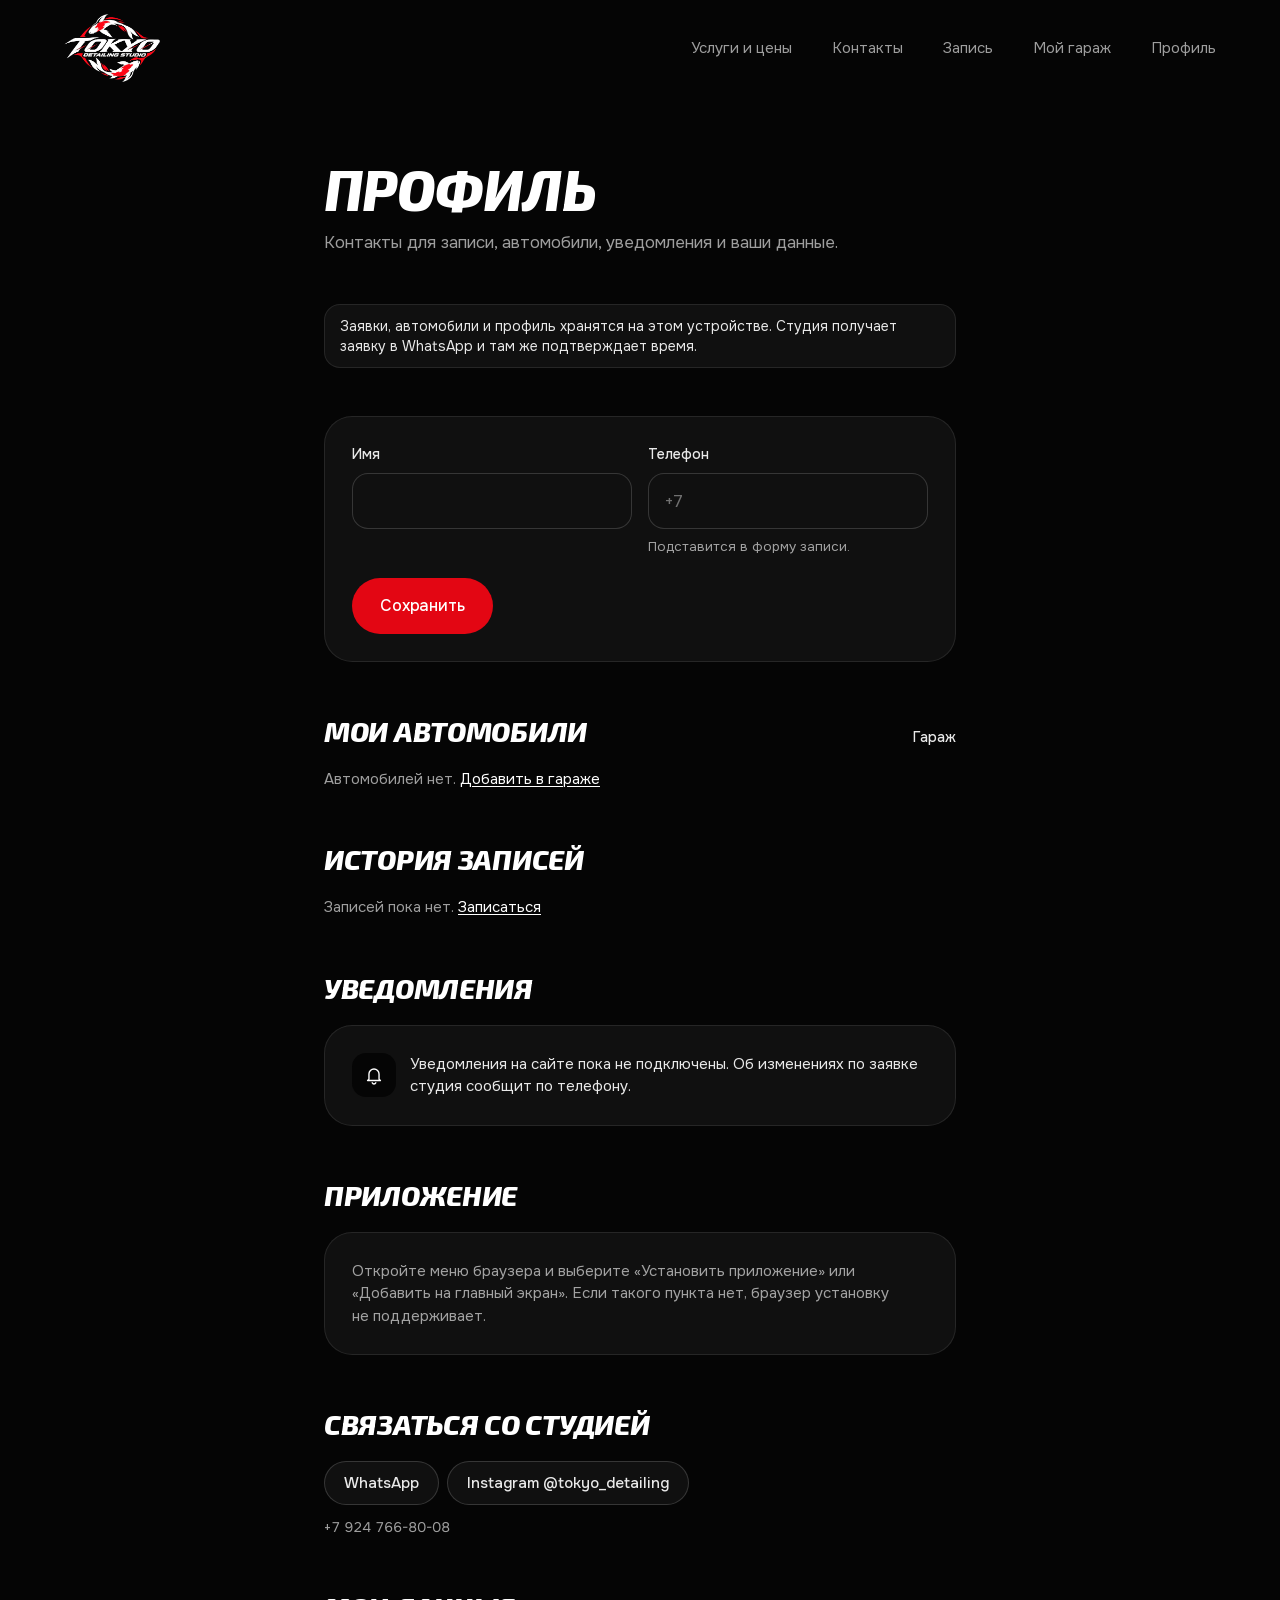
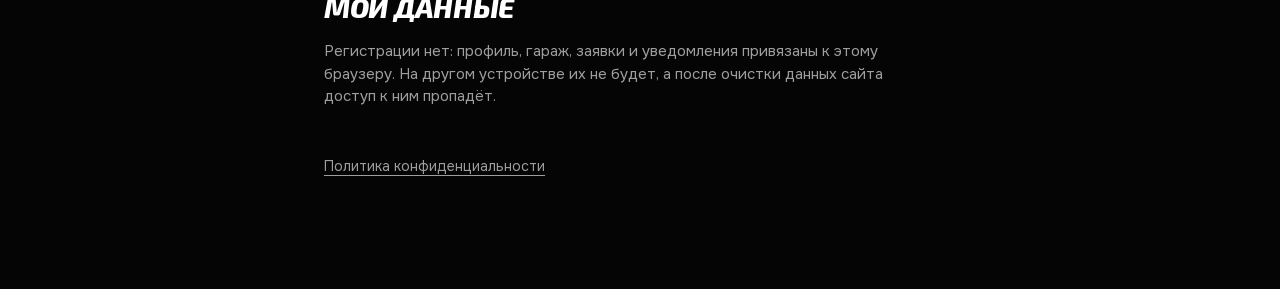
<file: profile/index.html>
<!DOCTYPE html><html lang="ru" data-theme="dark" class="s5PKCq_variable GpgOZW_variable antialiased"><head><meta charSet="utf-8"/><meta name="viewport" content="width=device-width, initial-scale=1, viewport-fit=cover"/><link rel="preload" href="/_next/static/media/01d917b2efda642a-s.p.0y1w0k24nk0rl.woff2" as="font" crossorigin="" type="font/woff2"/><link rel="preload" href="/_next/static/media/37253046121f9ac8-s.p.342nhdmq3f7um.woff2" as="font" crossorigin="" type="font/woff2"/><link rel="preload" href="/_next/static/media/4e40ad925acbda05-s.p.0xfoyxlx1-tli.woff2" as="font" crossorigin="" type="font/woff2"/><link rel="preload" href="/_next/static/media/57b2f9927c4082f3-s.p.0hvbihchgpcz-.woff2" as="font" crossorigin="" type="font/woff2"/><link rel="preload" href="/_next/static/media/751a0d19315937ce-s.p.3-p5cznzdfi69.woff2" as="font" crossorigin="" type="font/woff2"/><link rel="preload" href="/_next/static/media/c50b0495a1ff0f08-s.p.2sla2yow9-9p_.woff2" as="font" crossorigin="" type="font/woff2"/><link rel="preload" as="image" href="/brand/tokyo-logo.png"/><link rel="stylesheet" href="/_next/static/chunks/05qtymw-rzylc.css" data-precedence="next"/><link rel="preload" as="script" fetchPriority="low" href="/_next/static/chunks/1pcw6gskne7pf.js"/><script src="/_next/static/chunks/2whg2n5r_t_s1.js" async=""></script><script src="/_next/static/chunks/1k6vud4yuzdun.js" async=""></script><script src="/_next/static/chunks/1wt7al7iiuzbs.js" async=""></script><script src="/_next/static/chunks/turbopack-2u1d16houkiyo.js" async=""></script><script src="/_next/static/chunks/1k182flqg9frh.js" async=""></script><script src="/_next/static/chunks/2fxo7t787hc55.js" async=""></script><script src="/_next/static/chunks/0qc2k19szmv4y.js" async=""></script><script src="/_next/static/chunks/306l4kye9fggg.js" async=""></script><script src="/_next/static/chunks/1o24vqp9isoks.js" async=""></script><script src="/_next/static/chunks/2tb99w3yr0ziz.js" async=""></script><title>Профиль — Tokyo Detailing Studio</title><meta name="description" content="Контакты, автомобили, история записей, уведомления и управление своими данными."/><meta name="application-name" content="Tokyo Detailing"/><link rel="manifest" href="/manifest.webmanifest"/><meta name="format-detection" content="telephone=no"/><meta name="mobile-web-app-capable" content="yes"/><meta name="apple-mobile-web-app-title" content="Tokyo"/><meta name="apple-mobile-web-app-status-bar-style" content="black-translucent"/><link rel="icon" href="/icon.png?icon.1gmn3g1608zho.png" sizes="96x96" type="image/png"/><link rel="apple-touch-icon" href="/apple-icon.png?apple-icon.33vqg0m949hzn.png" sizes="180x180" type="image/png"/><meta name="next-size-adjust" content=""/><meta name="theme-color" media="(prefers-color-scheme: light)" content="#050505"/><meta name="theme-color" media="(prefers-color-scheme: dark)" content="#050505"/><script>(function(){try{var p=null;try{p=localStorage.getItem("md-theme")}catch(e){}var d=true;var t=d?"dark":"light";document.documentElement.dataset.theme=t;var m=document.createElement("meta");m.name="theme-color";m.id="md-theme-color";m.content={"light":"#050505","dark":"#050505"}[t];document.head.prepend(m)}catch(e){}})()</script><script src="/_next/static/chunks/0cz1d0mv5g_q7.js" noModule=""></script></head><body class="min-h-svh bg-mist text-graphite"><div hidden=""><!--$--><!--/$--></div><header class="absolute inset-x-0 top-0 z-40 pt-[env(safe-area-inset-top)]"><div class="mx-auto flex h-16 max-w-[1440px] items-center justify-between px-5 lg:h-24 lg:px-16"><a aria-label="Tokyo Detailing Studio — на главную" class="relative z-50 block text-ink" href="/"><img src="/brand/tokyo-logo.png" alt="Tokyo Detailing Studio" width="720" height="510" class="block w-auto select-none h-11 lg:h-[68px]" draggable="false"/></a><div class="flex items-center gap-1 lg:gap-8"><nav aria-label="Основная навигация" class="hidden items-center gap-10 lg:flex"><a class="text-[15px] transition-colors duration-200 hover:text-ink text-muted" href="/#services">Услуги и цены</a><a class="text-[15px] transition-colors duration-200 hover:text-ink text-muted" href="/#contacts">Контакты</a><a class="text-[15px] transition-colors duration-200 hover:text-ink text-muted" href="/booking/">Запись</a><a class="text-[15px] transition-colors duration-200 hover:text-ink text-muted" href="/garage/">Мой гараж</a><a class="text-[15px] transition-colors duration-200 hover:text-ink text-muted" href="/profile/">Профиль</a></nav><button type="button" aria-label="Открыть меню" aria-expanded="false" class="relative z-50 -mr-2 flex size-11 items-center justify-center text-ink lg:hidden"><span class="relative block h-[10px] w-6"><span class="absolute left-0 top-0 h-[1.5px] w-6 rounded-full bg-current transition-transform duration-300 ease-soft "></span><span class="absolute bottom-0 left-0 h-[1.5px] w-6 rounded-full bg-current transition-transform duration-300 ease-soft "></span></span></button></div></div></header><main class="page-enter mx-auto min-h-svh px-5 pb-[calc(var(--dock)+96px)] pt-[calc(env(safe-area-inset-top)+92px)] lg:px-16 lg:pb-28 lg:pt-40 max-w-[760px]"><header class="mb-8 lg:mb-12"><h1 class="text-[clamp(28px,8.2vw,36px)] font-semibold leading-[1.04] tracking-[-0.04em] text-ink [overflow-wrap:anywhere] lg:text-[56px]">Профиль</h1><p class="mt-3 max-w-[52ch] text-[15.5px] leading-[1.5] text-muted lg:text-[17px]">Контакты для записи, автомобили, уведомления и ваши данные.</p></header><p class="mb-10 rounded-2xl bg-white px-4 py-3 text-[14px] leading-[1.45] text-graphite ring-1 ring-inset ring-line lg:mb-12">Заявки, автомобили и профиль хранятся на этом устройстве. Студия получает заявку в WhatsApp и там же подтверждает время.</p><div aria-busy="true" class="space-y-2.5"><div class="h-20 rounded-[22px] bg-graphite/[0.05]"></div><div class="h-20 rounded-[22px] bg-graphite/[0.05]"></div></div><p class="mt-12 text-[14px] text-muted"><a class="underline underline-offset-4 hover:text-ink" href="/privacy/">Политика конфиденциальности</a></p></main><!--$--><!--/$--><div role="status" aria-live="polite" class="pointer-events-none fixed inset-x-0 bottom-[calc(var(--dock)+30px)] z-50 flex justify-center px-4 lg:bottom-10"></div><div role="status" aria-live="polite" class="pointer-events-none fixed inset-x-0 top-[calc(env(safe-area-inset-top)+12px)] z-[60] flex justify-center px-4"></div><div class="pointer-events-none fixed inset-x-0 bottom-[calc(var(--dock)+18px)] z-[55] flex justify-center px-3 lg:bottom-8"></div><script id="_R_">(globalThis["TURBOPACK"] || (globalThis["TURBOPACK"] = [])).push({"otherChunks":["static/chunks/1pcw6gskne7pf.js","static/chunks/2whg2n5r_t_s1.js","static/chunks/1k6vud4yuzdun.js","static/chunks/1wt7al7iiuzbs.js"],"runtimeModuleIds":[94553]});</script><script src="/_next/static/chunks/1pcw6gskne7pf.js" async=""></script><script>(self.__next_f=self.__next_f||[]).push([0])</script><script>self.__next_f.push([1,"1:\"$Sreact.fragment\"\n2:\"/_next/static/chunks/1k182flqg9frh.js\"\n3:\"/_next/static/chunks/2fxo7t787hc55.js\"\n4:\"/_next/static/chunks/0qc2k19szmv4y.js\"\n5:I[45745,[\"$2\",\"$3\",\"$4\"],\"Header\"]\n6:I[39756,[\"$2\",\"$3\",\"$4\"],\"default\"]\n7:\"/_next/static/chunks/306l4kye9fggg.js\"\n8:I[58298,[\"$2\",\"$3\",\"$4\",\"$7\"],\"default\"]\n9:I[37457,[\"$2\",\"$3\",\"$4\"],\"default\"]\na:I[50417,[\"$2\",\"$3\",\"$4\"],\"BottomNav\"]\nb:I[85807,[\"$2\",\"$3\",\"$4\"],\"SoonToast\"]\nc:I[30869,[\"$2\",\"$3\",\"$4\"],\"ThemeSync\"]\nd:I[92766,[\"$2\",\"$3\",\"$4\"],\"PwaRegister\"]\ne:I[71719,[\"$2\",\"$3\",\"$4\"],\"GisLinks\"]\nf:I[53985,[\"$2\",\"$3\",\"$4\"],\"AppStatus\"]\n13:\"/_next/static/chunks/1o24vqp9isoks.js\"\n14:\"/_next/static/chunks/2tb99w3yr0ziz.js\"\n15:I[69753,[\"$2\",\"$3\",\"$4\",\"$13\",\"$14\"],\"ProfileContent\"]\n16:I[22016,[\"$2\",\"$3\",\"$4\",\"$13\",\"$14\"],\"\"]\n1a:\"ViewportBoundary\"\n1b:I[97367,[\"$2\",\"$3\",\"$4\"],\"$1a\"]\n1d:\"MetadataBoundary\"\n1e:I[97367,[\"$2\",\"$3\",\"$4\"],\"$1d\"]\n1f:\"$Sreact.suspense\"\n21:I[68027,[\"$2\",\"$3\",\"$4\"],\"default\",1]\n:HL[\"/_next/static/chunks/05qtymw-rzylc.css\",\"style\"]\n:HL[\"/_next/static/media/01d917b2efda642a-s.p.0y1w0k24nk0rl.woff2\",\"font\",{\"crossOrigin\":\"\",\"type\":\"font/woff2\"}]\n:HL[\"/_next/static/media/37253046121f9ac8-s.p.342nhdmq3f7um.woff2\",\"font\",{\"crossOrigin\":\"\",\"type\":\"font/woff2\"}]\n:HL[\"/_next/static/media/4e40ad925acbda05-s.p.0xfoyxlx1-tli.woff2\",\"font\",{\"crossOrigin\":\"\",\"type\":\"font/woff2\"}]\n:HL[\"/_next/static/media/57b2f9927c4082f3-s.p.0hvbihchgpcz-.woff2\",\"font\",{\"crossOrigin\":\"\",\"type\":\"font/woff2\"}]\n:HL[\"/_next/static/media/751a0d19315937ce-s.p.3-p5cznzdfi69.woff2\",\"font\",{\"crossOrigin\":\"\",\"type\":\"font/woff2\"}]\n:HL[\"/_next/static/media/c50b0495a1ff0f08-s.p.2sla2yow9-9p_.woff2\",\"font\",{\"crossOrigin\":\"\",\"type\":\"font/woff2\"}]\n11:X\n12:[[\"children\",{\"s\":\"__PAGE__\",\"h\":512,\"d\":{\"r\":[\"$\",\"$1\",\"c\",{\"children\":[[\"$\",\"main\",null,{\"className\":\"page-enter mx-auto min-h-svh px-5 pb-[calc(var(--dock)+96px)] pt-[calc(env(safe-area-inset-top)+92px)] lg:px-16 lg:pb-28 lg:pt-40 max-w-[760px]\",\"children\":[[\"$\",\"header\",null,{\"className\":\"mb-8 lg:mb-12\",\"children\":[[\"$\",\"h1\",null,{\"className\":\"text-[clamp(28px,8.2vw,36px)] font-semibold leading-[1.04] tracking-[-0.04em] text-ink [overflow-wrap:anywhere] lg:text-[56px]\",\"children\":\"Профиль\"}],[\"$\",\"p\",null,{\"className\":\"mt-3 max-w-[52ch] text-[15.5px] leading-[1.5] text-muted lg:text-[17px]\",\"children\":\"Контакты для записи, автомобили, уведомления и ваши данные.\"}]]}],[\"$\",\"p\",null,{\"className\":\"mb-10 rounded-2xl bg-white px-4 py-3 text-[14px] leading-[1.45] text-graphite ring-1 ring-inset ring-line lg:mb-12\",\"children\":\"Заявки, автомобили и профиль хранятся на этом устройстве. Студия получает заявку в WhatsApp и там же подтверждает время.\"}],[\"$\",\"$L15\",null,{}],[\"$\",\"p\",null,{\"className\":\"mt-12 text-[14px] text-muted\",\"children\":[\"$\",\"$L16\",null,{\"href\":\"/privacy\",\"className\":\"underline underline-offset-4 hover:text-ink\",\"children\":\"Политика конфиденциальности\"}]}]]}],[\"$L17\",\"$L18\"],\"$L19\"]}],\"p\":false,\"v\":null}}]]\n10:[[\"children\",{\"s\":\"profile\",\"h\":512,\"d\":{\"r\":[\"$\",\"$1\",\"c\",{\"children\":[null,[\"$\",\"$L6\",null,{\"parallelRouterKey\":\"children\",\"error\":\"$undefined\",\"errorStyles\":\"$undefined\",\"errorScripts\":\"$undefined\",\"template\":[\"$\",\"$L9\",null,{}],\"templateStyles\":\"$undefined\",\"templateScripts\":\"$undefined\",\"notFound\":\"$undefined\",\"forbidden\":\"$undefined\",\"unauthorized\":\"$undefined\"}]]}],\"p\":false,\"v\":\"$11\"},\"c\":\"$Q12\"}]]\n0:{\"P\":null,\"c\":[\"\",\"profile\",\"\"],\"q\":\"\",\"i\":false,\"t\":{\"t\":{\"s\":\"\",\"h\":528,\"d\":{\"r\":[\"$\",\"$1\",\"c\",{\"children\":[[[\"$\",\"link\",\"0\",{\"rel\":\"stylesheet\",\"href\":\"/_next/static/chunks/05qtymw-rzylc.css\",\"precedence\":\"next\",\"crossOrigin\":\"$undefined\",\"nonce\":\"$undefined\"}],[\"$\",\"script\",\"script-0\",{\"src\":\"/_next/static/chunks/1k182flqg9frh.js\",\"async\":true,\"nonce\":\"$undefined\"}],[\"$\",\"script\",\"script-1\",{\"src\":\"/_next/static/chunks/2fxo7t787hc55.js\",\"async\":true,\"nonce\":\"$undefined\"}],[\"$\",\"script\",\"script-2\",{\"src\":\"/_next/static/chunks/0qc2k19szmv4y.js\",\"async\":true,\"nonce\":\"$undefined\"}]],[\"$\",\"html\",null,{\"lang\":\"ru\",\"data-theme\":\"dark\",\"className\":\"s5PKCq_variable GpgOZW_variable antialiased\",\"suppressHydrationWarning\":true,\"children\":[[\"$\",\"head\",null,{\"children\":[[\"$\",\"script\",null,{\"dangerouslySetInnerHTML\":{\"__html\":\"(function(){try{var p=null;try{p=localStorage.getItem(\\\"md-theme\\\")}catch(e){}var d=true;var t=d?\\\"dark\\\":\\\"light\\\";document.documentElement.dataset.theme=t;var m=document.createElement(\\\"meta\\\");m.name=\\\"theme-color\\\";m.id=\\\"md-theme-color\\\";m.content={\\\"light\\\":\\\"#050505\\\",\\\"dark\\\":\\\"#050505\\\"}[t];document.head.prepend(m)}catch(e){}})()\"}}],[\"$\",\"meta\",null,{\"name\":\"theme-color\",\"media\":\"(prefers-color-scheme: light)\",\"content\":\"#050505\"}],[\"$\",\"meta\",null,{\"name\":\"theme-color\",\"media\":\"(prefers-color-scheme: dark)\",\"content\":\"#050505\"}]]}],[\"$\",\"body\",null,{\"className\":\"min-h-svh bg-mist text-graphite\",\"children\":[[\"$\",\"$L5\",null,{}],[\"$\",\"$L6\",null,{\"parallelRouterKey\":\"children\",\"error\":\"$8\",\"errorStyles\":[],\"errorScripts\":[[\"$\",\"script\",\"script-0\",{\"src\":\"/_next/static/chunks/306l4kye9fggg.js\",\"async\":true,\"nonce\":\"$undefined\"}]],\"template\":[\"$\",\"$L9\",null,{}],\"templateStyles\":\"$undefined\",\"templateScripts\":\"$undefined\",\"notFound\":[[[\"$\",\"title\",null,{\"children\":\"404: This page could not be found.\"}],[\"$\",\"div\",null,{\"style\":{\"fontFamily\":\"system-ui,\\\"Segoe UI\\\",Roboto,Helvetica,Arial,sans-serif,\\\"Apple Color Emoji\\\",\\\"Segoe UI Emoji\\\"\",\"height\":\"100vh\",\"textAlign\":\"center\",\"display\":\"flex\",\"flexDirection\":\"column\",\"alignItems\":\"center\",\"justifyContent\":\"center\"},\"children\":[\"$\",\"div\",null,{\"children\":[[\"$\",\"style\",null,{\"dangerouslySetInnerHTML\":{\"__html\":\"body{color:#000;background:#fff;margin:0}.next-error-h1{border-right:1px solid rgba(0,0,0,.3)}@media (prefers-color-scheme:dark){body{color:#fff;background:#000}.next-error-h1{border-right:1px solid rgba(255,255,255,.3)}}\"}}],[\"$\",\"h1\",null,{\"className\":\"next-error-h1\",\"style\":{\"display\":\"inline-block\",\"margin\":\"0 20px 0 0\",\"padding\":\"0 23px 0 0\",\"fontSize\":24,\"fontWeight\":500,\"verticalAlign\":\"top\",\"lineHeight\":\"49px\"},\"children\":404}],[\"$\",\"div\",null,{\"style\":{\"display\":\"inline-block\"},\"children\":[\"$\",\"h2\",null,{\"style\":{\"fontSize\":14,\"fontWeight\":400,\"lineHeight\":\"49px\",\"margin\":0},\"children\":\"This page could not be found.\"}]}]]}]}]],[]],\"forbidden\":\"$undefined\",\"unauthorized\":\"$undefined\"}],[\"$\",\"$La\",null,{}],[\"$\",\"$Lb\",null,{}],[\"$\",\"$Lc\",null,{}],[\"$\",\"$Ld\",null,{}],[\"$\",\"$Le\",null,{}],[\"$\",\"$Lf\",null,{}]]}]]}]]}],\"p\":false,\"v\":null},\"c\":\"$Q10\"},\"h\":{\"r\":[\"$\",\"$1\",\"h\",{\"children\":[null,[\"$\",\"$L1b\",null,{\"children\":\"$L1c\"}],[\"$\",\"$L1e\",null,{\"children\":[[\"$\",\"div\",null,{\"hidden\":true,\"children\":[\"$\",\"$1f\",null,{\"name\":\"Next.Metadata\",\"children\":\"$L20\"}]}],null]}],[\"$\",\"meta\",null,{\"name\":\"next-size-adjust\",\"content\":\"\"}]]}],\"p\":false,\"v\":null}},\"m\":\"$undefined\",\"G\":[\"$21\",[[\"$\",\"link\",\"0\",{\"rel\":\"stylesheet\",\"href\":\"/_next/static/chunks/05qtymw-rzylc.css\",\"precedence\":\"next\",\"crossOrigin\":\"$undefined\",\"nonce\":\"$undefined\"}]]],\"S\":true,\"r\":\"$undefined\",\"s\":\"$undefined\",\"a\":\"$undefined\",\"l\":\"$undefined\",\"p\":\"$undefined\",\"d\":\"$undefined\",\"b\":\"d4VjWEV-7u-VyeM2opesf\"}\n22:I[97367,[\"$2\",\"$3\",\"$4\"],\"OutletBoundary\"]\n11:C\n17:[\"$\",\"script\",\"script-0\",{\"src\":\"/_next/static/chunks/1o24vqp9isoks.js\",\"async\":true,\"nonce\":\"$undefined\"}]\n18:[\"$\",\"script\",\"script-1\",{\"src\":\"/_next/static/chunks/2tb99w3yr0ziz.js\",\"async\":true,\"nonce\":\"$undefined\"}]\n19:[\"$\",\"$L22\",null,{\"children\":[\"$\",\"$1f\",null,{\"name\":\"Next.MetadataOutlet\",\"children\":\"$@23\"}]}]\n1c:[[\"$\",\"meta\",\"0\",{\"charSet\":\"utf-8\"}],[\"$\",\"meta\",\"1\",{\"name\":\"viewport\",\"content\":\"width=device-width, initial-scale=1, viewport-fit=cover\"}]]\n24:I[27201,[\"$2\",\"$3\",\"$4\"],\"IconMark\"]\n20:[[\"$\",\"title\",\"0\",{\"children\":\"Профиль — Tokyo Detailing Studio\"}],[\"$\",\"meta\",\"1\",{\"name\":\"description\",\"content\":\"Контакты, автомобили, история записей, уведомления и управление своими данными.\"}],[\"$\",\"meta\",\"2\",{\"name\":\"application-name\",\"content\":\"Tokyo Detailing\"}],[\"$\",\"link\",\"3\",{\"rel\":\"manifest\",\"href\":\"/manifest.webmanifest\",\"crossOrigin\":\"$undefined\"}],[\"$\",\"meta\",\"4\",{\"name\":\"format-detection\",\"content\":\"telephone=no\"}],[\"$\",\"meta\",\"5\",{\"name\":\"mobile-web-app-capable\",\"content\":\"yes\"}],[\"$\",\"meta\",\"6\",{\"name\":\"apple-mobile-web-app-title\",\"content\":\"Tokyo\"}],[\"$\",\"meta\",\"7\",{\"name\":\"apple-mobile-web-app-status-bar-style\",\"content\":\"black-translucent\"}],[\"$\",\"link\",\"8\",{\"rel\":\"icon\",\"href\":\"/icon.png?icon.1gmn3g1608zho.png\",\"sizes\":\"96x96\",\"type\":\"image/png\"}],[\"$\",\"link\",\"9\",{\"rel\":\"apple-touch-icon\",\"href\":\"/apple-icon.png?apple-icon.33vqg0m949hzn.png\",\"sizes\":\"180x180\",\"type\":\"image/png\"}],[\"$\",\"$L24\",\"10\",{}]]\n23:null\n"])</script></body></html>
</file>
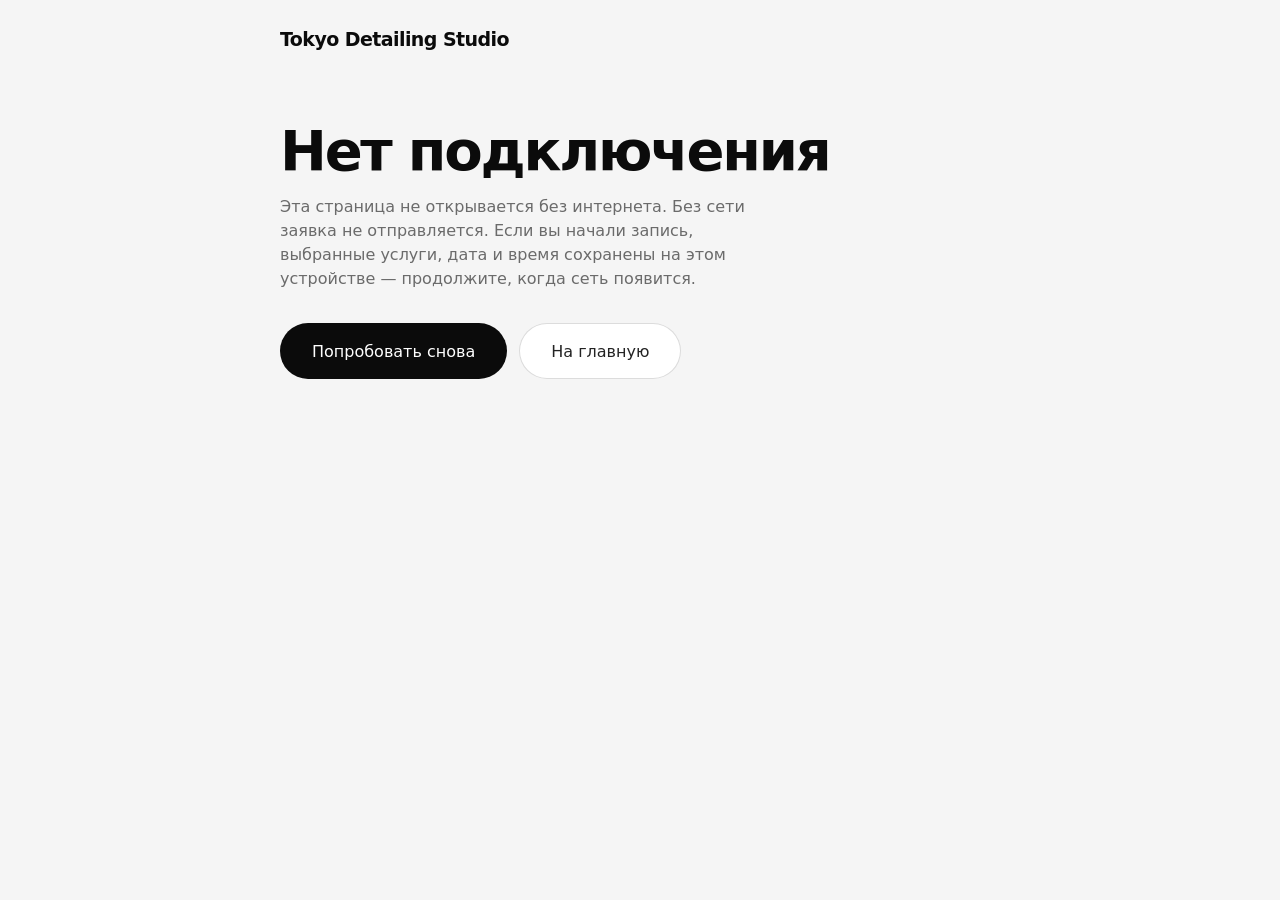
<file: offline.html>
<!doctype html>
<html lang="ru">
  <head>
    <meta charset="utf-8" />
    <meta name="viewport" content="width=device-width, initial-scale=1, viewport-fit=cover" />
    <meta name="theme-color" content="#050505" />
    <meta name="robots" content="noindex" />
    <title>Нет сети — Tokyo Detailing Studio</title>
    <!--
      Самостоятельная страница без скриптов приложения. Service worker показывает её,
      когда нужной страницы нет в кэше, под чужим адресом (например, /garage) —
      страница Next.js в такой ситуации пыталась бы перезагрузить себя по кругу.
    -->
    <style>
      :root { color-scheme: light; }
      * { box-sizing: border-box; }
      body {
        margin: 0;
        min-height: 100svh;
        background: #f5f5f5;
        color: #232323;
        font-family: system-ui, -apple-system, "Segoe UI", Roboto, "Helvetica Neue", Arial, sans-serif;
        -webkit-font-smoothing: antialiased;
      }
      main {
        max-width: 760px;
        margin: 0 auto;
        padding: calc(env(safe-area-inset-top) + 28px) 20px calc(env(safe-area-inset-bottom) + 40px);
      }
      .logo { display: flex; align-items: center; gap: 10px; color: #0b0b0b; font-weight: 600; font-size: 19px; letter-spacing: -0.03em; }
      h1 { margin: 72px 0 0; font-size: clamp(34px, 9vw, 56px); line-height: 1.02; letter-spacing: -0.04em; color: #0b0b0b; font-weight: 600; }
      p { margin: 16px 0 0; max-width: 46ch; font-size: 16px; line-height: 1.5; color: rgb(35 35 35 / 0.66); }
      .actions { display: flex; flex-wrap: wrap; gap: 12px; margin-top: 32px; }
      a, button {
        display: inline-flex; align-items: center; height: 56px; padding: 0 32px; border-radius: 999px;
        font: inherit; font-size: 16px; font-weight: 500; text-decoration: none; cursor: pointer; border: 0;
      }
      button { background: #0b0b0b; color: #fff; }
      a { background: #fff; color: #232323; box-shadow: inset 0 0 0 1px rgb(11 11 11 / 0.14); }
      a:focus-visible, button:focus-visible { outline: 2px solid #0b0b0b; outline-offset: 3px; }
    </style>
  </head>
  <body>
    <main>
      <div class="logo">
        Tokyo Detailing Studio
      </div>
      <h1>Нет подключения</h1>
      <p>
        Эта страница не открывается без интернета. Без сети заявка не отправляется.
        Если вы начали запись, выбранные услуги, дата и время сохранены на этом устройстве —
        продолжите, когда сеть появится.
      </p>
      <div class="actions">
        <button type="button" onclick="location.reload()">Попробовать снова</button>
        <a href="./">На главную</a>
      </div>
    </main>
      <script>
      // Сеть вернулась — пробуем открыть нужную страницу снова. Только если страница
      // действительно открылась без сети и пользователь не уходит с неё сам:
      // браузер может прислать «online» в момент перехода по ссылке.
      (function () {
        var leaving = false;
        var wasOffline = !navigator.onLine;
        window.addEventListener("offline", function () { wasOffline = true; });
        window.addEventListener("pagehide", function () { leaving = true; });
        document.addEventListener("click", function (e) {
          if (e.target.closest && e.target.closest("a")) leaving = true;
        });
        window.addEventListener("online", function () {
          if (wasOffline && navigator.onLine && !leaving) location.reload();
        });
      })();
    </script>
  </body>
</html>
</file>
<file: _next/static/chunks/05qtymw-rzylc.css>
@font-face{font-family:"Exo 2";font-style:italic;font-weight:600;font-display:swap;src:url(../media/ced00d517e5025bc-s.3jlrof8b574-u.woff2)format("woff2");unicode-range:U+460-52F,U+1C80-1C8A,U+20B4,U+2DE0-2DFF,U+A640-A69F,U+FE2E-FE2F}@font-face{font-family:"Exo 2";font-style:italic;font-weight:600;font-display:swap;src:url(../media/751a0d19315937ce-s.p.3-p5cznzdfi69.woff2)format("woff2");unicode-range:U+301,U+400-45F,U+490-491,U+4B0-4B1,U+2116}@font-face{font-family:"Exo 2";font-style:italic;font-weight:600;font-display:swap;src:url(../media/8d24f5d02e2f2c88-s.051r62p-5paau.woff2)format("woff2");unicode-range:U+102-103,U+110-111,U+128-129,U+168-169,U+1A0-1A1,U+1AF-1B0,U+300-301,U+303-304,U+308-309,U+323,U+329,U+1EA0-1EF9,U+20AB}@font-face{font-family:"Exo 2";font-style:italic;font-weight:600;font-display:swap;src:url(../media/07691df64a772b36-s.02pa6_1zi-wqm.woff2)format("woff2");unicode-range:U+100-2BA,U+2BD-2C5,U+2C7-2CC,U+2CE-2D7,U+2DD-2FF,U+304,U+308,U+329,U+1D00-1DBF,U+1E00-1E9F,U+1EF2-1EFF,U+2020,U+20A0-20AB,U+20AD-20C4,U+2113,U+2C60-2C7F,U+A720-A7FF}@font-face{font-family:"Exo 2";font-style:italic;font-weight:600;font-display:swap;src:url(../media/57b2f9927c4082f3-s.p.0hvbihchgpcz-.woff2)format("woff2");unicode-range:U+??,U+131,U+152-153,U+2BB-2BC,U+2C6,U+2DA,U+2DC,U+304,U+308,U+329,U+2000-206F,U+20AC,U+2122,U+2191,U+2193,U+2212,U+2215,U+FEFF,U+FFFD}@font-face{font-family:"Exo 2";font-style:italic;font-weight:700;font-display:swap;src:url(../media/ced00d517e5025bc-s.3jlrof8b574-u.woff2)format("woff2");unicode-range:U+460-52F,U+1C80-1C8A,U+20B4,U+2DE0-2DFF,U+A640-A69F,U+FE2E-FE2F}@font-face{font-family:"Exo 2";font-style:italic;font-weight:700;font-display:swap;src:url(../media/751a0d19315937ce-s.p.3-p5cznzdfi69.woff2)format("woff2");unicode-range:U+301,U+400-45F,U+490-491,U+4B0-4B1,U+2116}@font-face{font-family:"Exo 2";font-style:italic;font-weight:700;font-display:swap;src:url(../media/8d24f5d02e2f2c88-s.051r62p-5paau.woff2)format("woff2");unicode-range:U+102-103,U+110-111,U+128-129,U+168-169,U+1A0-1A1,U+1AF-1B0,U+300-301,U+303-304,U+308-309,U+323,U+329,U+1EA0-1EF9,U+20AB}@font-face{font-family:"Exo 2";font-style:italic;font-weight:700;font-display:swap;src:url(../media/07691df64a772b36-s.02pa6_1zi-wqm.woff2)format("woff2");unicode-range:U+100-2BA,U+2BD-2C5,U+2C7-2CC,U+2CE-2D7,U+2DD-2FF,U+304,U+308,U+329,U+1D00-1DBF,U+1E00-1E9F,U+1EF2-1EFF,U+2020,U+20A0-20AB,U+20AD-20C4,U+2113,U+2C60-2C7F,U+A720-A7FF}@font-face{font-family:"Exo 2";font-style:italic;font-weight:700;font-display:swap;src:url(../media/57b2f9927c4082f3-s.p.0hvbihchgpcz-.woff2)format("woff2");unicode-range:U+??,U+131,U+152-153,U+2BB-2BC,U+2C6,U+2DA,U+2DC,U+304,U+308,U+329,U+2000-206F,U+20AC,U+2122,U+2191,U+2193,U+2212,U+2215,U+FEFF,U+FFFD}@font-face{font-family:"Exo 2";font-style:italic;font-weight:800;font-display:swap;src:url(../media/ced00d517e5025bc-s.3jlrof8b574-u.woff2)format("woff2");unicode-range:U+460-52F,U+1C80-1C8A,U+20B4,U+2DE0-2DFF,U+A640-A69F,U+FE2E-FE2F}@font-face{font-family:"Exo 2";font-style:italic;font-weight:800;font-display:swap;src:url(../media/751a0d19315937ce-s.p.3-p5cznzdfi69.woff2)format("woff2");unicode-range:U+301,U+400-45F,U+490-491,U+4B0-4B1,U+2116}@font-face{font-family:"Exo 2";font-style:italic;font-weight:800;font-display:swap;src:url(../media/8d24f5d02e2f2c88-s.051r62p-5paau.woff2)format("woff2");unicode-range:U+102-103,U+110-111,U+128-129,U+168-169,U+1A0-1A1,U+1AF-1B0,U+300-301,U+303-304,U+308-309,U+323,U+329,U+1EA0-1EF9,U+20AB}@font-face{font-family:"Exo 2";font-style:italic;font-weight:800;font-display:swap;src:url(../media/07691df64a772b36-s.02pa6_1zi-wqm.woff2)format("woff2");unicode-range:U+100-2BA,U+2BD-2C5,U+2C7-2CC,U+2CE-2D7,U+2DD-2FF,U+304,U+308,U+329,U+1D00-1DBF,U+1E00-1E9F,U+1EF2-1EFF,U+2020,U+20A0-20AB,U+20AD-20C4,U+2113,U+2C60-2C7F,U+A720-A7FF}@font-face{font-family:"Exo 2";font-style:italic;font-weight:800;font-display:swap;src:url(../media/57b2f9927c4082f3-s.p.0hvbihchgpcz-.woff2)format("woff2");unicode-range:U+??,U+131,U+152-153,U+2BB-2BC,U+2C6,U+2DA,U+2DC,U+304,U+308,U+329,U+2000-206F,U+20AC,U+2122,U+2191,U+2193,U+2212,U+2215,U+FEFF,U+FFFD}@font-face{font-family:"Exo 2";font-style:normal;font-weight:600;font-display:swap;src:url(../media/d143398b9afb80ac-s.3cx2yude7_-4j.woff2)format("woff2");unicode-range:U+460-52F,U+1C80-1C8A,U+20B4,U+2DE0-2DFF,U+A640-A69F,U+FE2E-FE2F}@font-face{font-family:"Exo 2";font-style:normal;font-weight:600;font-display:swap;src:url(../media/4e40ad925acbda05-s.p.0xfoyxlx1-tli.woff2)format("woff2");unicode-range:U+301,U+400-45F,U+490-491,U+4B0-4B1,U+2116}@font-face{font-family:"Exo 2";font-style:normal;font-weight:600;font-display:swap;src:url(../media/3874c81fbe691329-s.2ake2acbwht_3.woff2)format("woff2");unicode-range:U+102-103,U+110-111,U+128-129,U+168-169,U+1A0-1A1,U+1AF-1B0,U+300-301,U+303-304,U+308-309,U+323,U+329,U+1EA0-1EF9,U+20AB}@font-face{font-family:"Exo 2";font-style:normal;font-weight:600;font-display:swap;src:url(../media/ec1d9f0477ca4820-s.0q1uuwl_6kyai.woff2)format("woff2");unicode-range:U+100-2BA,U+2BD-2C5,U+2C7-2CC,U+2CE-2D7,U+2DD-2FF,U+304,U+308,U+329,U+1D00-1DBF,U+1E00-1E9F,U+1EF2-1EFF,U+2020,U+20A0-20AB,U+20AD-20C4,U+2113,U+2C60-2C7F,U+A720-A7FF}@font-face{font-family:"Exo 2";font-style:normal;font-weight:600;font-display:swap;src:url(../media/37253046121f9ac8-s.p.342nhdmq3f7um.woff2)format("woff2");unicode-range:U+??,U+131,U+152-153,U+2BB-2BC,U+2C6,U+2DA,U+2DC,U+304,U+308,U+329,U+2000-206F,U+20AC,U+2122,U+2191,U+2193,U+2212,U+2215,U+FEFF,U+FFFD}@font-face{font-family:"Exo 2";font-style:normal;font-weight:700;font-display:swap;src:url(../media/d143398b9afb80ac-s.3cx2yude7_-4j.woff2)format("woff2");unicode-range:U+460-52F,U+1C80-1C8A,U+20B4,U+2DE0-2DFF,U+A640-A69F,U+FE2E-FE2F}@font-face{font-family:"Exo 2";font-style:normal;font-weight:700;font-display:swap;src:url(../media/4e40ad925acbda05-s.p.0xfoyxlx1-tli.woff2)format("woff2");unicode-range:U+301,U+400-45F,U+490-491,U+4B0-4B1,U+2116}@font-face{font-family:"Exo 2";font-style:normal;font-weight:700;font-display:swap;src:url(../media/3874c81fbe691329-s.2ake2acbwht_3.woff2)format("woff2");unicode-range:U+102-103,U+110-111,U+128-129,U+168-169,U+1A0-1A1,U+1AF-1B0,U+300-301,U+303-304,U+308-309,U+323,U+329,U+1EA0-1EF9,U+20AB}@font-face{font-family:"Exo 2";font-style:normal;font-weight:700;font-display:swap;src:url(../media/ec1d9f0477ca4820-s.0q1uuwl_6kyai.woff2)format("woff2");unicode-range:U+100-2BA,U+2BD-2C5,U+2C7-2CC,U+2CE-2D7,U+2DD-2FF,U+304,U+308,U+329,U+1D00-1DBF,U+1E00-1E9F,U+1EF2-1EFF,U+2020,U+20A0-20AB,U+20AD-20C4,U+2113,U+2C60-2C7F,U+A720-A7FF}@font-face{font-family:"Exo 2";font-style:normal;font-weight:700;font-display:swap;src:url(../media/37253046121f9ac8-s.p.342nhdmq3f7um.woff2)format("woff2");unicode-range:U+??,U+131,U+152-153,U+2BB-2BC,U+2C6,U+2DA,U+2DC,U+304,U+308,U+329,U+2000-206F,U+20AC,U+2122,U+2191,U+2193,U+2212,U+2215,U+FEFF,U+FFFD}@font-face{font-family:"Exo 2";font-style:normal;font-weight:800;font-display:swap;src:url(../media/d143398b9afb80ac-s.3cx2yude7_-4j.woff2)format("woff2");unicode-range:U+460-52F,U+1C80-1C8A,U+20B4,U+2DE0-2DFF,U+A640-A69F,U+FE2E-FE2F}@font-face{font-family:"Exo 2";font-style:normal;font-weight:800;font-display:swap;src:url(../media/4e40ad925acbda05-s.p.0xfoyxlx1-tli.woff2)format("woff2");unicode-range:U+301,U+400-45F,U+490-491,U+4B0-4B1,U+2116}@font-face{font-family:"Exo 2";font-style:normal;font-weight:800;font-display:swap;src:url(../media/3874c81fbe691329-s.2ake2acbwht_3.woff2)format("woff2");unicode-range:U+102-103,U+110-111,U+128-129,U+168-169,U+1A0-1A1,U+1AF-1B0,U+300-301,U+303-304,U+308-309,U+323,U+329,U+1EA0-1EF9,U+20AB}@font-face{font-family:"Exo 2";font-style:normal;font-weight:800;font-display:swap;src:url(../media/ec1d9f0477ca4820-s.0q1uuwl_6kyai.woff2)format("woff2");unicode-range:U+100-2BA,U+2BD-2C5,U+2C7-2CC,U+2CE-2D7,U+2DD-2FF,U+304,U+308,U+329,U+1D00-1DBF,U+1E00-1E9F,U+1EF2-1EFF,U+2020,U+20A0-20AB,U+20AD-20C4,U+2113,U+2C60-2C7F,U+A720-A7FF}@font-face{font-family:"Exo 2";font-style:normal;font-weight:800;font-display:swap;src:url(../media/37253046121f9ac8-s.p.342nhdmq3f7um.woff2)format("woff2");unicode-range:U+??,U+131,U+152-153,U+2BB-2BC,U+2C6,U+2DA,U+2DC,U+304,U+308,U+329,U+2000-206F,U+20AC,U+2122,U+2191,U+2193,U+2212,U+2215,U+FEFF,U+FFFD}@font-face{font-family:"Exo 2 Fallback";src:local(Arial);ascent-override:97.88%;descent-override:19.69%;line-gap-override:0.0%;size-adjust:102.06%}.s5PKCq_className{font-family:"Exo 2","Exo 2 Fallback"}.s5PKCq_variable{--font-exo:"Exo 2", "Exo 2 Fallback"}
@font-face{font-family:Onest;font-style:normal;font-weight:400;font-display:swap;src:url(../media/2609726546c44021-s.0for97nelvzih.woff2)format("woff2");unicode-range:U+460-52F,U+1C80-1C8A,U+20B4,U+2DE0-2DFF,U+A640-A69F,U+FE2E-FE2F}@font-face{font-family:Onest;font-style:normal;font-weight:400;font-display:swap;src:url(../media/01d917b2efda642a-s.p.0y1w0k24nk0rl.woff2)format("woff2");unicode-range:U+301,U+400-45F,U+490-491,U+4B0-4B1,U+2116}@font-face{font-family:Onest;font-style:normal;font-weight:400;font-display:swap;src:url(../media/9a2361d0d56ab52d-s.3e-lg5zbsykpq.woff2)format("woff2");unicode-range:U+302-303,U+305,U+307-308,U+310,U+312,U+315,U+31A,U+326-327,U+32C,U+32F-330,U+332-333,U+338,U+33A,U+346,U+34D,U+391-3A1,U+3A3-3A9,U+3B1-3C9,U+3D1,U+3D5-3D6,U+3F0-3F1,U+3F4-3F5,U+2016-2017,U+2034-2038,U+203C,U+2040,U+2043,U+2047,U+2050,U+2057,U+205F,U+2070-2071,U+2074-209F,U+20D0-20DC,U+20E1,U+20E5-20EF,U+2100-2112,U+2114-2115,U+2117-2121,U+2123-214F,U+2190,U+2192,U+2194-21AE,U+21B0-21E5,U+21F1-21F2,U+21F4-2211,U+2213-2214,U+2216-22FF,U+2308-230B,U+2310,U+2319,U+231C-2321,U+2336-237A,U+237C,U+2395,U+239B-23B7,U+23D0,U+23DC-23E1,U+2474-2475,U+25AF,U+25B3,U+25B7,U+25BD,U+25C1,U+25CA,U+25CC,U+25FB,U+266D-266F,U+27C0-27FF,U+2900-2AFF,U+2B0E-2B11,U+2B30-2B4C,U+2BFE,U+3030,U+FF5B,U+FF5D,U+1D400-1D7FF,U+1EE??}@font-face{font-family:Onest;font-style:normal;font-weight:400;font-display:swap;src:url(../media/05071bf684d49110-s.1vqdc5lvrb4tb.woff2)format("woff2");unicode-range:U+1-C,U+E-1F,U+7F-9F,U+20DD-20E0,U+20E2-20E4,U+2150-218F,U+2190,U+2192,U+2194-2199,U+21AF,U+21E6-21F0,U+21F3,U+2218-2219,U+2299,U+22C4-22C6,U+2300-243F,U+2440-244A,U+2460-24FF,U+25A0-27BF,U+28??,U+2921-2922,U+2981,U+29BF,U+29EB,U+2B??,U+4DC0-4DFF,U+FFF9-FFFB,U+10140-1018E,U+10190-1019C,U+101A0,U+101D0-101FD,U+102E0-102FB,U+10E60-10E7E,U+1D2C0-1D2D3,U+1D2E0-1D37F,U+1F0??,U+1F100-1F1AE,U+1F1E6-1F1FF,U+1F30D-1F30F,U+1F315,U+1F31C,U+1F31E,U+1F320-1F32C,U+1F336,U+1F378,U+1F37D,U+1F382,U+1F393-1F39F,U+1F3A7-1F3A8,U+1F3AC-1F3AF,U+1F3C2,U+1F3C4-1F3C6,U+1F3CA-1F3CE,U+1F3D4-1F3E0,U+1F3ED,U+1F3F1-1F3F3,U+1F3F5-1F3F7,U+1F408,U+1F415,U+1F41F,U+1F426,U+1F43F,U+1F441-1F442,U+1F444,U+1F446-1F449,U+1F44C-1F44E,U+1F453,U+1F46A,U+1F47D,U+1F4A3,U+1F4B0,U+1F4B3,U+1F4B9,U+1F4BB,U+1F4BF,U+1F4C8-1F4CB,U+1F4D6,U+1F4DA,U+1F4DF,U+1F4E3-1F4E6,U+1F4EA-1F4ED,U+1F4F7,U+1F4F9-1F4FB,U+1F4FD-1F4FE,U+1F503,U+1F507-1F50B,U+1F50D,U+1F512-1F513,U+1F53E-1F54A,U+1F54F-1F5FA,U+1F610,U+1F650-1F67F,U+1F687,U+1F68D,U+1F691,U+1F694,U+1F698,U+1F6AD,U+1F6B2,U+1F6B9-1F6BA,U+1F6BC,U+1F6C6-1F6CF,U+1F6D3-1F6D7,U+1F6E0-1F6EA,U+1F6F0-1F6F3,U+1F6F7-1F6FC,U+1F700-1F80B,U+1F810-1F847,U+1F850-1F859,U+1F860-1F887,U+1F890-1F8AD,U+1F8B0-1F8BB,U+1F8C0-1F8C1,U+1F8D0-1F8D8,U+1F900-1F90B,U+1F93B,U+1F946,U+1F984,U+1F996,U+1F9E9,U+1FA00-1FA6F,U+1FA70-1FA7C,U+1FA80-1FAC6,U+1FAC8,U+1FACC-1FADD,U+1FADF-1FAEB,U+1FAEF-1FAFA,U+1FB??}@font-face{font-family:Onest;font-style:normal;font-weight:400;font-display:swap;src:url(../media/aac2b5acf1e7802d-s.3j7br4w5g0o3h.woff2)format("woff2");unicode-range:U+102-103,U+110-111,U+128-129,U+168-169,U+1A0-1A1,U+1AF-1B0,U+300-301,U+303-304,U+308-309,U+323,U+329,U+1EA0-1EF9,U+20AB}@font-face{font-family:Onest;font-style:normal;font-weight:400;font-display:swap;src:url(../media/c1b9158d725650fc-s.0t4d9turf_6_x.woff2)format("woff2");unicode-range:U+100-2BA,U+2BD-2C5,U+2C7-2CC,U+2CE-2D7,U+2DD-2FF,U+304,U+308,U+329,U+1D00-1DBF,U+1E00-1E9F,U+1EF2-1EFF,U+2020,U+20A0-20AB,U+20AD-20C4,U+2113,U+2C60-2C7F,U+A720-A7FF}@font-face{font-family:Onest;font-style:normal;font-weight:400;font-display:swap;src:url(../media/c50b0495a1ff0f08-s.p.2sla2yow9-9p_.woff2)format("woff2");unicode-range:U+??,U+131,U+152-153,U+2BB-2BC,U+2C6,U+2DA,U+2DC,U+304,U+308,U+329,U+2000-206F,U+20AC,U+2122,U+2191,U+2193,U+2212,U+2215,U+FEFF,U+FFFD}@font-face{font-family:Onest;font-style:normal;font-weight:500;font-display:swap;src:url(../media/2609726546c44021-s.0for97nelvzih.woff2)format("woff2");unicode-range:U+460-52F,U+1C80-1C8A,U+20B4,U+2DE0-2DFF,U+A640-A69F,U+FE2E-FE2F}@font-face{font-family:Onest;font-style:normal;font-weight:500;font-display:swap;src:url(../media/01d917b2efda642a-s.p.0y1w0k24nk0rl.woff2)format("woff2");unicode-range:U+301,U+400-45F,U+490-491,U+4B0-4B1,U+2116}@font-face{font-family:Onest;font-style:normal;font-weight:500;font-display:swap;src:url(../media/9a2361d0d56ab52d-s.3e-lg5zbsykpq.woff2)format("woff2");unicode-range:U+302-303,U+305,U+307-308,U+310,U+312,U+315,U+31A,U+326-327,U+32C,U+32F-330,U+332-333,U+338,U+33A,U+346,U+34D,U+391-3A1,U+3A3-3A9,U+3B1-3C9,U+3D1,U+3D5-3D6,U+3F0-3F1,U+3F4-3F5,U+2016-2017,U+2034-2038,U+203C,U+2040,U+2043,U+2047,U+2050,U+2057,U+205F,U+2070-2071,U+2074-209F,U+20D0-20DC,U+20E1,U+20E5-20EF,U+2100-2112,U+2114-2115,U+2117-2121,U+2123-214F,U+2190,U+2192,U+2194-21AE,U+21B0-21E5,U+21F1-21F2,U+21F4-2211,U+2213-2214,U+2216-22FF,U+2308-230B,U+2310,U+2319,U+231C-2321,U+2336-237A,U+237C,U+2395,U+239B-23B7,U+23D0,U+23DC-23E1,U+2474-2475,U+25AF,U+25B3,U+25B7,U+25BD,U+25C1,U+25CA,U+25CC,U+25FB,U+266D-266F,U+27C0-27FF,U+2900-2AFF,U+2B0E-2B11,U+2B30-2B4C,U+2BFE,U+3030,U+FF5B,U+FF5D,U+1D400-1D7FF,U+1EE??}@font-face{font-family:Onest;font-style:normal;font-weight:500;font-display:swap;src:url(../media/05071bf684d49110-s.1vqdc5lvrb4tb.woff2)format("woff2");unicode-range:U+1-C,U+E-1F,U+7F-9F,U+20DD-20E0,U+20E2-20E4,U+2150-218F,U+2190,U+2192,U+2194-2199,U+21AF,U+21E6-21F0,U+21F3,U+2218-2219,U+2299,U+22C4-22C6,U+2300-243F,U+2440-244A,U+2460-24FF,U+25A0-27BF,U+28??,U+2921-2922,U+2981,U+29BF,U+29EB,U+2B??,U+4DC0-4DFF,U+FFF9-FFFB,U+10140-1018E,U+10190-1019C,U+101A0,U+101D0-101FD,U+102E0-102FB,U+10E60-10E7E,U+1D2C0-1D2D3,U+1D2E0-1D37F,U+1F0??,U+1F100-1F1AE,U+1F1E6-1F1FF,U+1F30D-1F30F,U+1F315,U+1F31C,U+1F31E,U+1F320-1F32C,U+1F336,U+1F378,U+1F37D,U+1F382,U+1F393-1F39F,U+1F3A7-1F3A8,U+1F3AC-1F3AF,U+1F3C2,U+1F3C4-1F3C6,U+1F3CA-1F3CE,U+1F3D4-1F3E0,U+1F3ED,U+1F3F1-1F3F3,U+1F3F5-1F3F7,U+1F408,U+1F415,U+1F41F,U+1F426,U+1F43F,U+1F441-1F442,U+1F444,U+1F446-1F449,U+1F44C-1F44E,U+1F453,U+1F46A,U+1F47D,U+1F4A3,U+1F4B0,U+1F4B3,U+1F4B9,U+1F4BB,U+1F4BF,U+1F4C8-1F4CB,U+1F4D6,U+1F4DA,U+1F4DF,U+1F4E3-1F4E6,U+1F4EA-1F4ED,U+1F4F7,U+1F4F9-1F4FB,U+1F4FD-1F4FE,U+1F503,U+1F507-1F50B,U+1F50D,U+1F512-1F513,U+1F53E-1F54A,U+1F54F-1F5FA,U+1F610,U+1F650-1F67F,U+1F687,U+1F68D,U+1F691,U+1F694,U+1F698,U+1F6AD,U+1F6B2,U+1F6B9-1F6BA,U+1F6BC,U+1F6C6-1F6CF,U+1F6D3-1F6D7,U+1F6E0-1F6EA,U+1F6F0-1F6F3,U+1F6F7-1F6FC,U+1F700-1F80B,U+1F810-1F847,U+1F850-1F859,U+1F860-1F887,U+1F890-1F8AD,U+1F8B0-1F8BB,U+1F8C0-1F8C1,U+1F8D0-1F8D8,U+1F900-1F90B,U+1F93B,U+1F946,U+1F984,U+1F996,U+1F9E9,U+1FA00-1FA6F,U+1FA70-1FA7C,U+1FA80-1FAC6,U+1FAC8,U+1FACC-1FADD,U+1FADF-1FAEB,U+1FAEF-1FAFA,U+1FB??}@font-face{font-family:Onest;font-style:normal;font-weight:500;font-display:swap;src:url(../media/aac2b5acf1e7802d-s.3j7br4w5g0o3h.woff2)format("woff2");unicode-range:U+102-103,U+110-111,U+128-129,U+168-169,U+1A0-1A1,U+1AF-1B0,U+300-301,U+303-304,U+308-309,U+323,U+329,U+1EA0-1EF9,U+20AB}@font-face{font-family:Onest;font-style:normal;font-weight:500;font-display:swap;src:url(../media/c1b9158d725650fc-s.0t4d9turf_6_x.woff2)format("woff2");unicode-range:U+100-2BA,U+2BD-2C5,U+2C7-2CC,U+2CE-2D7,U+2DD-2FF,U+304,U+308,U+329,U+1D00-1DBF,U+1E00-1E9F,U+1EF2-1EFF,U+2020,U+20A0-20AB,U+20AD-20C4,U+2113,U+2C60-2C7F,U+A720-A7FF}@font-face{font-family:Onest;font-style:normal;font-weight:500;font-display:swap;src:url(../media/c50b0495a1ff0f08-s.p.2sla2yow9-9p_.woff2)format("woff2");unicode-range:U+??,U+131,U+152-153,U+2BB-2BC,U+2C6,U+2DA,U+2DC,U+304,U+308,U+329,U+2000-206F,U+20AC,U+2122,U+2191,U+2193,U+2212,U+2215,U+FEFF,U+FFFD}@font-face{font-family:Onest;font-style:normal;font-weight:600;font-display:swap;src:url(../media/2609726546c44021-s.0for97nelvzih.woff2)format("woff2");unicode-range:U+460-52F,U+1C80-1C8A,U+20B4,U+2DE0-2DFF,U+A640-A69F,U+FE2E-FE2F}@font-face{font-family:Onest;font-style:normal;font-weight:600;font-display:swap;src:url(../media/01d917b2efda642a-s.p.0y1w0k24nk0rl.woff2)format("woff2");unicode-range:U+301,U+400-45F,U+490-491,U+4B0-4B1,U+2116}@font-face{font-family:Onest;font-style:normal;font-weight:600;font-display:swap;src:url(../media/9a2361d0d56ab52d-s.3e-lg5zbsykpq.woff2)format("woff2");unicode-range:U+302-303,U+305,U+307-308,U+310,U+312,U+315,U+31A,U+326-327,U+32C,U+32F-330,U+332-333,U+338,U+33A,U+346,U+34D,U+391-3A1,U+3A3-3A9,U+3B1-3C9,U+3D1,U+3D5-3D6,U+3F0-3F1,U+3F4-3F5,U+2016-2017,U+2034-2038,U+203C,U+2040,U+2043,U+2047,U+2050,U+2057,U+205F,U+2070-2071,U+2074-209F,U+20D0-20DC,U+20E1,U+20E5-20EF,U+2100-2112,U+2114-2115,U+2117-2121,U+2123-214F,U+2190,U+2192,U+2194-21AE,U+21B0-21E5,U+21F1-21F2,U+21F4-2211,U+2213-2214,U+2216-22FF,U+2308-230B,U+2310,U+2319,U+231C-2321,U+2336-237A,U+237C,U+2395,U+239B-23B7,U+23D0,U+23DC-23E1,U+2474-2475,U+25AF,U+25B3,U+25B7,U+25BD,U+25C1,U+25CA,U+25CC,U+25FB,U+266D-266F,U+27C0-27FF,U+2900-2AFF,U+2B0E-2B11,U+2B30-2B4C,U+2BFE,U+3030,U+FF5B,U+FF5D,U+1D400-1D7FF,U+1EE??}@font-face{font-family:Onest;font-style:normal;font-weight:600;font-display:swap;src:url(../media/05071bf684d49110-s.1vqdc5lvrb4tb.woff2)format("woff2");unicode-range:U+1-C,U+E-1F,U+7F-9F,U+20DD-20E0,U+20E2-20E4,U+2150-218F,U+2190,U+2192,U+2194-2199,U+21AF,U+21E6-21F0,U+21F3,U+2218-2219,U+2299,U+22C4-22C6,U+2300-243F,U+2440-244A,U+2460-24FF,U+25A0-27BF,U+28??,U+2921-2922,U+2981,U+29BF,U+29EB,U+2B??,U+4DC0-4DFF,U+FFF9-FFFB,U+10140-1018E,U+10190-1019C,U+101A0,U+101D0-101FD,U+102E0-102FB,U+10E60-10E7E,U+1D2C0-1D2D3,U+1D2E0-1D37F,U+1F0??,U+1F100-1F1AE,U+1F1E6-1F1FF,U+1F30D-1F30F,U+1F315,U+1F31C,U+1F31E,U+1F320-1F32C,U+1F336,U+1F378,U+1F37D,U+1F382,U+1F393-1F39F,U+1F3A7-1F3A8,U+1F3AC-1F3AF,U+1F3C2,U+1F3C4-1F3C6,U+1F3CA-1F3CE,U+1F3D4-1F3E0,U+1F3ED,U+1F3F1-1F3F3,U+1F3F5-1F3F7,U+1F408,U+1F415,U+1F41F,U+1F426,U+1F43F,U+1F441-1F442,U+1F444,U+1F446-1F449,U+1F44C-1F44E,U+1F453,U+1F46A,U+1F47D,U+1F4A3,U+1F4B0,U+1F4B3,U+1F4B9,U+1F4BB,U+1F4BF,U+1F4C8-1F4CB,U+1F4D6,U+1F4DA,U+1F4DF,U+1F4E3-1F4E6,U+1F4EA-1F4ED,U+1F4F7,U+1F4F9-1F4FB,U+1F4FD-1F4FE,U+1F503,U+1F507-1F50B,U+1F50D,U+1F512-1F513,U+1F53E-1F54A,U+1F54F-1F5FA,U+1F610,U+1F650-1F67F,U+1F687,U+1F68D,U+1F691,U+1F694,U+1F698,U+1F6AD,U+1F6B2,U+1F6B9-1F6BA,U+1F6BC,U+1F6C6-1F6CF,U+1F6D3-1F6D7,U+1F6E0-1F6EA,U+1F6F0-1F6F3,U+1F6F7-1F6FC,U+1F700-1F80B,U+1F810-1F847,U+1F850-1F859,U+1F860-1F887,U+1F890-1F8AD,U+1F8B0-1F8BB,U+1F8C0-1F8C1,U+1F8D0-1F8D8,U+1F900-1F90B,U+1F93B,U+1F946,U+1F984,U+1F996,U+1F9E9,U+1FA00-1FA6F,U+1FA70-1FA7C,U+1FA80-1FAC6,U+1FAC8,U+1FACC-1FADD,U+1FADF-1FAEB,U+1FAEF-1FAFA,U+1FB??}@font-face{font-family:Onest;font-style:normal;font-weight:600;font-display:swap;src:url(../media/aac2b5acf1e7802d-s.3j7br4w5g0o3h.woff2)format("woff2");unicode-range:U+102-103,U+110-111,U+128-129,U+168-169,U+1A0-1A1,U+1AF-1B0,U+300-301,U+303-304,U+308-309,U+323,U+329,U+1EA0-1EF9,U+20AB}@font-face{font-family:Onest;font-style:normal;font-weight:600;font-display:swap;src:url(../media/c1b9158d725650fc-s.0t4d9turf_6_x.woff2)format("woff2");unicode-range:U+100-2BA,U+2BD-2C5,U+2C7-2CC,U+2CE-2D7,U+2DD-2FF,U+304,U+308,U+329,U+1D00-1DBF,U+1E00-1E9F,U+1EF2-1EFF,U+2020,U+20A0-20AB,U+20AD-20C4,U+2113,U+2C60-2C7F,U+A720-A7FF}@font-face{font-family:Onest;font-style:normal;font-weight:600;font-display:swap;src:url(../media/c50b0495a1ff0f08-s.p.2sla2yow9-9p_.woff2)format("woff2");unicode-range:U+??,U+131,U+152-153,U+2BB-2BC,U+2C6,U+2DA,U+2DC,U+304,U+308,U+329,U+2000-206F,U+20AC,U+2122,U+2191,U+2193,U+2212,U+2215,U+FEFF,U+FFFD}@font-face{font-family:Onest Fallback;src:local(Arial);ascent-override:92.2%;descent-override:28.99%;line-gap-override:0.0%;size-adjust:105.2%}.GpgOZW_className{font-family:Onest,Onest Fallback;font-style:normal}.GpgOZW_variable{--font-onest:"Onest", "Onest Fallback"}
@layer properties{@supports (((-webkit-hyphens:none)) and (not (margin-trim:inline))) or ((-moz-orient:inline) and (not (color:rgb(from red r g b)))){*,:before,:after,::backdrop{--tw-translate-x:0;--tw-translate-y:0;--tw-translate-z:0;--tw-rotate-x:initial;--tw-rotate-y:initial;--tw-rotate-z:initial;--tw-skew-x:initial;--tw-skew-y:initial;--tw-pan-x:initial;--tw-pan-y:initial;--tw-pinch-zoom:initial;--tw-scroll-snap-strictness:proximity;--tw-space-y-reverse:0;--tw-divide-y-reverse:0;--tw-border-style:solid;--tw-gradient-position:initial;--tw-gradient-from:#0000;--tw-gradient-via:#0000;--tw-gradient-to:#0000;--tw-gradient-stops:initial;--tw-gradient-via-stops:initial;--tw-gradient-from-position:0%;--tw-gradient-via-position:50%;--tw-gradient-to-position:100%;--tw-leading:initial;--tw-font-weight:initial;--tw-tracking:initial;--tw-ordinal:initial;--tw-slashed-zero:initial;--tw-numeric-figure:initial;--tw-numeric-spacing:initial;--tw-numeric-fraction:initial;--tw-shadow:0 0 #0000;--tw-shadow-color:initial;--tw-shadow-alpha:100%;--tw-inset-shadow:0 0 #0000;--tw-inset-shadow-color:initial;--tw-inset-shadow-alpha:100%;--tw-ring-color:initial;--tw-ring-shadow:0 0 #0000;--tw-inset-ring-color:initial;--tw-inset-ring-shadow:0 0 #0000;--tw-ring-inset:initial;--tw-ring-offset-width:0px;--tw-ring-offset-color:#fff;--tw-ring-offset-shadow:0 0 #0000;--tw-outline-style:solid;--tw-blur:initial;--tw-brightness:initial;--tw-contrast:initial;--tw-grayscale:initial;--tw-hue-rotate:initial;--tw-invert:initial;--tw-opacity:initial;--tw-saturate:initial;--tw-sepia:initial;--tw-drop-shadow:initial;--tw-drop-shadow-color:initial;--tw-drop-shadow-alpha:100%;--tw-drop-shadow-size:initial;--tw-backdrop-blur:initial;--tw-backdrop-brightness:initial;--tw-backdrop-contrast:initial;--tw-backdrop-grayscale:initial;--tw-backdrop-hue-rotate:initial;--tw-backdrop-invert:initial;--tw-backdrop-opacity:initial;--tw-backdrop-saturate:initial;--tw-backdrop-sepia:initial;--tw-duration:initial;--tw-ease:initial;--tw-scale-x:1;--tw-scale-y:1;--tw-scale-z:1}}}@layer theme{:root,:host{--font-sans:var(--font-onest), "Helvetica Neue", Arial, sans-serif;--font-mono:ui-monospace, SFMono-Regular, Menlo, Monaco, Consolas, "Liberation Mono", "Courier New", monospace;--spacing:.25rem;--font-weight-normal:400;--font-weight-medium:500;--font-weight-semibold:600;--font-weight-bold:700;--font-weight-extrabold:800;--leading-tight:1.25;--leading-snug:1.375;--radius-lg:.5rem;--radius-2xl:1rem;--ease-out:cubic-bezier(0, 0, .2, 1);--blur-md:12px;--blur-xl:24px;--default-transition-duration:.15s;--default-transition-timing-function:cubic-bezier(.4, 0, .2, 1);--default-font-family:var(--font-onest), "Helvetica Neue", Arial, sans-serif;--default-mono-font-family:var(--font-mono);--color-mist:var(--c-mist);--color-graphite:var(--c-graphite);--color-accent:#e30613;--font-display:var(--font-exo), "Arial Narrow", Arial, sans-serif;--ease-soft:cubic-bezier(.22, 1, .36, 1)}}@layer base{*,:after,:before,::backdrop{box-sizing:border-box;border:0 solid;margin:0;padding:0}::file-selector-button{box-sizing:border-box;border:0 solid;margin:0;padding:0}html,:host{-webkit-text-size-adjust:100%;tab-size:4;line-height:1.5;font-family:var(--default-font-family,-apple-system, BlinkMacSystemFont, "Segoe UI", Roboto, "Helvetica Neue", "Noto Sans", Arial, sans-serif, "Apple Color Emoji", "Segoe UI Emoji", "Segoe UI Symbol", "Noto Color Emoji");font-feature-settings:var(--default-font-feature-settings,normal);font-variation-settings:var(--default-font-variation-settings,normal);-webkit-tap-highlight-color:transparent}hr{height:0;color:inherit;border-top-width:1px}abbr:where([title]){-webkit-text-decoration:underline dotted;text-decoration:underline dotted}h1,h2,h3,h4,h5,h6{font-size:inherit;font-weight:inherit}a{color:inherit;-webkit-text-decoration:inherit;-webkit-text-decoration:inherit;-webkit-text-decoration:inherit;-webkit-text-decoration:inherit;text-decoration:inherit}b,strong{font-weight:bolder}code,kbd,samp,pre{font-family:var(--default-mono-font-family,ui-monospace, SFMono-Regular, Menlo, Monaco, Consolas, "Liberation Mono", "Courier New", monospace);font-feature-settings:var(--default-mono-font-feature-settings,normal);font-variation-settings:var(--default-mono-font-variation-settings,normal);font-size:1em}small{font-size:80%}sub,sup{vertical-align:baseline;font-size:75%;line-height:0;position:relative}sub{bottom:-.25em}sup{top:-.5em}table{text-indent:0;border-color:inherit;border-collapse:collapse}:-moz-focusring:where(:not(iframe)){outline:auto}progress{vertical-align:baseline}summary{display:list-item}ol,ul,menu{list-style:none}img,svg,video,canvas,audio,iframe,embed,object{vertical-align:middle;display:block}img,video{max-width:100%;height:auto}button,input,select,optgroup,textarea{font:inherit;font-feature-settings:inherit;font-variation-settings:inherit;letter-spacing:inherit;color:inherit;opacity:1;background-color:#0000;border-radius:0}::file-selector-button{font:inherit;font-feature-settings:inherit;font-variation-settings:inherit;letter-spacing:inherit;color:inherit;opacity:1;background-color:#0000;border-radius:0}:where(select:is([multiple],[size])) optgroup{font-weight:bolder}:where(select:is([multiple],[size])) optgroup option{padding-inline-start:20px}::file-selector-button{margin-inline-end:4px}::placeholder{opacity:1}@supports (not ((-webkit-appearance:-apple-pay-button))) or (contain-intrinsic-size:1px){::placeholder{color:currentColor}@supports (color:color-mix(in lab, red, red)){::placeholder{color:color-mix(in oklab, currentcolor 50%, transparent)}}}textarea{resize:vertical}::-webkit-search-decoration{-webkit-appearance:none}::-webkit-date-and-time-value{min-height:1lh;text-align:inherit}::-webkit-datetime-edit{display:inline-flex}::-webkit-datetime-edit-fields-wrapper{padding:0}::-webkit-datetime-edit{padding-block:0}::-webkit-datetime-edit-year-field{padding-block:0}::-webkit-datetime-edit-month-field{padding-block:0}::-webkit-datetime-edit-day-field{padding-block:0}::-webkit-datetime-edit-hour-field{padding-block:0}::-webkit-datetime-edit-minute-field{padding-block:0}::-webkit-datetime-edit-second-field{padding-block:0}::-webkit-datetime-edit-millisecond-field{padding-block:0}::-webkit-datetime-edit-meridiem-field{padding-block:0}::-webkit-calendar-picker-indicator{line-height:1}:-moz-ui-invalid{box-shadow:none}button,input:where([type=button],[type=reset],[type=submit]){appearance:button}::file-selector-button{appearance:button}::-webkit-inner-spin-button{height:auto}::-webkit-outer-spin-button{height:auto}[hidden]:where(:not([hidden=until-found])){display:none!important}}@layer components;@layer utilities{.pointer-events-auto{pointer-events:auto}.pointer-events-none{pointer-events:none}.invisible{visibility:hidden}.visible{visibility:visible}.sr-only{clip-path:inset(50%);white-space:nowrap;border-width:0;width:1px;height:1px;margin:-1px;padding:0;position:absolute;overflow:hidden}.absolute{position:absolute}.fixed{position:fixed}.relative{position:relative}.static{position:static}.inset-0{inset:0}.inset-x-0{inset-inline:0}.inset-x-3{inset-inline:calc(var(--spacing) * 3)}.inset-y-0{inset-block:0}.top-0{top:0}.top-1{top:var(--spacing)}.top-1\/2{top:50%}.top-2\.5{top:calc(var(--spacing) * 2.5)}.top-3{top:calc(var(--spacing) * 3)}.top-\[calc\(env\(safe-area-inset-top\)\+12px\)\]{top:calc(env(safe-area-inset-top) + 12px)}.right-3{right:calc(var(--spacing) * 3)}.bottom-0{bottom:0}.bottom-1{bottom:var(--spacing)}.bottom-3{bottom:calc(var(--spacing) * 3)}.bottom-\[calc\(var\(--dock\)\+12px\)\]{bottom:calc(var(--dock) + 12px)}.bottom-\[calc\(var\(--dock\)\+18px\)\]{bottom:calc(var(--dock) + 18px)}.bottom-\[calc\(var\(--dock\)\+30px\)\]{bottom:calc(var(--dock) + 30px)}.bottom-\[var\(--nav-bottom\)\]{bottom:var(--nav-bottom)}.left-0{left:0}.left-1{left:var(--spacing)}.left-2\.5{left:calc(var(--spacing) * 2.5)}.left-3{left:calc(var(--spacing) * 3)}.left-\[-9999px\]{left:-9999px}.isolate{isolation:isolate}.-z-10{z-index:calc(10 * -1)}.z-10{z-index:10}.z-20{z-index:20}.z-30{z-index:30}.z-40{z-index:40}.z-50{z-index:50}.z-\[45\]{z-index:45}.z-\[55\]{z-index:55}.z-\[60\]{z-index:60}.z-\[1000\]{z-index:1000}.order-1{order:1}.order-2{order:2}.-mx-5{margin-inline:calc(var(--spacing) * -5)}.mx-3{margin-inline:calc(var(--spacing) * 3)}.mx-auto{margin-inline:auto}.-mt-2{margin-top:calc(var(--spacing) * -2)}.mt-0\.5{margin-top:calc(var(--spacing) * .5)}.mt-1{margin-top:var(--spacing)}.mt-2{margin-top:calc(var(--spacing) * 2)}.mt-2\.5{margin-top:calc(var(--spacing) * 2.5)}.mt-3{margin-top:calc(var(--spacing) * 3)}.mt-3\.5{margin-top:calc(var(--spacing) * 3.5)}.mt-4{margin-top:calc(var(--spacing) * 4)}.mt-5{margin-top:calc(var(--spacing) * 5)}.mt-6{margin-top:calc(var(--spacing) * 6)}.mt-7{margin-top:calc(var(--spacing) * 7)}.mt-8{margin-top:calc(var(--spacing) * 8)}.mt-9{margin-top:calc(var(--spacing) * 9)}.mt-10{margin-top:calc(var(--spacing) * 10)}.mt-12{margin-top:calc(var(--spacing) * 12)}.mt-14{margin-top:calc(var(--spacing) * 14)}.mt-\[9px\]{margin-top:9px}.mt-auto{margin-top:auto}.-mr-2{margin-right:calc(var(--spacing) * -2)}.mb-2{margin-bottom:calc(var(--spacing) * 2)}.mb-2\.5{margin-bottom:calc(var(--spacing) * 2.5)}.mb-3{margin-bottom:calc(var(--spacing) * 3)}.mb-8{margin-bottom:calc(var(--spacing) * 8)}.mb-10{margin-bottom:calc(var(--spacing) * 10)}.-ml-2{margin-left:calc(var(--spacing) * -2)}.ml-\[-6vw\]{margin-left:-6vw}.block{display:block}.flex{display:flex}.grid{display:grid}.hidden{display:none}.inline-block{display:inline-block}.inline-flex{display:inline-flex}.aspect-\[3\/4\]{aspect-ratio:3/4}.size-1\.5{width:calc(var(--spacing) * 1.5);height:calc(var(--spacing) * 1.5)}.size-2{width:calc(var(--spacing) * 2);height:calc(var(--spacing) * 2)}.size-5{width:calc(var(--spacing) * 5);height:calc(var(--spacing) * 5)}.size-6{width:calc(var(--spacing) * 6);height:calc(var(--spacing) * 6)}.size-7{width:calc(var(--spacing) * 7);height:calc(var(--spacing) * 7)}.size-8{width:calc(var(--spacing) * 8);height:calc(var(--spacing) * 8)}.size-9{width:calc(var(--spacing) * 9);height:calc(var(--spacing) * 9)}.size-10{width:calc(var(--spacing) * 10);height:calc(var(--spacing) * 10)}.size-11{width:calc(var(--spacing) * 11);height:calc(var(--spacing) * 11)}.size-12{width:calc(var(--spacing) * 12);height:calc(var(--spacing) * 12)}.size-14{width:calc(var(--spacing) * 14);height:calc(var(--spacing) * 14)}.size-\[22px\]{width:22px;height:22px}.size-\[23px\]{width:23px;height:23px}.size-full{width:100%;height:100%}.size-px{width:1px;height:1px}.h-1\.5{height:calc(var(--spacing) * 1.5)}.h-5{height:calc(var(--spacing) * 5)}.h-6{height:calc(var(--spacing) * 6)}.h-7{height:calc(var(--spacing) * 7)}.h-9{height:calc(var(--spacing) * 9)}.h-10{height:calc(var(--spacing) * 10)}.h-11{height:calc(var(--spacing) * 11)}.h-12{height:calc(var(--spacing) * 12)}.h-14{height:calc(var(--spacing) * 14)}.h-16{height:calc(var(--spacing) * 16)}.h-20{height:calc(var(--spacing) * 20)}.h-\[1\.5px\]{height:1.5px}.h-\[3px\]{height:3px}.h-\[10px\]{height:10px}.h-\[44px\]{height:44px}.h-\[68px\]{height:68px}.h-\[420px\]{height:420px}.h-auto{height:auto}.h-full{height:100%}.h-px{height:1px}.min-h-0{min-height:0}.min-h-11{min-height:calc(var(--spacing) * 11)}.min-h-14{min-height:calc(var(--spacing) * 14)}.min-h-\[36px\]{min-height:36px}.min-h-svh{min-height:100svh}.w-3{width:calc(var(--spacing) * 3)}.w-3\/4{width:75%}.w-6{width:calc(var(--spacing) * 6)}.w-7{width:calc(var(--spacing) * 7)}.w-8{width:calc(var(--spacing) * 8)}.w-12{width:calc(var(--spacing) * 12)}.w-56{width:calc(var(--spacing) * 56)}.w-\[4ch\]{width:4ch}.w-\[84px\]{width:84px}.w-\[86\%\]{width:86%}.w-\[124vw\]{width:124vw}.w-\[400\%\]{width:400%}.w-\[calc\(\(100\%-8px\)\/4\)\]{width:calc(25% - 2px)}.w-auto{width:auto}.w-full{width:100%}.max-w-\[36ch\]{max-width:36ch}.max-w-\[40ch\]{max-width:40ch}.max-w-\[42ch\]{max-width:42ch}.max-w-\[46ch\]{max-width:46ch}.max-w-\[48ch\]{max-width:48ch}.max-w-\[52ch\]{max-width:52ch}.max-w-\[56ch\]{max-width:56ch}.max-w-\[62ch\]{max-width:62ch}.max-w-\[320px\]{max-width:320px}.max-w-\[340px\]{max-width:340px}.max-w-\[400px\]{max-width:400px}.max-w-\[440px\]{max-width:440px}.max-w-\[560px\]{max-width:560px}.max-w-\[760px\]{max-width:760px}.max-w-\[1080px\]{max-width:1080px}.max-w-\[1440px\]{max-width:1440px}.max-w-full{max-width:100%}.min-w-0{min-width:0}.min-w-4{min-width:calc(var(--spacing) * 4)}.min-w-\[58px\]{min-width:58px}.flex-1{flex:1}.flex-auto{flex:auto}.flex-none{flex:none}.shrink-0{flex-shrink:0}.basis-full{flex-basis:100%}.origin-left{transform-origin:0}.translate-x-1{--tw-translate-x:var(--spacing);translate:var(--tw-translate-x) var(--tw-translate-y)}.translate-x-6{--tw-translate-x:calc(var(--spacing) * 6);translate:var(--tw-translate-x) var(--tw-translate-y)}.-translate-y-1\/2{--tw-translate-y:calc(calc(1 / 2 * 100%) * -1);translate:var(--tw-translate-x) var(--tw-translate-y)}.-translate-y-\[4\.25px\]{--tw-translate-y:calc(4.25px * -1);translate:var(--tw-translate-x) var(--tw-translate-y)}.translate-y-\[4\.25px\]{--tw-translate-y:4.25px;translate:var(--tw-translate-x) var(--tw-translate-y)}.translate-y-\[calc\(100\%\+24px\)\]{--tw-translate-y:calc(100% + 24px);translate:var(--tw-translate-x) var(--tw-translate-y)}.-rotate-45{rotate:-45deg}.rotate-45{rotate:45deg}.rotate-90{rotate:90deg}.rotate-180{rotate:180deg}.-skew-x-\[24deg\]{--tw-skew-x:skewX(calc(24deg * -1));transform:var(--tw-rotate-x,) var(--tw-rotate-y,) var(--tw-rotate-z,) var(--tw-skew-x,) var(--tw-skew-y,)}.transform{transform:var(--tw-rotate-x,) var(--tw-rotate-y,) var(--tw-rotate-z,) var(--tw-skew-x,) var(--tw-skew-y,)}.cursor-crosshair{cursor:crosshair}.cursor-default{cursor:default}.cursor-grab{cursor:grab}.cursor-pointer{cursor:pointer}.touch-pan-y{--tw-pan-y:pan-y;touch-action:var(--tw-pan-x,) var(--tw-pan-y,) var(--tw-pinch-zoom,)}.touch-none{touch-action:none}.resize{resize:both}.snap-x{scroll-snap-type:x var(--tw-scroll-snap-strictness)}.snap-y{scroll-snap-type:y var(--tw-scroll-snap-strictness)}.snap-mandatory{--tw-scroll-snap-strictness:mandatory}.snap-proximity{--tw-scroll-snap-strictness:proximity}.snap-center{scroll-snap-align:center}.snap-start{scroll-snap-align:start}.scroll-mt-6{scroll-margin-top:calc(var(--spacing) * 6)}.scroll-mt-28{scroll-margin-top:calc(var(--spacing) * 28)}.scroll-px-5{scroll-padding-inline:calc(var(--spacing) * 5)}.\[scrollbar-width\:none\]{scrollbar-width:none}.grid-cols-2{grid-template-columns:repeat(2,minmax(0,1fr))}.grid-cols-3{grid-template-columns:repeat(3,minmax(0,1fr))}.grid-cols-4{grid-template-columns:repeat(4,minmax(0,1fr))}.grid-rows-\[0fr\]{grid-template-rows:0fr}.grid-rows-\[1fr\]{grid-template-rows:1fr}.flex-col{flex-direction:column}.flex-wrap{flex-wrap:wrap}.items-baseline{align-items:baseline}.items-center{align-items:center}.items-start{align-items:flex-start}.justify-between{justify-content:space-between}.justify-center{justify-content:center}.justify-end{justify-content:flex-end}.gap-0\.5{gap:calc(var(--spacing) * .5)}.gap-1{gap:var(--spacing)}.gap-1\.5{gap:calc(var(--spacing) * 1.5)}.gap-2{gap:calc(var(--spacing) * 2)}.gap-2\.5{gap:calc(var(--spacing) * 2.5)}.gap-3{gap:calc(var(--spacing) * 3)}.gap-3\.5{gap:calc(var(--spacing) * 3.5)}.gap-4{gap:calc(var(--spacing) * 4)}.gap-5{gap:calc(var(--spacing) * 5)}.gap-6{gap:calc(var(--spacing) * 6)}.gap-10{gap:calc(var(--spacing) * 10)}:where(.space-y-0\.5>:not(:last-child)){--tw-space-y-reverse:0;margin-block-start:calc(calc(var(--spacing) * .5) * var(--tw-space-y-reverse));margin-block-end:calc(calc(var(--spacing) * .5) * calc(1 - var(--tw-space-y-reverse)))}:where(.space-y-1>:not(:last-child)){--tw-space-y-reverse:0;margin-block-start:calc(var(--spacing) * var(--tw-space-y-reverse));margin-block-end:calc(var(--spacing) * calc(1 - var(--tw-space-y-reverse)))}:where(.space-y-1\.5>:not(:last-child)){--tw-space-y-reverse:0;margin-block-start:calc(calc(var(--spacing) * 1.5) * var(--tw-space-y-reverse));margin-block-end:calc(calc(var(--spacing) * 1.5) * calc(1 - var(--tw-space-y-reverse)))}:where(.space-y-2>:not(:last-child)){--tw-space-y-reverse:0;margin-block-start:calc(calc(var(--spacing) * 2) * var(--tw-space-y-reverse));margin-block-end:calc(calc(var(--spacing) * 2) * calc(1 - var(--tw-space-y-reverse)))}:where(.space-y-2\.5>:not(:last-child)){--tw-space-y-reverse:0;margin-block-start:calc(calc(var(--spacing) * 2.5) * var(--tw-space-y-reverse));margin-block-end:calc(calc(var(--spacing) * 2.5) * calc(1 - var(--tw-space-y-reverse)))}:where(.space-y-10>:not(:last-child)){--tw-space-y-reverse:0;margin-block-start:calc(calc(var(--spacing) * 10) * var(--tw-space-y-reverse));margin-block-end:calc(calc(var(--spacing) * 10) * calc(1 - var(--tw-space-y-reverse)))}.gap-x-2{column-gap:calc(var(--spacing) * 2)}.gap-x-5{column-gap:calc(var(--spacing) * 5)}.gap-x-6{column-gap:calc(var(--spacing) * 6)}.gap-y-1{row-gap:var(--spacing)}.gap-y-2{row-gap:calc(var(--spacing) * 2)}.gap-y-3{row-gap:calc(var(--spacing) * 3)}:where(.divide-y>:not(:last-child)){--tw-divide-y-reverse:0;border-bottom-style:var(--tw-border-style);border-top-style:var(--tw-border-style);border-top-width:calc(1px * var(--tw-divide-y-reverse));border-bottom-width:calc(1px * calc(1 - var(--tw-divide-y-reverse)))}:where(.divide-line>:not(:last-child)){border-color:var(--c-line)}.truncate{text-overflow:ellipsis;white-space:nowrap;overflow:hidden}.overflow-clip{overflow:clip}.overflow-hidden{overflow:hidden}.overflow-x-auto{overflow-x:auto}.overflow-y-auto{overflow-y:auto}.overscroll-contain{overscroll-behavior:contain}.overscroll-x-contain{overscroll-behavior-x:contain}.rounded-2xl{border-radius:var(--radius-2xl)}.rounded-\[11px\]{border-radius:11px}.rounded-\[14px\]{border-radius:14px}.rounded-\[16px\]{border-radius:16px}.rounded-\[18px\]{border-radius:18px}.rounded-\[22px\]{border-radius:22px}.rounded-\[24px\]{border-radius:24px}.rounded-\[28px\],.rounded-card{border-radius:28px}.rounded-full{border-radius:2147483647px}.rounded-lg{border-radius:var(--radius-lg)}.rounded-t-card{border-top-left-radius:28px;border-top-right-radius:28px}.rounded-b-card{border-bottom-right-radius:28px;border-bottom-left-radius:28px}.border{border-style:var(--tw-border-style);border-width:1px}.border-t{border-top-style:var(--tw-border-style);border-top-width:1px}.border-b{border-bottom-style:var(--tw-border-style);border-bottom-width:1px}.border-line{border-color:var(--c-line)}.border-white\/15{border-color:var(--c-white)}@supports (color:color-mix(in lab, red, red)){.border-white\/15{border-color:color-mix(in oklab, var(--c-white) 15%, transparent)}}.bg-\[\#0b0b0b\]\/75{background-color:#0b0b0bbf;background-color:lab(3.02291% -.0000149012 .00000596046/.75)}.bg-\[\#0b0b0b\]\/85{background-color:#0b0b0bd9;background-color:lab(3.02291% -.0000149012 .00000596046/.85)}.bg-accent{background-color:#e30613}.bg-accent\/12{background-color:#e306131f;background-color:lab(48.5871% 73.6568 58.1647/.12)}.bg-current{background-color:currentColor}.bg-graphite,.bg-graphite\/10{background-color:var(--c-graphite)}@supports (color:color-mix(in lab, red, red)){.bg-graphite\/10{background-color:color-mix(in oklab, var(--c-graphite) 10%, transparent)}}.bg-graphite\/40{background-color:var(--c-graphite)}@supports (color:color-mix(in lab, red, red)){.bg-graphite\/40{background-color:color-mix(in oklab, var(--c-graphite) 40%, transparent)}}.bg-graphite\/\[0\.1\]{background-color:var(--c-graphite)}@supports (color:color-mix(in lab, red, red)){.bg-graphite\/\[0\.1\]{background-color:color-mix(in oklab, var(--c-graphite) 10%, transparent)}}.bg-graphite\/\[0\.05\]{background-color:var(--c-graphite)}@supports (color:color-mix(in lab, red, red)){.bg-graphite\/\[0\.05\]{background-color:color-mix(in oklab, var(--c-graphite) 5%, transparent)}}.bg-graphite\/\[0\.06\]{background-color:var(--c-graphite)}@supports (color:color-mix(in lab, red, red)){.bg-graphite\/\[0\.06\]{background-color:color-mix(in oklab, var(--c-graphite) 6%, transparent)}}.bg-graphite\/\[0\.07\]{background-color:var(--c-graphite)}@supports (color:color-mix(in lab, red, red)){.bg-graphite\/\[0\.07\]{background-color:color-mix(in oklab, var(--c-graphite) 7.0%, transparent)}}.bg-graphite\/\[0\.15\]{background-color:var(--c-graphite)}@supports (color:color-mix(in lab, red, red)){.bg-graphite\/\[0\.15\]{background-color:color-mix(in oklab, var(--c-graphite) 15%, transparent)}}.bg-ink,.bg-ink\/\[0\.07\]{background-color:var(--c-ink)}@supports (color:color-mix(in lab, red, red)){.bg-ink\/\[0\.07\]{background-color:color-mix(in oklab, var(--c-ink) 7.0%, transparent)}}.bg-line-strong{background-color:var(--c-line-strong)}.bg-mist,.bg-mist\/92{background-color:var(--c-mist)}@supports (color:color-mix(in lab, red, red)){.bg-mist\/92{background-color:color-mix(in oklab, var(--c-mist) 92%, transparent)}}.bg-white,.bg-white\/15{background-color:var(--c-white)}@supports (color:color-mix(in lab, red, red)){.bg-white\/15{background-color:color-mix(in oklab, var(--c-white) 15%, transparent)}}.bg-white\/20{background-color:var(--c-white)}@supports (color:color-mix(in lab, red, red)){.bg-white\/20{background-color:color-mix(in oklab, var(--c-white) 20%, transparent)}}.bg-white\/50{background-color:var(--c-white)}@supports (color:color-mix(in lab, red, red)){.bg-white\/50{background-color:color-mix(in oklab, var(--c-white) 50%, transparent)}}.bg-gradient-to-b{--tw-gradient-position:to bottom in oklab;background-image:linear-gradient(var(--tw-gradient-stops))}.bg-gradient-to-t{--tw-gradient-position:to top in oklab;background-image:linear-gradient(var(--tw-gradient-stops))}.from-white{--tw-gradient-from:var(--c-white);--tw-gradient-stops:var(--tw-gradient-via-stops,var(--tw-gradient-position), var(--tw-gradient-from) var(--tw-gradient-from-position), var(--tw-gradient-to) var(--tw-gradient-to-position))}.to-transparent{--tw-gradient-to:transparent;--tw-gradient-stops:var(--tw-gradient-via-stops,var(--tw-gradient-position), var(--tw-gradient-from) var(--tw-gradient-from-position), var(--tw-gradient-to) var(--tw-gradient-to-position))}.object-cover{object-fit:cover}.p-1{padding:var(--spacing)}.p-1\.5{padding:calc(var(--spacing) * 1.5)}.p-3\.5{padding:calc(var(--spacing) * 3.5)}.p-4{padding:calc(var(--spacing) * 4)}.p-5{padding:calc(var(--spacing) * 5)}.px-2{padding-inline:calc(var(--spacing) * 2)}.px-2\.5{padding-inline:calc(var(--spacing) * 2.5)}.px-3{padding-inline:calc(var(--spacing) * 3)}.px-3\.5{padding-inline:calc(var(--spacing) * 3.5)}.px-4{padding-inline:calc(var(--spacing) * 4)}.px-5{padding-inline:calc(var(--spacing) * 5)}.px-6{padding-inline:calc(var(--spacing) * 6)}.px-7{padding-inline:calc(var(--spacing) * 7)}.px-8{padding-inline:calc(var(--spacing) * 8)}.py-0\.5{padding-block:calc(var(--spacing) * .5)}.py-1{padding-block:var(--spacing)}.py-1\.5{padding-block:calc(var(--spacing) * 1.5)}.py-2{padding-block:calc(var(--spacing) * 2)}.py-3{padding-block:calc(var(--spacing) * 3)}.py-4{padding-block:calc(var(--spacing) * 4)}.py-5{padding-block:calc(var(--spacing) * 5)}.py-7{padding-block:calc(var(--spacing) * 7)}.py-10{padding-block:calc(var(--spacing) * 10)}.py-16{padding-block:calc(var(--spacing) * 16)}.pt-0\.5{padding-top:calc(var(--spacing) * .5)}.pt-1{padding-top:var(--spacing)}.pt-2{padding-top:calc(var(--spacing) * 2)}.pt-2\.5{padding-top:calc(var(--spacing) * 2.5)}.pt-3{padding-top:calc(var(--spacing) * 3)}.pt-4{padding-top:calc(var(--spacing) * 4)}.pt-5{padding-top:calc(var(--spacing) * 5)}.pt-6{padding-top:calc(var(--spacing) * 6)}.pt-7{padding-top:calc(var(--spacing) * 7)}.pt-\[calc\(env\(safe-area-inset-top\)\+64px\)\]{padding-top:calc(env(safe-area-inset-top) + 64px)}.pt-\[calc\(env\(safe-area-inset-top\)\+92px\)\]{padding-top:calc(env(safe-area-inset-top) + 92px)}.pt-\[env\(safe-area-inset-top\)\]{padding-top:env(safe-area-inset-top)}.pr-2{padding-right:calc(var(--spacing) * 2)}.pb-1{padding-bottom:var(--spacing)}.pb-8{padding-bottom:calc(var(--spacing) * 8)}.pb-10{padding-bottom:calc(var(--spacing) * 10)}.pb-16{padding-bottom:calc(var(--spacing) * 16)}.pb-24{padding-bottom:calc(var(--spacing) * 24)}.pb-\[calc\(var\(--dock\)\+40px\)\]{padding-bottom:calc(var(--dock) + 40px)}.pb-\[calc\(var\(--dock\)\+96px\)\]{padding-bottom:calc(var(--dock) + 96px)}.pl-4{padding-left:calc(var(--spacing) * 4)}.text-center{text-align:center}.text-left{text-align:left}.text-right{text-align:right}.font-display{font-family:var(--font-exo), "Arial Narrow", Arial, sans-serif}.font-sans{font-family:var(--font-onest), "Helvetica Neue", Arial, sans-serif}.text-\[11\.5px\]{font-size:11.5px}.text-\[11px\]{font-size:11px}.text-\[12\.5px\]{font-size:12.5px}.text-\[12px\]{font-size:12px}.text-\[13\.5px\]{font-size:13.5px}.text-\[13px\]{font-size:13px}.text-\[14\.5px\]{font-size:14.5px}.text-\[14px\]{font-size:14px}.text-\[15\.5px\]{font-size:15.5px}.text-\[15px\]{font-size:15px}.text-\[16px\]{font-size:16px}.text-\[17px\]{font-size:17px}.text-\[18px\]{font-size:18px}.text-\[19px\]{font-size:19px}.text-\[20px\]{font-size:20px}.text-\[22px\]{font-size:22px}.text-\[24px\]{font-size:24px}.text-\[26px\]{font-size:26px}.text-\[28px\]{font-size:28px}.text-\[32px\]{font-size:32px}.text-\[34px\]{font-size:34px}.text-\[36px\]{font-size:36px}.text-\[56px\]{font-size:56px}.text-\[clamp\(28px\,8\.2vw\,36px\)\]{font-size:clamp(28px,8.2vw,36px)}.text-\[clamp\(40px\,11\.6vw\,54px\)\]{font-size:clamp(40px,11.6vw,54px)}.leading-\[0\.98\]{--tw-leading:.98;line-height:.98}.leading-\[1\.02\]{--tw-leading:1.02;line-height:1.02}.leading-\[1\.3\]{--tw-leading:1.3;line-height:1.3}.leading-\[1\.04\]{--tw-leading:1.04;line-height:1.04}.leading-\[1\.4\]{--tw-leading:1.4;line-height:1.4}.leading-\[1\.5\]{--tw-leading:1.5;line-height:1.5}.leading-\[1\.15\]{--tw-leading:1.15;line-height:1.15}.leading-\[1\.35\]{--tw-leading:1.35;line-height:1.35}.leading-\[1\.45\]{--tw-leading:1.45;line-height:1.45}.leading-\[1\.55\]{--tw-leading:1.55;line-height:1.55}.leading-none{--tw-leading:1;line-height:1}.leading-snug{--tw-leading:var(--leading-snug);line-height:var(--leading-snug)}.leading-tight{--tw-leading:var(--leading-tight);line-height:var(--leading-tight)}.font-bold{--tw-font-weight:var(--font-weight-bold);font-weight:var(--font-weight-bold)}.font-extrabold{--tw-font-weight:var(--font-weight-extrabold);font-weight:var(--font-weight-extrabold)}.font-medium{--tw-font-weight:var(--font-weight-medium);font-weight:var(--font-weight-medium)}.font-normal{--tw-font-weight:var(--font-weight-normal);font-weight:var(--font-weight-normal)}.font-semibold{--tw-font-weight:var(--font-weight-semibold);font-weight:var(--font-weight-semibold)}.tracking-\[-0\.01em\]{--tw-tracking:-.01em;letter-spacing:-.01em}.tracking-\[-0\.03em\]{--tw-tracking:-.03em;letter-spacing:-.03em}.tracking-\[-0\.04em\]{--tw-tracking:-.04em;letter-spacing:-.04em}.tracking-\[0\.2em\]{--tw-tracking:.2em;letter-spacing:.2em}.tracking-\[0\.12em\]{--tw-tracking:.12em;letter-spacing:.12em}.tracking-\[0\.14em\]{--tw-tracking:.14em;letter-spacing:.14em}.tracking-\[0\.22em\]{--tw-tracking:.22em;letter-spacing:.22em}.\[overflow-wrap\:anywhere\]{overflow-wrap:anywhere}.break-words{overflow-wrap:break-word}.hyphens-auto{-webkit-hyphens:auto;hyphens:auto}.whitespace-nowrap{white-space:nowrap}.text-\[\#fff\]{color:#fff}.text-accent{color:#e30613}.text-faint{color:var(--c-faint)}.text-graphite{color:var(--c-graphite)}.text-ink{color:var(--c-ink)}.text-muted{color:var(--c-muted)}.text-on-accent{color:#fff}.text-on-accent\/85{color:#ffffffd9;color:lab(100% -.0000298023 .0000119209/.85)}.text-white,.text-white\/60{color:var(--c-white)}@supports (color:color-mix(in lab, red, red)){.text-white\/60{color:color-mix(in oklab, var(--c-white) 60%, transparent)}}.text-white\/70{color:var(--c-white)}@supports (color:color-mix(in lab, red, red)){.text-white\/70{color:color-mix(in oklab, var(--c-white) 70%, transparent)}}.text-white\/80{color:var(--c-white)}@supports (color:color-mix(in lab, red, red)){.text-white\/80{color:color-mix(in oklab, var(--c-white) 80%, transparent)}}.uppercase{text-transform:uppercase}.italic{font-style:italic}.tabular-nums{--tw-numeric-spacing:tabular-nums;font-variant-numeric:var(--tw-ordinal,) var(--tw-slashed-zero,) var(--tw-numeric-figure,) var(--tw-numeric-spacing,) var(--tw-numeric-fraction,)}.underline{text-decoration-line:underline}.underline-offset-2{text-underline-offset:2px}.underline-offset-4{text-underline-offset:4px}.antialiased{-webkit-font-smoothing:antialiased;-moz-osx-font-smoothing:grayscale}.opacity-0{opacity:0}.opacity-35{opacity:.35}.opacity-40{opacity:.4}.opacity-60{opacity:.6}.opacity-100{opacity:1}.shadow-\[0_8px_24px_-10px_rgb\(227_6_19\/0\.7\)\]{--tw-shadow:0 8px 24px -10px var(--tw-shadow-color,#e30613b3);box-shadow:var(--tw-inset-shadow), var(--tw-inset-ring-shadow), var(--tw-ring-offset-shadow), var(--tw-ring-shadow), var(--tw-shadow)}.shadow-\[0_12px_32px_-12px_rgba\(11\,11\,11\,0\.45\)\]{--tw-shadow:0 12px 32px -12px var(--tw-shadow-color,#0b0b0b73);box-shadow:var(--tw-inset-shadow), var(--tw-inset-ring-shadow), var(--tw-ring-offset-shadow), var(--tw-ring-shadow), var(--tw-shadow)}.shadow-sm{--tw-shadow:0 1px 3px 0 var(--tw-shadow-color,#0000001a), 0 1px 2px -1px var(--tw-shadow-color,#0000001a);box-shadow:var(--tw-inset-shadow), var(--tw-inset-ring-shadow), var(--tw-ring-offset-shadow), var(--tw-ring-shadow), var(--tw-shadow)}.shadow-soft{--tw-shadow:0 1px 2px var(--tw-shadow-color,var(--c-shadow)), 0 12px 32px -12px var(--tw-shadow-color,var(--c-shadow));box-shadow:var(--tw-inset-shadow), var(--tw-inset-ring-shadow), var(--tw-ring-offset-shadow), var(--tw-ring-shadow), var(--tw-shadow)}.ring,.ring-1{--tw-ring-shadow:var(--tw-ring-inset,) 0 0 0 calc(1px + var(--tw-ring-offset-width)) var(--tw-ring-color,currentcolor);box-shadow:var(--tw-inset-shadow), var(--tw-inset-ring-shadow), var(--tw-ring-offset-shadow), var(--tw-ring-shadow), var(--tw-shadow)}.ring-2{--tw-ring-shadow:var(--tw-ring-inset,) 0 0 0 calc(2px + var(--tw-ring-offset-width)) var(--tw-ring-color,currentcolor);box-shadow:var(--tw-inset-shadow), var(--tw-inset-ring-shadow), var(--tw-ring-offset-shadow), var(--tw-ring-shadow), var(--tw-shadow)}.ring-accent{--tw-ring-color:#e30613}.ring-accent\/50{--tw-ring-color:#e3061380}@supports (color:lab(0% 0 0)){.ring-accent\/50{--tw-ring-color:lab(48.5871% 73.6568 58.1647/.5)}}.ring-ink{--tw-ring-color:var(--c-ink)}.ring-line{--tw-ring-color:var(--c-line)}.ring-line-strong{--tw-ring-color:var(--c-line-strong)}.ring-transparent{--tw-ring-color:transparent}.ring-white\/25{--tw-ring-color:var(--c-white)}@supports (color:color-mix(in lab, red, red)){.ring-white\/25{--tw-ring-color:color-mix(in oklab, var(--c-white) 25%, transparent)}}.ring-white\/30{--tw-ring-color:var(--c-white)}@supports (color:color-mix(in lab, red, red)){.ring-white\/30{--tw-ring-color:color-mix(in oklab, var(--c-white) 30%, transparent)}}.outline{outline-style:var(--tw-outline-style);outline-width:1px}.outline-offset-4{outline-offset:4px}.outline-offset-\[-6px\]{outline-offset:-6px}.filter{filter:var(--tw-blur,) var(--tw-brightness,) var(--tw-contrast,) var(--tw-grayscale,) var(--tw-hue-rotate,) var(--tw-invert,) var(--tw-saturate,) var(--tw-sepia,) var(--tw-drop-shadow,)}.backdrop-blur-md{--tw-backdrop-blur:blur(var(--blur-md));-webkit-backdrop-filter:var(--tw-backdrop-blur,) var(--tw-backdrop-brightness,) var(--tw-backdrop-contrast,) var(--tw-backdrop-grayscale,) var(--tw-backdrop-hue-rotate,) var(--tw-backdrop-invert,) var(--tw-backdrop-opacity,) var(--tw-backdrop-saturate,) var(--tw-backdrop-sepia,);backdrop-filter:var(--tw-backdrop-blur,) var(--tw-backdrop-brightness,) var(--tw-backdrop-contrast,) var(--tw-backdrop-grayscale,) var(--tw-backdrop-hue-rotate,) var(--tw-backdrop-invert,) var(--tw-backdrop-opacity,) var(--tw-backdrop-saturate,) var(--tw-backdrop-sepia,)}.backdrop-blur-xl{--tw-backdrop-blur:blur(var(--blur-xl));-webkit-backdrop-filter:var(--tw-backdrop-blur,) var(--tw-backdrop-brightness,) var(--tw-backdrop-contrast,) var(--tw-backdrop-grayscale,) var(--tw-backdrop-hue-rotate,) var(--tw-backdrop-invert,) var(--tw-backdrop-opacity,) var(--tw-backdrop-saturate,) var(--tw-backdrop-sepia,);backdrop-filter:var(--tw-backdrop-blur,) var(--tw-backdrop-brightness,) var(--tw-backdrop-contrast,) var(--tw-backdrop-grayscale,) var(--tw-backdrop-hue-rotate,) var(--tw-backdrop-invert,) var(--tw-backdrop-opacity,) var(--tw-backdrop-saturate,) var(--tw-backdrop-sepia,)}.backdrop-filter{-webkit-backdrop-filter:var(--tw-backdrop-blur,) var(--tw-backdrop-brightness,) var(--tw-backdrop-contrast,) var(--tw-backdrop-grayscale,) var(--tw-backdrop-hue-rotate,) var(--tw-backdrop-invert,) var(--tw-backdrop-opacity,) var(--tw-backdrop-saturate,) var(--tw-backdrop-sepia,);backdrop-filter:var(--tw-backdrop-blur,) var(--tw-backdrop-brightness,) var(--tw-backdrop-contrast,) var(--tw-backdrop-grayscale,) var(--tw-backdrop-hue-rotate,) var(--tw-backdrop-invert,) var(--tw-backdrop-opacity,) var(--tw-backdrop-saturate,) var(--tw-backdrop-sepia,)}.transition{transition-property:color,background-color,border-color,outline-color,text-decoration-color,fill,stroke,--tw-gradient-from,--tw-gradient-via,--tw-gradient-to,opacity,box-shadow,transform,translate,scale,rotate,filter,-webkit-backdrop-filter,backdrop-filter,display,content-visibility,overlay,pointer-events;transition-timing-function:var(--tw-ease,var(--default-transition-timing-function));transition-duration:var(--tw-duration,var(--default-transition-duration))}.transition-\[background-color\,box-shadow\,transform\]{transition-property:background-color,box-shadow,transform;transition-timing-function:var(--tw-ease,var(--default-transition-timing-function));transition-duration:var(--tw-duration,var(--default-transition-duration))}.transition-\[background-color\,box-shadow\]{transition-property:background-color,box-shadow;transition-timing-function:var(--tw-ease,var(--default-transition-timing-function));transition-duration:var(--tw-duration,var(--default-transition-duration))}.transition-\[background-color\,color\,box-shadow\,opacity\,transform\]{transition-property:background-color,color,box-shadow,opacity,transform;transition-timing-function:var(--tw-ease,var(--default-transition-timing-function));transition-duration:var(--tw-duration,var(--default-transition-duration))}.transition-\[background-color\,color\,box-shadow\]{transition-property:background-color,color,box-shadow;transition-timing-function:var(--tw-ease,var(--default-transition-timing-function));transition-duration:var(--tw-duration,var(--default-transition-duration))}.transition-\[background-color\,transform\]{transition-property:background-color,transform;transition-timing-function:var(--tw-ease,var(--default-transition-timing-function));transition-duration:var(--tw-duration,var(--default-transition-duration))}.transition-\[box-shadow\,transform\]{transition-property:box-shadow,transform;transition-timing-function:var(--tw-ease,var(--default-transition-timing-function));transition-duration:var(--tw-duration,var(--default-transition-duration))}.transition-\[color\,opacity\,font-size\]{transition-property:color,opacity,font-size;transition-timing-function:var(--tw-ease,var(--default-transition-timing-function));transition-duration:var(--tw-duration,var(--default-transition-duration))}.transition-\[grid-template-rows\,opacity\]{transition-property:grid-template-rows,opacity;transition-timing-function:var(--tw-ease,var(--default-transition-timing-function));transition-duration:var(--tw-duration,var(--default-transition-duration))}.transition-\[transform\,opacity\]{transition-property:transform,opacity;transition-timing-function:var(--tw-ease,var(--default-transition-timing-function));transition-duration:var(--tw-duration,var(--default-transition-duration))}.transition-\[visibility\]{transition-property:visibility;transition-timing-function:var(--tw-ease,var(--default-transition-timing-function));transition-duration:var(--tw-duration,var(--default-transition-duration))}.transition-\[width\,background-color\]{transition-property:width,background-color;transition-timing-function:var(--tw-ease,var(--default-transition-timing-function));transition-duration:var(--tw-duration,var(--default-transition-duration))}.transition-colors{transition-property:color,background-color,border-color,outline-color,text-decoration-color,fill,stroke,--tw-gradient-from,--tw-gradient-via,--tw-gradient-to;transition-timing-function:var(--tw-ease,var(--default-transition-timing-function));transition-duration:var(--tw-duration,var(--default-transition-duration))}.transition-opacity{transition-property:opacity;transition-timing-function:var(--tw-ease,var(--default-transition-timing-function));transition-duration:var(--tw-duration,var(--default-transition-duration))}.transition-shadow{transition-property:box-shadow;transition-timing-function:var(--tw-ease,var(--default-transition-timing-function));transition-duration:var(--tw-duration,var(--default-transition-duration))}.transition-transform{transition-property:transform,translate,scale,rotate;transition-timing-function:var(--tw-ease,var(--default-transition-timing-function));transition-duration:var(--tw-duration,var(--default-transition-duration))}.duration-150{--tw-duration:.15s;transition-duration:.15s}.duration-200{--tw-duration:.2s;transition-duration:.2s}.duration-300{--tw-duration:.3s;transition-duration:.3s}.duration-500{--tw-duration:.5s;transition-duration:.5s}.duration-700{--tw-duration:.7s;transition-duration:.7s}.ease-out{--tw-ease:var(--ease-out);transition-timing-function:var(--ease-out)}.ease-soft{--tw-ease:cubic-bezier(.22, 1, .36, 1);transition-timing-function:cubic-bezier(.22,1,.36,1)}.outline-none{--tw-outline-style:none;outline-style:none}.select-none{-webkit-user-select:none;user-select:none}.ring-inset{--tw-ring-inset:inset}@media (hover:hover){.group-hover\:bg-accent:is(:where(.group):hover *){background-color:#e30613}.group-hover\:text-on-accent:is(:where(.group):hover *){color:#fff}.group-hover\:ring-accent:is(:where(.group):hover *){--tw-ring-color:#e30613}}.peer-focus-visible\:outline:is(:where(.peer):focus-visible~*){outline-style:var(--tw-outline-style);outline-width:1px}.peer-focus-visible\:outline-2:is(:where(.peer):focus-visible~*){outline-style:var(--tw-outline-style);outline-width:2px}.peer-focus-visible\:outline-offset-2:is(:where(.peer):focus-visible~*){outline-offset:2px}.peer-focus-visible\:outline-ink:is(:where(.peer):focus-visible~*){outline-color:var(--c-ink)}.placeholder\:text-faint::placeholder{color:var(--c-faint)}.first\:border-t-0:first-child{border-top-style:var(--tw-border-style);border-top-width:0}.first\:pt-0:first-child{padding-top:0}.last\:border-b-0:last-child{border-bottom-style:var(--tw-border-style);border-bottom-width:0}.empty\:hidden:empty{display:none}@media (hover:hover){.hover\:bg-accent:hover{background-color:#e30613}.hover\:bg-accent-strong:hover{background-color:#ff1f2d}.hover\:bg-graphite:hover,.hover\:bg-graphite\/5:hover{background-color:var(--c-graphite)}@supports (color:color-mix(in lab, red, red)){.hover\:bg-graphite\/5:hover{background-color:color-mix(in oklab, var(--c-graphite) 5%, transparent)}}.hover\:bg-ink\/\[0\.06\]:hover{background-color:var(--c-ink)}@supports (color:color-mix(in lab, red, red)){.hover\:bg-ink\/\[0\.06\]:hover{background-color:color-mix(in oklab, var(--c-ink) 6%, transparent)}}.hover\:bg-mist:hover{background-color:var(--c-mist)}.hover\:bg-white\/10:hover{background-color:var(--c-white)}@supports (color:color-mix(in lab, red, red)){.hover\:bg-white\/10:hover{background-color:color-mix(in oklab, var(--c-white) 10%, transparent)}}.hover\:text-ink:hover{color:var(--c-ink)}.hover\:text-on-accent:hover{color:#fff}.hover\:text-white:hover{color:var(--c-white)}.hover\:underline:hover{text-decoration-line:underline}.hover\:ring-accent:hover{--tw-ring-color:#e30613}.hover\:ring-accent\/60:hover{--tw-ring-color:#e3061399}@supports (color:lab(0% 0 0)){.hover\:ring-accent\/60:hover{--tw-ring-color:lab(48.5871% 73.6568 58.1647/.6)}}.hover\:ring-graphite:hover{--tw-ring-color:var(--c-graphite)}}.focus\:ring-2:focus{--tw-ring-shadow:var(--tw-ring-inset,) 0 0 0 calc(2px + var(--tw-ring-offset-width)) var(--tw-ring-color,currentcolor);box-shadow:var(--tw-inset-shadow), var(--tw-inset-ring-shadow), var(--tw-ring-offset-shadow), var(--tw-ring-shadow), var(--tw-shadow)}.focus\:ring-ink:focus{--tw-ring-color:var(--c-ink)}.focus\:outline-none:focus{--tw-outline-style:none;outline-style:none}.active\:scale-95:active{--tw-scale-x:95%;--tw-scale-y:95%;--tw-scale-z:95%;scale:var(--tw-scale-x) var(--tw-scale-y)}.active\:scale-\[0\.94\]:active{scale:.94}.active\:scale-\[0\.985\]:active{scale:.985}.active\:cursor-grabbing:active{cursor:grabbing}.disabled\:pointer-events-none:disabled{pointer-events:none}.disabled\:cursor-not-allowed:disabled{cursor:not-allowed}.disabled\:opacity-35:disabled{opacity:.35}.disabled\:opacity-40:disabled{opacity:.4}.disabled\:opacity-50:disabled{opacity:.5}@media (prefers-reduced-motion:reduce){.motion-reduce\:transition-none{transition-property:none}.motion-reduce\:active\:scale-100:active{--tw-scale-x:100%;--tw-scale-y:100%;--tw-scale-z:100%;scale:var(--tw-scale-x) var(--tw-scale-y)}}@media (min-width:40rem){.sm\:not-sr-only{clip-path:none;white-space:normal;width:auto;height:auto;margin:0;padding:0;position:static;overflow:visible}.sm\:mx-0{margin-inline:0}.sm\:flex{display:flex}.sm\:hidden{display:none}.sm\:w-\[62\%\]{width:62%}.sm\:w-\[190px\]{width:190px}.sm\:w-auto{width:auto}.sm\:shrink-0{flex-shrink:0}.sm\:grid-cols-2{grid-template-columns:repeat(2,minmax(0,1fr))}.sm\:flex-row{flex-direction:row}.sm\:flex-wrap{flex-wrap:wrap}.sm\:items-center{align-items:center}.sm\:justify-between{justify-content:space-between}.sm\:gap-2{gap:calc(var(--spacing) * 2)}.sm\:gap-6{gap:calc(var(--spacing) * 6)}.sm\:overflow-visible{overflow:visible}.sm\:px-0{padding-inline:0}.sm\:text-\[15px\]{font-size:15px}}@media (min-width:64rem){.lg\:pointer-events-auto{pointer-events:auto}.lg\:pointer-events-none{pointer-events:none}.lg\:visible{visibility:visible}.lg\:absolute{position:absolute}.lg\:static{position:static}.lg\:inset-0{inset:0}.lg\:inset-x-auto{inset-inline:auto}.lg\:top-3\.5{top:calc(var(--spacing) * 3.5)}.lg\:right-8{right:calc(var(--spacing) * 8)}.lg\:right-\[-5vw\]{right:-5vw}.lg\:bottom-8{bottom:calc(var(--spacing) * 8)}.lg\:bottom-10{bottom:calc(var(--spacing) * 10)}.lg\:bottom-\[clamp\(20px\,4vh\,48px\)\]{bottom:clamp(20px,4vh,48px)}.lg\:bottom-\[clamp\(40px\,9vh\,96px\)\]{bottom:clamp(40px,9vh,96px)}.lg\:left-3\.5{left:calc(var(--spacing) * 3.5)}.lg\:left-\[58\%\]{left:58%}.lg\:order-1{order:1}.lg\:order-2{order:2}.lg\:-mx-16{margin-inline:calc(var(--spacing) * -16)}.lg\:mx-0{margin-inline:0}.lg\:mx-4{margin-inline:calc(var(--spacing) * 4)}.lg\:mt-0{margin-top:0}.lg\:mt-4{margin-top:calc(var(--spacing) * 4)}.lg\:mt-7{margin-top:calc(var(--spacing) * 7)}.lg\:mt-10{margin-top:calc(var(--spacing) * 10)}.lg\:mt-12{margin-top:calc(var(--spacing) * 12)}.lg\:mt-14{margin-top:calc(var(--spacing) * 14)}.lg\:mt-20{margin-top:calc(var(--spacing) * 20)}.lg\:mb-12{margin-bottom:calc(var(--spacing) * 12)}.lg\:ml-0{margin-left:0}.lg\:flex{display:flex}.lg\:grid{display:grid}.lg\:hidden{display:none}.lg\:size-11{width:calc(var(--spacing) * 11);height:calc(var(--spacing) * 11)}.lg\:size-12{width:calc(var(--spacing) * 12);height:calc(var(--spacing) * 12)}.lg\:size-\[28px\]{width:28px;height:28px}.lg\:size-\[30px\]{width:30px;height:30px}.lg\:h-11{height:calc(var(--spacing) * 11)}.lg\:h-14{height:calc(var(--spacing) * 14)}.lg\:h-24{height:calc(var(--spacing) * 24)}.lg\:h-\[68px\]{height:68px}.lg\:h-full{height:100%}.lg\:h-svh{height:100svh}.lg\:max-h-\[1000px\]{max-height:1000px}.lg\:min-h-\[420px\]{min-height:420px}.lg\:min-h-\[760px\]{min-height:760px}.lg\:w-\[420px\]{width:420px}.lg\:w-\[560px\]{width:560px}.lg\:w-\[calc\(\(100\%-20px\)\/2\.15\)\]{width:calc(46.5116% - 9.30233px)}.lg\:w-\[min\(78vw\,1180px\)\]{width:min(78vw,1180px)}.lg\:w-auto{width:auto}.lg\:w-fit{width:fit-content}.lg\:max-w-\[42ch\]{max-width:42ch}.lg\:max-w-\[420px\]{max-width:420px}.lg\:flex-none{flex:none}.lg\:-translate-x-1\/2{--tw-translate-x:calc(calc(1 / 2 * 100%) * -1);translate:var(--tw-translate-x) var(--tw-translate-y)}.lg\:scroll-px-16{scroll-padding-inline:calc(var(--spacing) * 16)}.lg\:grid-cols-2{grid-template-columns:repeat(2,minmax(0,1fr))}.lg\:grid-cols-\[48px_1fr_24px\]{grid-template-columns:48px 1fr 24px}.lg\:grid-cols-\[minmax\(0\,5fr\)_minmax\(0\,7fr\)\]{grid-template-columns:minmax(0,5fr) minmax(0,7fr)}.lg\:grid-rows-\[1fr\]{grid-template-rows:1fr}.lg\:flex-row{flex-direction:row}.lg\:items-end{align-items:flex-end}.lg\:items-start{align-items:flex-start}.lg\:justify-between{justify-content:space-between}.lg\:gap-2{gap:calc(var(--spacing) * 2)}.lg\:gap-2\.5{gap:calc(var(--spacing) * 2.5)}.lg\:gap-3{gap:calc(var(--spacing) * 3)}.lg\:gap-3\.5{gap:calc(var(--spacing) * 3.5)}.lg\:gap-4{gap:calc(var(--spacing) * 4)}.lg\:gap-5{gap:calc(var(--spacing) * 5)}.lg\:gap-8{gap:calc(var(--spacing) * 8)}.lg\:gap-9{gap:calc(var(--spacing) * 9)}.lg\:gap-12{gap:calc(var(--spacing) * 12)}.lg\:gap-14{gap:calc(var(--spacing) * 14)}.lg\:gap-x-4{column-gap:calc(var(--spacing) * 4)}.lg\:overflow-visible{overflow:visible}.lg\:rounded-\[14px\]{border-radius:14px}.lg\:rounded-\[22px\]{border-radius:22px}.lg\:rounded-card{border-radius:28px}.lg\:rounded-panel{border-radius:36px}.lg\:p-4{padding:calc(var(--spacing) * 4)}.lg\:p-5{padding:calc(var(--spacing) * 5)}.lg\:p-6{padding:calc(var(--spacing) * 6)}.lg\:p-7{padding:calc(var(--spacing) * 7)}.lg\:p-8{padding:calc(var(--spacing) * 8)}.lg\:px-0{padding-inline:0}.lg\:px-6{padding-inline:calc(var(--spacing) * 6)}.lg\:px-7{padding-inline:calc(var(--spacing) * 7)}.lg\:px-9{padding-inline:calc(var(--spacing) * 9)}.lg\:px-10{padding-inline:calc(var(--spacing) * 10)}.lg\:px-16{padding-inline:calc(var(--spacing) * 16)}.lg\:py-2{padding-block:calc(var(--spacing) * 2)}.lg\:py-9{padding-block:calc(var(--spacing) * 9)}.lg\:py-16{padding-block:calc(var(--spacing) * 16)}.lg\:py-32{padding-block:calc(var(--spacing) * 32)}.lg\:pt-0{padding-top:0}.lg\:pt-0\.5{padding-top:calc(var(--spacing) * .5)}.lg\:pt-3{padding-top:calc(var(--spacing) * 3)}.lg\:pt-4{padding-top:calc(var(--spacing) * 4)}.lg\:pt-40{padding-top:calc(var(--spacing) * 40)}.lg\:pt-\[clamp\(150px\,21vh\,210px\)\]{padding-top:clamp(150px,21vh,210px)}.lg\:pb-0{padding-bottom:0}.lg\:pb-24{padding-bottom:calc(var(--spacing) * 24)}.lg\:pb-28{padding-bottom:calc(var(--spacing) * 28)}.lg\:pb-32{padding-bottom:calc(var(--spacing) * 32)}.lg\:text-right{text-align:right}.lg\:text-\[13px\]{font-size:13px}.lg\:text-\[14\.5px\]{font-size:14.5px}.lg\:text-\[14px\]{font-size:14px}.lg\:text-\[15px\]{font-size:15px}.lg\:text-\[16\.5px\]{font-size:16.5px}.lg\:text-\[16px\]{font-size:16px}.lg\:text-\[17px\]{font-size:17px}.lg\:text-\[18px\]{font-size:18px}.lg\:text-\[19px\]{font-size:19px}.lg\:text-\[24px\]{font-size:24px}.lg\:text-\[26px\]{font-size:26px}.lg\:text-\[28px\]{font-size:28px}.lg\:text-\[48px\]{font-size:48px}.lg\:text-\[52px\]{font-size:52px}.lg\:text-\[56px\]{font-size:56px}.lg\:text-\[72px\]{font-size:72px}.lg\:text-\[clamp\(64px\,6\.2vw\,96px\)\]{font-size:clamp(64px,6.2vw,96px)}.lg\:leading-\[0\.94\]{--tw-leading:.94;line-height:.94}.lg\:leading-\[1\.4\]{--tw-leading:1.4;line-height:1.4}.lg\:leading-\[1\.5\]{--tw-leading:1.5;line-height:1.5}.lg\:tracking-\[0\.2em\]{--tw-tracking:.2em;letter-spacing:.2em}.lg\:text-pretty{text-wrap:pretty}.lg\:whitespace-nowrap{white-space:nowrap}.lg\:opacity-100{opacity:1}}@media (min-width:80rem){.xl\:grid-cols-3{grid-template-columns:repeat(3,minmax(0,1fr))}}.dark\:block:where([data-theme=dark],[data-theme=dark] *){display:block}.dark\:hidden:where([data-theme=dark],[data-theme=dark] *){display:none}.\[\&\:\:-webkit-scrollbar\]\:hidden::-webkit-scrollbar{display:none}}:root{--c-white:#fff;--c-mist:#f5f5f5;--c-graphite:#232323;--c-ink:#0b0b0b;--c-muted:#232323a8;--c-faint:#2323236b;--c-line:#0b0b0b14;--c-line-strong:#0b0b0b24;--c-shadow:#0b0b0b1a;--c-shadow-strong:#0b0b0b29;--c-highlight:#ffffffd9;--glass-tint:#ffffff80;--glass-edge:#ffffffe6;--glass-edge-soft:#ffffff73;--glass-rest:#0b0b0b14;--glass-clear:#ffffff24;--nav-bottom:max(10px, calc(env(safe-area-inset-bottom) - 12px));--dock:max(8px, env(safe-area-inset-bottom));--lightningcss-light:initial;--lightningcss-dark: ;color-scheme:light}:root[data-theme=dark]{--c-white:#101010;--c-mist:#050505;--c-graphite:#e9e9e9;--c-ink:#fff;--c-muted:#f5f5f5a3;--c-faint:#f5f5f56b;--c-line:#ffffff17;--c-line-strong:#ffffff29;--c-shadow:#00000080;--c-shadow-strong:#0009;--c-highlight:#ffffff12;--glass-tint:#22222280;--glass-edge:#ffffff4d;--glass-edge-soft:#ffffff1a;--glass-rest:#0000006b;--glass-clear:#ffffff0d;--lightningcss-light: ;--lightningcss-dark:initial;color-scheme:dark}:root[data-theme=dark] .tone-fixed{--c-white:#fff;--c-mist:#f5f5f5;--c-graphite:#222;--c-ink:#0b0b0b;--c-muted:#232323a8;--c-faint:#2323236b;--c-line:#0b0b0b14;--c-line-strong:#0b0b0b24;box-shadow:inset 0 0 0 1px #ffffff14}:root[data-app]{--dock:calc(var(--nav-bottom) + 64px)}@media (display-mode:standalone){:root{--dock:calc(var(--nav-bottom) + 64px)}}html.theme-switching,html.theme-switching *,html.theme-switching :before,html.theme-switching :after{transition:background-color .36s var(--ease-soft), color .36s var(--ease-soft), border-color .36s var(--ease-soft), fill .36s var(--ease-soft), box-shadow .36s var(--ease-soft)!important}html{background:var(--color-mist);color:var(--color-graphite);scroll-behavior:smooth;-webkit-text-size-adjust:100%;-webkit-tap-highlight-color:transparent}body{font-family:var(--font-sans);font-feature-settings:"ss01", "cv11";text-rendering:optimizelegibility;overflow-x:clip}h1,h2,h3{font-family:var(--font-display);text-wrap:balance}h1,h2,.section-title{text-transform:uppercase;letter-spacing:-.01em;font-style:italic;font-weight:800}p{text-wrap:pretty;-webkit-hyphens:manual;hyphens:manual}:focus-visible{outline:2px solid var(--color-accent);outline-offset:3px;border-radius:6px}::selection{background:var(--color-accent);color:#fff}.studio{background:radial-gradient(60% 46% at 64% 56%,#fff 0%,#fff0 70%),linear-gradient(#fff 0%,#f5f5f5 58%,#ececec 100%)}:root[data-theme=dark] .studio{background:radial-gradient(60% 46% at 64% 58%,#2a2a2a 0%,#26262600 70%),radial-gradient(40% 30% at 88% 20%,#e3061329 0%,#e3061300 70%),linear-gradient(#050505 0%,#0c0c0c 58%,#050505 100%)}.studio:before,.studio:after{content:"";z-index:0;pointer-events:none;aspect-ratio:400/310;background:url(../media/slash.1seb59qc1qil4.svg) 50%/contain no-repeat;width:300px;position:absolute}.studio:before{width:260px;top:52px;right:-96px}.studio:after{bottom:6px;left:-110px;transform:scale(-1)}@media (max-width:639px){.day-strip{-webkit-mask-image:linear-gradient(90deg,#0000 0,#000 18px calc(100% - 28px),#0000 100%);mask-image:linear-gradient(90deg,#0000 0,#000 18px calc(100% - 28px),#0000 100%)}}.car-poster{-webkit-mask-composite:source-in;-webkit-mask-composite:source-in;-webkit-mask-composite:source-in;-webkit-mask-image:linear-gradient(90deg,#0000 2.5%,#000 8% 86%,#0000 100%),linear-gradient(#000 84%,#0000 99%);mask-image:linear-gradient(90deg,#0000 2.5%,#000 8% 86%,#0000 100%),linear-gradient(#000 84%,#0000 99%);-webkit-mask-composite:source-in;mask-composite:intersect}.car-canvas{-webkit-mask-composite:source-in;-webkit-mask-composite:source-in;-webkit-mask-composite:source-in;-webkit-mask-image:linear-gradient(90deg,#0000 0%,#000 6% 95%,#0000 100%),linear-gradient(#000 90%,#0000 100%);mask-image:linear-gradient(90deg,#0000 0%,#000 6% 95%,#0000 100%),linear-gradient(#000 90%,#0000 100%);-webkit-mask-composite:source-in;mask-composite:intersect}.page-enter{animation:.42s cubic-bezier(.22,1,.36,1) backwards page-enter}@keyframes page-enter{0%{opacity:.4;transform:translateY(10px)}}.car-stage{-webkit-touch-callout:none;-webkit-user-select:none;user-select:none}@media (max-width:1023px){.studio{background:radial-gradient(90% 34% at 50% 52%,#fff 0%,#fff0 72%),linear-gradient(#fff 0%,#f5f5f5 62%,#ededed 100%)}:root[data-theme=dark] .studio{background:radial-gradient(90% 34% at 50% 54%,#282828 0%,#24242400 72%),radial-gradient(70% 22% at 90% 10%,#e306132e 0%,#e3061300 70%),linear-gradient(#050505 0%,#0c0c0c 62%,#050505 100%)}.studio:before{width:170px;top:37px;right:-44px}.studio:after{width:165px;bottom:4px;left:-66px}}@media (prefers-reduced-motion:reduce){html{scroll-behavior:auto}*,:before,:after{transition-duration:.01ms!important;animation-duration:.01ms!important}}.glass-bar{background:var(--glass-tint);-webkit-backdrop-filter:blur(22px)saturate(180%);backdrop-filter:blur(22px)saturate(180%);box-shadow:inset 0 1px 0 var(--glass-edge), inset 0 0 0 1px var(--glass-edge-soft), 0 0 0 .5px var(--c-line), 0 12px 36px -10px var(--c-shadow-strong), 0 2px 6px var(--c-shadow)}.glass-lens-rest{background:var(--glass-rest);box-shadow:inset 0 1px 2px var(--c-shadow)}.glass-lens-clear{background:var(--glass-clear);-webkit-backdrop-filter:blur(3px)saturate(160%)brightness(1.06);backdrop-filter:blur(3px)saturate(160%)brightness(1.06)}.glass-lens-shadow{box-shadow:0 0 0 .5px var(--c-line-strong), 0 10px 28px -6px var(--c-shadow-strong), 0 2px 8px var(--c-shadow)}.glass-lens-rim{box-shadow:inset 0 0 0 1px var(--glass-edge-soft), inset 0 1.5px 1px var(--glass-edge), inset 0 -1.5px 1px var(--glass-edge-soft), inset 6px 0 10px -6px var(--glass-edge-soft), inset -6px 0 10px -6px var(--glass-edge-soft), inset 0 -10px 14px -10px var(--glass-edge-soft)}.nav-track a{-webkit-touch-callout:none;-webkit-user-drag:none}.studio-map{font:inherit;background:#101010}.studio-map .leaflet-tile-pane{filter:invert()hue-rotate(180deg)brightness(.92)contrast(.9)saturate(.55)}.studio-map .map-pin{filter:drop-shadow(0 6px 10px #0000008c);cursor:pointer;background:0 0;border:0}.studio-map .map-pin svg{transition:transform .25s var(--ease-soft);transform-origin:50% 100%;display:block}.studio-map .map-pin:hover svg{transform:scale(1.08)}.studio-map .map-popup .leaflet-popup-content-wrapper{color:#f4f4f4;background:#151515;border-radius:18px;box-shadow:0 0 0 1px #ffffff1a,0 18px 40px -12px #000000b3}.studio-map .map-popup .leaflet-popup-tip{background:#151515}.studio-map .map-popup .leaflet-popup-content{margin:16px 18px;font-size:14px;line-height:1.55}.studio-map .map-popup b{margin-bottom:4px;font-size:15.5px;display:block}.studio-map .map-popup a{color:#fff;white-space:nowrap}.studio-map .map-popup span{color:#9a9a9a}.studio-map .map-popup .map-popup-link{color:#fff;background:#e30613;border-radius:999px;margin-top:10px;padding:7px 14px;font-weight:500;text-decoration:none;display:inline-block}.studio-map .map-popup .leaflet-popup-close-button{color:#9a9a9a;top:6px;right:6px}div.studio-map .leaflet-bar a{color:#f4f4f4;background:#151515;border-color:#ffffff1f}.studio-map .leaflet-bar{box-shadow:none;border:1px solid #ffffff1f;border-radius:12px;overflow:hidden}div.studio-map .leaflet-control-attribution{color:#9a9a9a;background:#0b0b0bb3;font-size:10.5px}div.studio-map .leaflet-control-attribution a{color:#c9c9c9}@property --tw-translate-x{syntax:"*";inherits:false;initial-value:0}@property --tw-translate-y{syntax:"*";inherits:false;initial-value:0}@property --tw-translate-z{syntax:"*";inherits:false;initial-value:0}@property --tw-rotate-x{syntax:"*";inherits:false}@property --tw-rotate-y{syntax:"*";inherits:false}@property --tw-rotate-z{syntax:"*";inherits:false}@property --tw-skew-x{syntax:"*";inherits:false}@property --tw-skew-y{syntax:"*";inherits:false}@property --tw-pan-x{syntax:"*";inherits:false}@property --tw-pan-y{syntax:"*";inherits:false}@property --tw-pinch-zoom{syntax:"*";inherits:false}@property --tw-scroll-snap-strictness{syntax:"*";inherits:false;initial-value:proximity}@property --tw-space-y-reverse{syntax:"*";inherits:false;initial-value:0}@property --tw-divide-y-reverse{syntax:"*";inherits:false;initial-value:0}@property --tw-border-style{syntax:"*";inherits:false;initial-value:solid}@property --tw-gradient-position{syntax:"*";inherits:false}@property --tw-gradient-from{syntax:"<color>";inherits:false;initial-value:#0000}@property --tw-gradient-via{syntax:"<color>";inherits:false;initial-value:#0000}@property --tw-gradient-to{syntax:"<color>";inherits:false;initial-value:#0000}@property --tw-gradient-stops{syntax:"*";inherits:false}@property --tw-gradient-via-stops{syntax:"*";inherits:false}@property --tw-gradient-from-position{syntax:"<length-percentage>";inherits:false;initial-value:0%}@property --tw-gradient-via-position{syntax:"<length-percentage>";inherits:false;initial-value:50%}@property --tw-gradient-to-position{syntax:"<length-percentage>";inherits:false;initial-value:100%}@property --tw-leading{syntax:"*";inherits:false}@property --tw-font-weight{syntax:"*";inherits:false}@property --tw-tracking{syntax:"*";inherits:false}@property --tw-ordinal{syntax:"*";inherits:false}@property --tw-slashed-zero{syntax:"*";inherits:false}@property --tw-numeric-figure{syntax:"*";inherits:false}@property --tw-numeric-spacing{syntax:"*";inherits:false}@property --tw-numeric-fraction{syntax:"*";inherits:false}@property --tw-shadow{syntax:"*";inherits:false;initial-value:0 0 #0000}@property --tw-shadow-color{syntax:"*";inherits:false}@property --tw-shadow-alpha{syntax:"<percentage>";inherits:false;initial-value:100%}@property --tw-inset-shadow{syntax:"*";inherits:false;initial-value:0 0 #0000}@property --tw-inset-shadow-color{syntax:"*";inherits:false}@property --tw-inset-shadow-alpha{syntax:"<percentage>";inherits:false;initial-value:100%}@property --tw-ring-color{syntax:"*";inherits:false}@property --tw-ring-shadow{syntax:"*";inherits:false;initial-value:0 0 #0000}@property --tw-inset-ring-color{syntax:"*";inherits:false}@property --tw-inset-ring-shadow{syntax:"*";inherits:false;initial-value:0 0 #0000}@property --tw-ring-inset{syntax:"*";inherits:false}@property --tw-ring-offset-width{syntax:"<length>";inherits:false;initial-value:0}@property --tw-ring-offset-color{syntax:"*";inherits:false;initial-value:#fff}@property --tw-ring-offset-shadow{syntax:"*";inherits:false;initial-value:0 0 #0000}@property --tw-outline-style{syntax:"*";inherits:false;initial-value:solid}@property --tw-blur{syntax:"*";inherits:false}@property --tw-brightness{syntax:"*";inherits:false}@property --tw-contrast{syntax:"*";inherits:false}@property --tw-grayscale{syntax:"*";inherits:false}@property --tw-hue-rotate{syntax:"*";inherits:false}@property --tw-invert{syntax:"*";inherits:false}@property --tw-opacity{syntax:"*";inherits:false}@property --tw-saturate{syntax:"*";inherits:false}@property --tw-sepia{syntax:"*";inherits:false}@property --tw-drop-shadow{syntax:"*";inherits:false}@property --tw-drop-shadow-color{syntax:"*";inherits:false}@property --tw-drop-shadow-alpha{syntax:"<percentage>";inherits:false;initial-value:100%}@property --tw-drop-shadow-size{syntax:"*";inherits:false}@property --tw-backdrop-blur{syntax:"*";inherits:false}@property --tw-backdrop-brightness{syntax:"*";inherits:false}@property --tw-backdrop-contrast{syntax:"*";inherits:false}@property --tw-backdrop-grayscale{syntax:"*";inherits:false}@property --tw-backdrop-hue-rotate{syntax:"*";inherits:false}@property --tw-backdrop-invert{syntax:"*";inherits:false}@property --tw-backdrop-opacity{syntax:"*";inherits:false}@property --tw-backdrop-saturate{syntax:"*";inherits:false}@property --tw-backdrop-sepia{syntax:"*";inherits:false}@property --tw-duration{syntax:"*";inherits:false}@property --tw-ease{syntax:"*";inherits:false}@property --tw-scale-x{syntax:"*";inherits:false;initial-value:1}@property --tw-scale-y{syntax:"*";inherits:false;initial-value:1}@property --tw-scale-z{syntax:"*";inherits:false;initial-value:1}
</file>
